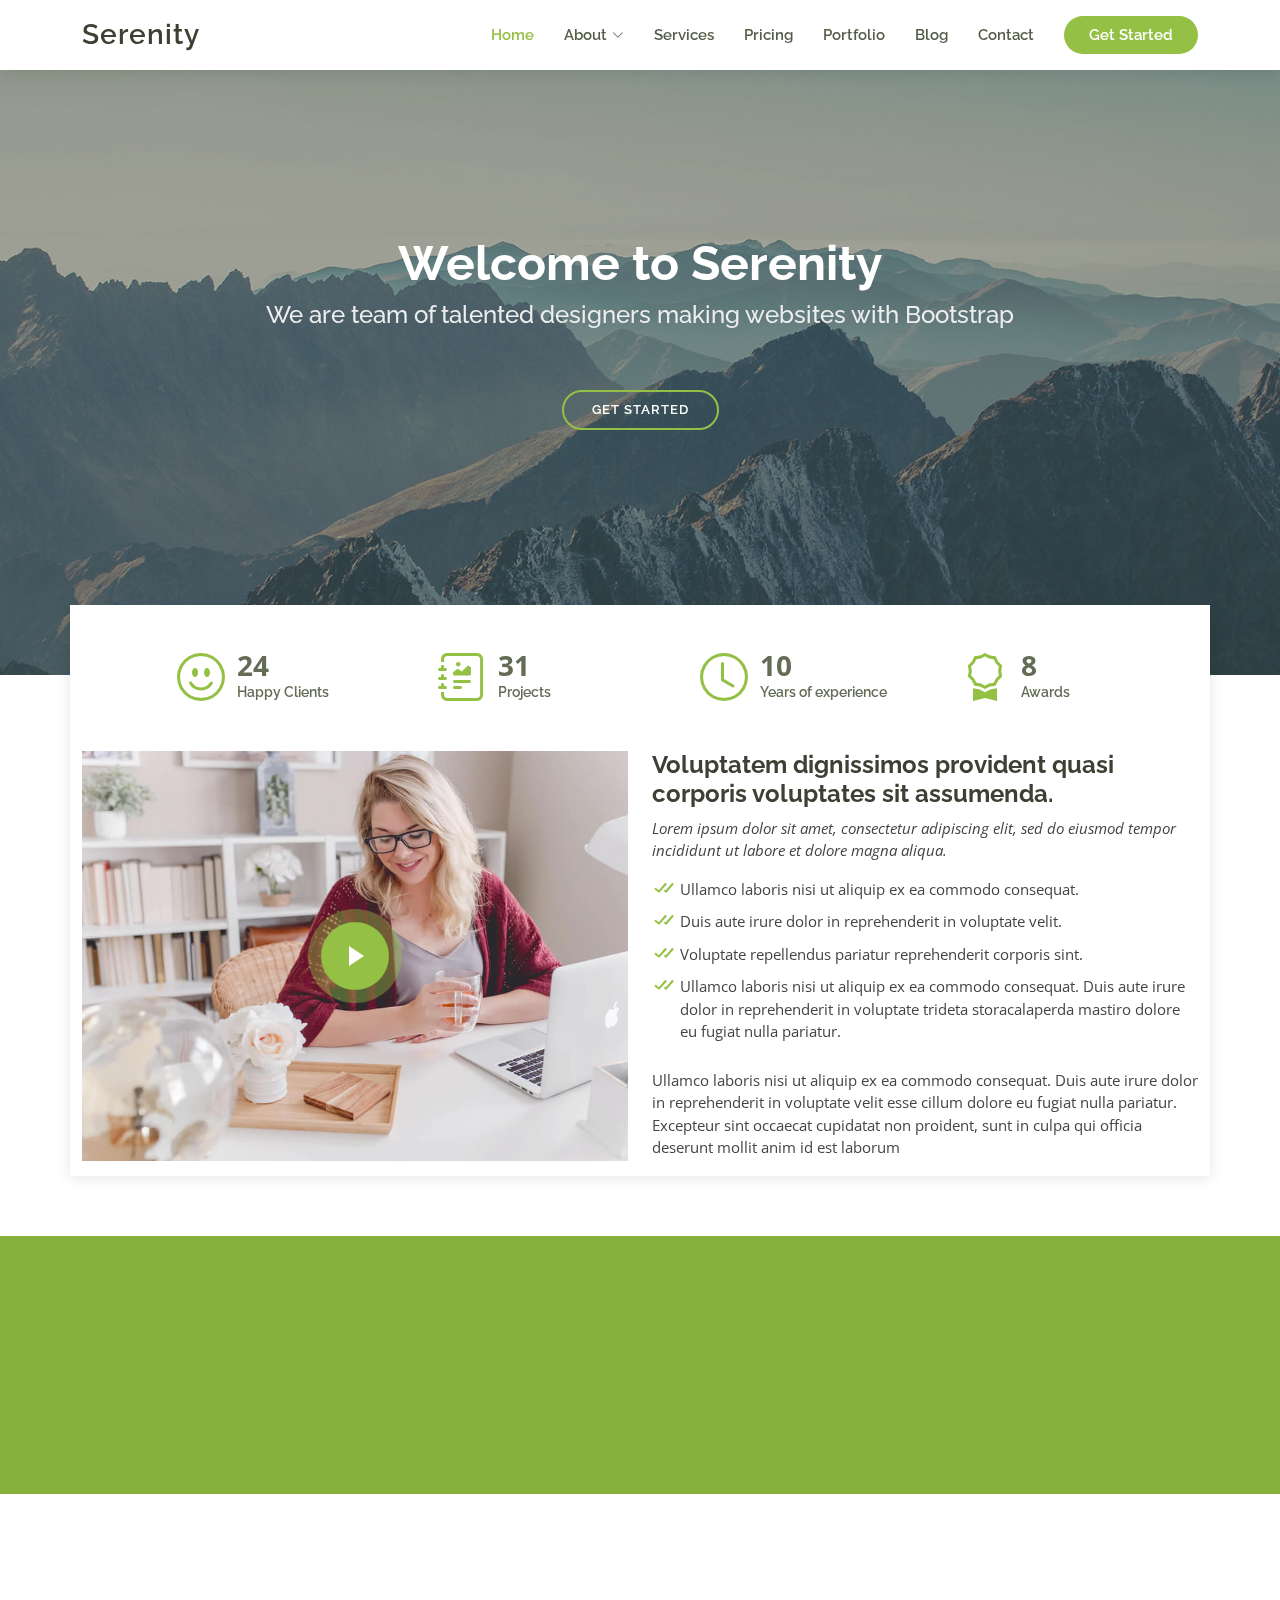
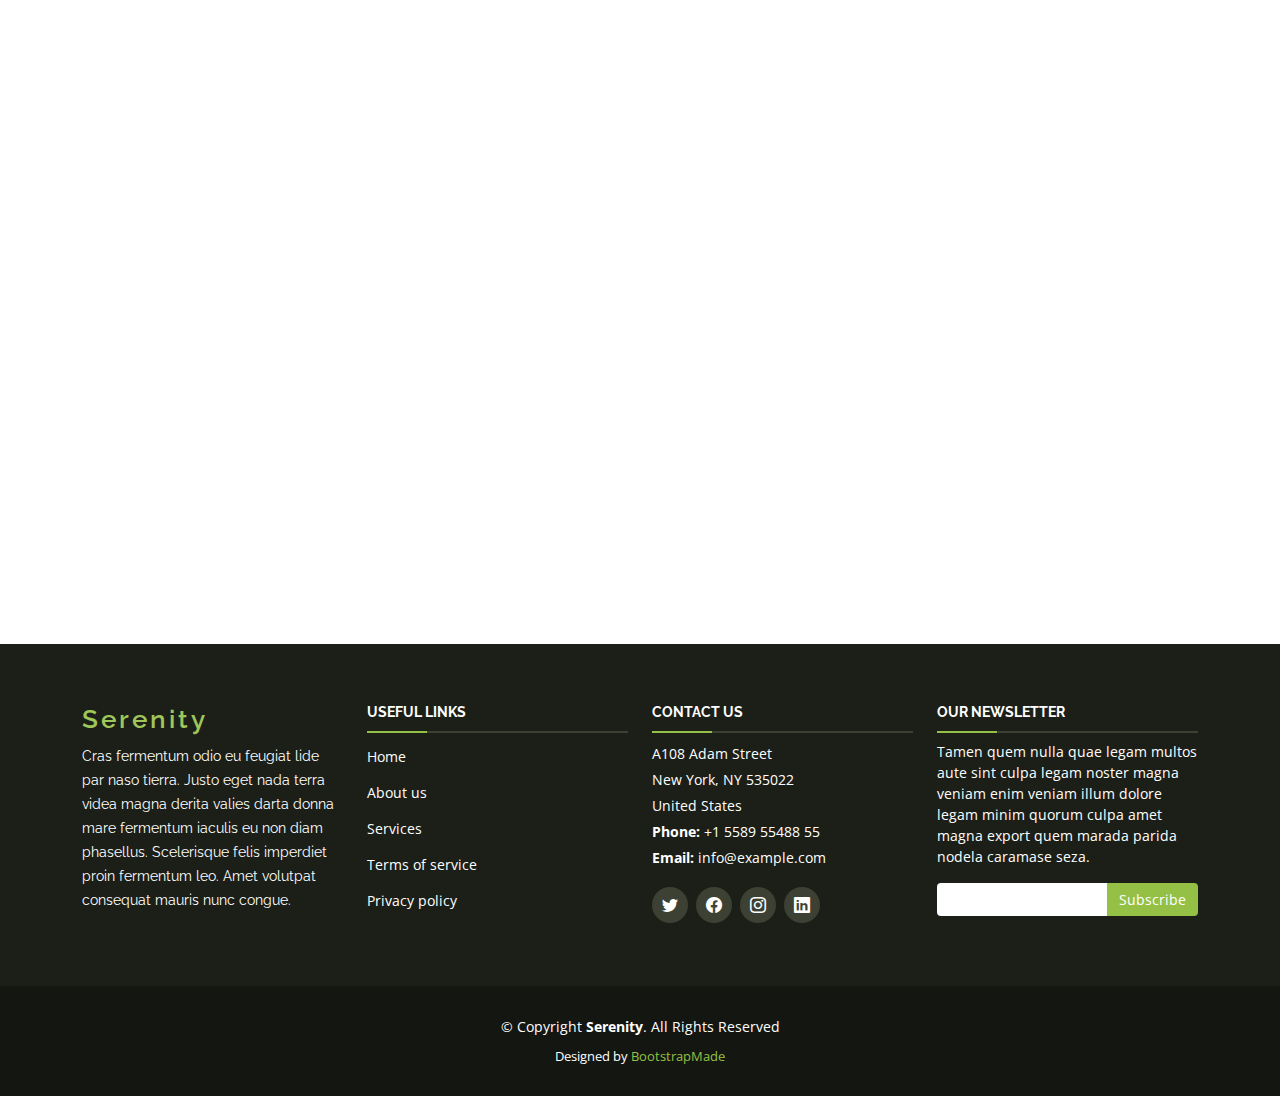
<file: index.html>
<!DOCTYPE html>
<html lang="en">

<head>
  <meta charset="utf-8">
  <meta content="width=device-width, initial-scale=1.0" name="viewport">

  <title>Pushkar Sathe</title>
<!--
    <style>
        body{
            background: #3a145c;
            color: gold;
        }
    </style>
-->
  <meta content="" name="description">
  <meta content="" name="keywords">

  <!-- Favicons -->
  <link href="assets/img/favicon.png" rel="icon">
  <link href="assets/img/apple-touch-icon.png" rel="apple-touch-icon">

  <!-- Google Fonts -->
  <link href="https://fonts.googleapis.com/css?family=Open+Sans:300,300i,400,400i,600,600i,700,700i|Raleway:300,300i,400,400i,500,500i,600,600i,700,700i|Poppins:300,300i,400,400i,500,500i,600,600i,700,700i" rel="stylesheet">

  <!-- Vendor CSS Files -->
  <link href="assets/vendor/aos/aos.css" rel="stylesheet">
  <link href="assets/vendor/bootstrap/css/bootstrap.min.css" rel="stylesheet">
  <link href="assets/vendor/bootstrap-icons/bootstrap-icons.css" rel="stylesheet">
  <link href="assets/vendor/boxicons/css/boxicons.min.css" rel="stylesheet">
  <link href="assets/vendor/glightbox/css/glightbox.min.css" rel="stylesheet">
  <link href="assets/vendor/swiper/swiper-bundle.min.css" rel="stylesheet">

  <!-- Template Main CSS File -->
  <link href="assets/css/style.css" rel="stylesheet">

  <!-- =======================================================
  * Template Name: Serenity - v4.11.0
  * Template URL: https://bootstrapmade.com/serenity-bootstrap-corporate-template/
  * Author: BootstrapMade.com
  * License: https://bootstrapmade.com/license/
  ======================================================== -->
</head>

<body>

  <!-- ======= Header ======= -->
  <header id="header" class="fixed-top d-flex align-items-center">
    <div class="container d-flex align-items-center justify-content-between">

      <div class="logo">
        <h1 class="text-light"><a href="index.html">Serenity</a></h1>
        <!-- Uncomment below if you prefer to use an image logo -->
        <!-- <a href="index.html"><img src="assets/img/logo.png" alt="" class="img-fluid"></a>-->
      </div>

      <nav id="navbar" class="navbar">
        <ul>
          <li><a class="active" href="index.html">Home</a></li>
          <li class="dropdown"><a href="#"><span>About</span> <i class="bi bi-chevron-down"></i></a>
            <ul>
              <li><a href="about.html">About</a></li>
              <!-- <li><a href="team.html">Team</a></li> -->
              <li class="dropdown"><a href="#"><span>Deep Drop Down</span> <i class="bi bi-chevron-right"></i></a>
                <ul>
                  <li><a href="#">Deep Drop Down 1</a></li>
                  <li><a href="#">Deep Drop Down 2</a></li>
                  <li><a href="#">Deep Drop Down 3</a></li>
                  <li><a href="#">Deep Drop Down 4</a></li>
                  <li><a href="#">Deep Drop Down 5</a></li>
                </ul>
              </li>
            </ul>
          </li>
          <li><a href="services.html">Services</a></li>
          <li><a href="pricing.html">Pricing</a></li>
          <li><a href="portfolio.html">Portfolio</a></li>
          <li><a href="blog.html">Blog</a></li>
          <li><a href="contact.html">Contact</a></li>

          <li><a class="getstarted" href="about.html">Get Started</a></li>
        </ul>
        <i class="bi bi-list mobile-nav-toggle"></i>
      </nav><!-- .navbar -->

    </div>
  </header><!-- End Header -->

  <!-- ======= Hero Section ======= -->
  <section id="hero">
    <div class="hero-container" data-aos="fade-up">
      <h1>Welcome to Serenity</h1>
      <h2>We are team of talented designers making websites with Bootstrap</h2>
      <a href="#about" class="btn-get-started scrollto">Get Started</a>
    </div>
  </section><!-- End Hero -->

  <main id="main">

    <!-- ======= About Section ======= -->
    <section id="about" class="about">
      <div class="container">

        <div class="row justify-content-end">
          <div class="col-lg-11">
            <div class="row justify-content-end">

              <div class="col-lg-3 col-md-5 col-6 d-md-flex align-items-md-stretch">
                <div class="count-box py-5">
                  <i class="bi bi-emoji-smile"></i>
                  <span data-purecounter-start="0" data-purecounter-end="65" class="purecounter">0</span>
                  <p>Happy Clients</p>
                </div>
              </div>

              <div class="col-lg-3 col-md-5 col-6 d-md-flex align-items-md-stretch">
                <div class="count-box py-5">
                  <i class="bi bi-journal-richtext"></i>
                  <span data-purecounter-start="0" data-purecounter-end="85" class="purecounter">0</span>
                  <p>Projects</p>
                </div>
              </div>

              <div class="col-lg-3 col-md-5 col-6 d-md-flex align-items-md-stretch">
                <div class="count-box pb-5 pt-0 pt-lg-5">
                  <i class="bi bi-clock"></i>
                  <span data-purecounter-start="0" data-purecounter-end="27" class="purecounter">0</span>
                  <p>Years of experience</p>
                </div>
              </div>

              <div class="col-lg-3 col-md-5 col-6 d-md-flex align-items-md-stretch">
                <div class="count-box pb-5 pt-0 pt-lg-5">
                  <i class="bi bi-award"></i>
                  <span data-purecounter-start="0" data-purecounter-end="22" class="purecounter">0</span>
                  <p>Awards</p>
                </div>
              </div>

            </div>
          </div>
        </div>

        <div class="row">

          <div class="col-lg-6 video-box align-self-baseline position-relative">
            <img src="assets/img/about.jpg" class="img-fluid" alt="">
            <a href="https://www.youtube.com/watch?v=jDDaplaOz7Q" class="glightbox play-btn mb-4"></a>
          </div>

          <div class="col-lg-6 pt-3 pt-lg-0 content">
            <h3>Voluptatem dignissimos provident quasi corporis voluptates sit assumenda.</h3>
            <p class="fst-italic">
              Lorem ipsum dolor sit amet, consectetur adipiscing elit, sed do eiusmod tempor incididunt ut labore et dolore
              magna aliqua.
            </p>
            <ul>
              <li><i class="bx bx-check-double"></i> Ullamco laboris nisi ut aliquip ex ea commodo consequat.</li>
              <li><i class="bx bx-check-double"></i> Duis aute irure dolor in reprehenderit in voluptate velit.</li>
              <li><i class="bx bx-check-double"></i> Voluptate repellendus pariatur reprehenderit corporis sint.</li>
              <li><i class="bx bx-check-double"></i> Ullamco laboris nisi ut aliquip ex ea commodo consequat. Duis aute irure dolor in reprehenderit in voluptate trideta storacalaperda mastiro dolore eu fugiat nulla pariatur.</li>
            </ul>
            <p>
              Ullamco laboris nisi ut aliquip ex ea commodo consequat. Duis aute irure dolor in reprehenderit in voluptate
              velit esse cillum dolore eu fugiat nulla pariatur. Excepteur sint occaecat cupidatat non proident, sunt in
              culpa qui officia deserunt mollit anim id est laborum
            </p>
          </div>

        </div>

      </div>
    </section><!-- End About Section -->

    <!-- ======= Cta Section ======= -->
    <section id="cta" class="cta">
      <div class="container" data-aos="fade-in">

        <div class="text-center">
          <h3>Call To Action</h3>
          <p> Duis aute irure dolor in reprehenderit in voluptate velit esse cillum dolore eu fugiat nulla pariatur. Excepteur sint occaecat cupidatat non proident, sunt in culpa qui officia deserunt mollit anim id est laborum.</p>
          <a class="cta-btn" href="#">Call To Action</a>
        </div>

      </div>
    </section><!-- End Cta Section -->

    <!-- ======= Services Section ======= -->
    <section id="services" class="services ">
      <div class="container">

        <div class="section-title pt-5" data-aos="fade-up">
          <h2>Our Services</h2>
        </div>

        <div class="row">
          <div class="col-md-6">
            <div class="icon-box" data-aos="fade-up">
              <div class="icon"><i class="bi bi-briefcase" style="color: #ff689b;"></i></div>
              <h4 class="title"><a href="">Lorem Ipsum</a></h4>
              <p class="description">Voluptatum deleniti atque corrupti quos dolores et quas molestias excepturi sint occaecati cupiditate non provident</p>
            </div>
          </div>
          <div class="col-md-6">
            <div class="icon-box" data-aos="fade-up">
              <div class="icon"><i class="bi bi-book" style="color: #e9bf06;"></i></div>
              <h4 class="title"><a href="">Dolor Sitema</a></h4>
              <p class="description">Minim veniam, quis nostrud exercitation ullamco laboris nisi ut aliquip ex ea commodo consequat tarad limino ata</p>
            </div>
          </div>

          <div class="col-md-6" data-aos="fade-up" data-aos-delay="100">
            <div class="icon-box">
              <div class="icon"><i class="bi bi-card-checklist" style="color: #3fcdc7;"></i></div>
              <h4 class="title"><a href="">Sed ut perspiciatis</a></h4>
              <p class="description">Duis aute irure dolor in reprehenderit in voluptate velit esse cillum dolore eu fugiat nulla pariatur</p>
            </div>
          </div>
          <div class="col-md-6" data-aos="fade-up" data-aos-delay="100">
            <div class="icon-box">
              <div class="icon"><i class="bi bi-binoculars" style="color:#41cf2e;"></i></div>
              <h4 class="title"><a href="">Magni Dolores</a></h4>
              <p class="description">Excepteur sint occaecat cupidatat non proident, sunt in culpa qui officia deserunt mollit anim id est laborum</p>
            </div>
          </div>

          <div class="col-md-6" data-aos="fade-up" data-aos-delay="200">
            <div class="icon-box">
              <div class="icon"><i class="bi bi-globe" style="color: #d6ff22;"></i></div>
              <h4 class="title"><a href="">Nemo Enim</a></h4>
              <p class="description">At vero eos et accusamus et iusto odio dignissimos ducimus qui blanditiis praesentium voluptatum deleniti atque</p>
            </div>
          </div>
          <div class="col-md-6" data-aos="fade-up" data-aos-delay="200">
            <div class="icon-box">
              <div class="icon"><i class="bi bi-clock" style="color: #4680ff;"></i></div>
              <h4 class="title"><a href="">Eiusmod Tempor</a></h4>
              <p class="description">Et harum quidem rerum facilis est et expedita distinctio. Nam libero tempore, cum soluta nobis est eligendi</p>
            </div>
          </div>
        </div>

      </div>
    </section><!-- End Services Section -->

  </main><!-- End #main -->

  <!-- ======= Footer ======= -->
  <footer id="footer">
    <div class="footer-top">
      <div class="container">
        <div class="row">

          <div class="col-lg-3 col-md-6 footer-info">
            <h3>Serenity</h3>
            <p>Cras fermentum odio eu feugiat lide par naso tierra. Justo eget nada terra videa magna derita valies darta donna mare fermentum iaculis eu non diam phasellus. Scelerisque felis imperdiet proin fermentum leo. Amet volutpat consequat mauris nunc congue.</p>
          </div>

          <div class="col-lg-3 col-md-6 footer-links">
            <h4>Useful Links</h4>
            <ul>
              <li><a href="#">Home</a></li>
              <li><a href="#">About us</a></li>
              <li><a href="#">Services</a></li>
              <li><a href="#">Terms of service</a></li>
              <li><a href="#">Privacy policy</a></li>
            </ul>
          </div>

          <div class="col-lg-3 col-md-6 footer-contact">
            <h4>Contact Us</h4>
            <p>
              A108 Adam Street <br>
              New York, NY 535022<br>
              United States <br>
              <strong>Phone:</strong> +1 5589 55488 55<br>
              <strong>Email:</strong> info@example.com<br>
            </p>

            <div class="social-links">
              <a href="#" class="twitter"><i class="bi bi-twitter"></i></a>
              <a href="#" class="facebook"><i class="bi bi-facebook"></i></a>
              <a href="#" class="instagram"><i class="bi bi-instagram"></i></a>
              <a href="#" class="linkedin"><i class="bi bi-linkedin"></i></a>
            </div>

          </div>

          <div class="col-lg-3 col-md-6 footer-newsletter">
            <h4>Our Newsletter</h4>
            <p>Tamen quem nulla quae legam multos aute sint culpa legam noster magna veniam enim veniam illum dolore legam minim quorum culpa amet magna export quem marada parida nodela caramase seza.</p>
            <form action="" method="post">
              <input type="email" name="email"><input type="submit" value="Subscribe">
            </form>
          </div>

        </div>
      </div>
    </div>

    <div class="container">
      <div class="copyright">
        &copy; Copyright <strong><span>Serenity</span></strong>. All Rights Reserved
      </div>
      <div class="credits">
        <!-- All the links in the footer should remain intact. -->
        <!-- You can delete the links only if you purchased the pro version. -->
        <!-- Licensing information: https://bootstrapmade.com/license/ -->
        <!-- Purchase the pro version with working PHP/AJAX contact form: https://bootstrapmade.com/serenity-bootstrap-corporate-template/ -->
        Designed by <a href="https://bootstrapmade.com/">BootstrapMade</a>
      </div>
    </div>
  </footer><!-- End Footer -->

  <a href="#" class="back-to-top d-flex align-items-center justify-content-center"><i class="bi bi-arrow-up-short"></i></a>

  <!-- Vendor JS Files -->
  <script src="assets/vendor/purecounter/purecounter_vanilla.js"></script>
  <script src="assets/vendor/aos/aos.js"></script>
  <script src="assets/vendor/bootstrap/js/bootstrap.bundle.min.js"></script>
  <script src="assets/vendor/glightbox/js/glightbox.min.js"></script>
  <script src="assets/vendor/isotope-layout/isotope.pkgd.min.js"></script>
  <script src="assets/vendor/swiper/swiper-bundle.min.js"></script>
  <script src="assets/vendor/waypoints/noframework.waypoints.js"></script>
  <script src="assets/vendor/php-email-form/validate.js"></script>

  <!-- Template Main JS File -->
  <script src="assets/js/main.js"></script>

</body>

</html>
</file>
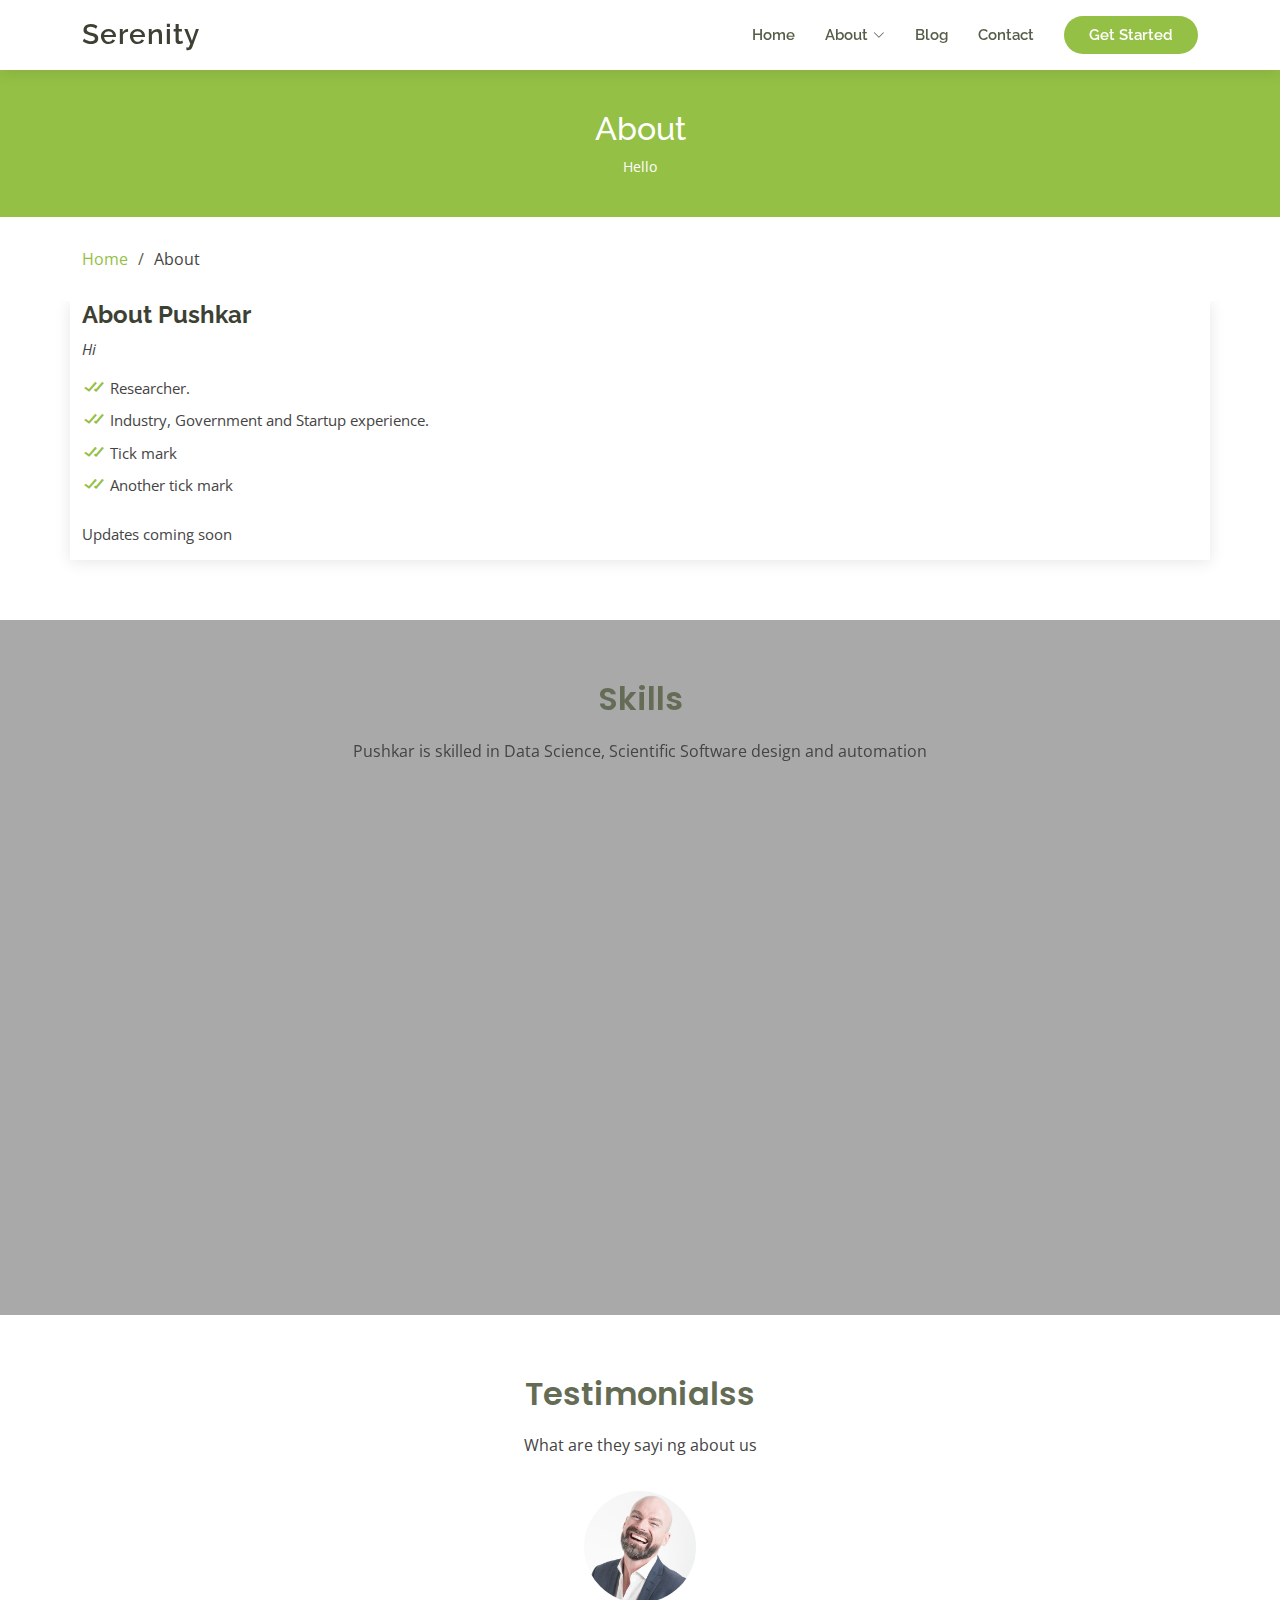
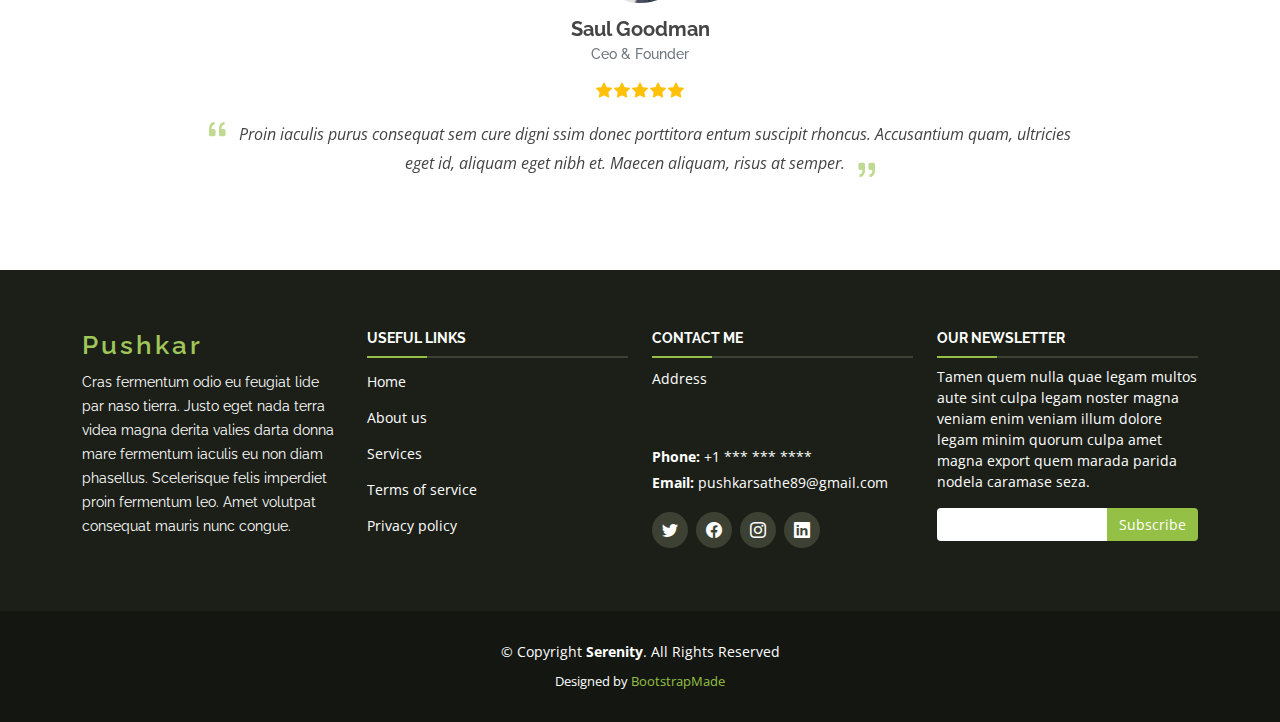
<file: about.html>
<!DOCTYPE html>
<html lang="en">

<head>
  <meta charset="utf-8">
  <meta content="width=device-width, initial-scale=1.0" name="viewport">

  <title>About - Serenity Bootstrap Template</title>
  <meta content="" name="description">
  <meta content="" name="keywords">

  <!-- Favicons -->
  <link href="assets/img/favicon.png" rel="icon">
  <link href="assets/img/apple-touch-icon.png" rel="apple-touch-icon">

  <!-- Google Fonts -->
  <link href="https://fonts.googleapis.com/css?family=Open+Sans:300,300i,400,400i,600,600i,700,700i|Raleway:300,300i,400,400i,500,500i,600,600i,700,700i|Poppins:300,300i,400,400i,500,500i,600,600i,700,700i" rel="stylesheet">

  <!-- Vendor CSS Files -->
  <link href="assets/vendor/aos/aos.css" rel="stylesheet">
  <link href="assets/vendor/bootstrap/css/bootstrap.min.css" rel="stylesheet">
  <link href="assets/vendor/bootstrap-icons/bootstrap-icons.css" rel="stylesheet">
  <link href="assets/vendor/boxicons/css/boxicons.min.css" rel="stylesheet">
  <link href="assets/vendor/glightbox/css/glightbox.min.css" rel="stylesheet">
  <link href="assets/vendor/swiper/swiper-bundle.min.css" rel="stylesheet">

  <!-- Template Main CSS File -->
  <link href="assets/css/style.css" rel="stylesheet">

  <!-- =======================================================
  * Template Name: Serenity - v4.11.0
  * Template URL: https://bootstrapmade.com/serenity-bootstrap-corporate-template/
  * Author: BootstrapMade.com
  * License: https://bootstrapmade.com/license/
  ======================================================== -->
</head>

<body>

  <!-- ======= Header ======= -->
  <header id="header" class="fixed-top d-flex align-items-center">
    <div class="container d-flex align-items-center justify-content-between">

      <div class="logo">
        <h1 class="text-light"><a href="index.html">Serenity</a></h1>
        <!-- Uncomment below if you prefer to use an image logo -->
        <!-- <a href="index.html"><img src="assets/img/logo.png" alt="" class="img-fluid"></a>-->
      </div>

      <nav id="navbar" class="navbar">
        <ul>
          <li><a href="index.html">Home</a></li>
          <li class="dropdown"><a href="#"><span>About</span> <i class="bi bi-chevron-down"></i></a>
            <ul>
              <li><a class="active" href="about.html">About</a></li>
              <!-- <li><a href="team.html">Team</a></li> -->
              <li class="dropdown"><a href="#"><span>Deep Drop Down</span> <i class="bi bi-chevron-right"></i></a>
                <ul>
                  <li><a href="#">Deep Drop Down 1</a></li>
                  <li><a href="#">Deep Drop Down 2</a></li>
                  <li><a href="#">Deep Drop Down 3</a></li>
                  <li><a href="#">Deep Drop Down 4</a></li>
                  <li><a href="#">Deep Drop Down 5</a></li>
                </ul>
              </li>
            </ul>
          </li>
<!--
          <li><a href="services.html">Services</a></li>
          <li><a href="pricing.html">Pricing</a></li>
          <li><a href="portfolio.html">Portfolio</a></li>
-->
          <li><a href="blog.html">Blog</a></li>
          <li><a href="contact.html">Contact</a></li>

          <li><a class="getstarted" href="about.html">Get Started</a></li>
        </ul>
        <i class="bi bi-list mobile-nav-toggle"></i>
      </nav><!-- .navbar -->

    </div>
  </header><!-- End Header -->

  <main id="main">

    <!-- ======= Breadcrumbs ======= -->
    <section id="breadcrumbs" class="breadcrumbs">
      <div class="breadcrumb-hero">
        <div class="container">
          <div class="breadcrumb-hero">
            <h2>About</h2>
            <p>Hello </p>
          </div>
        </div>
      </div>
      <div class="container">
        <ol>
          <li><a href="index.html">Home</a></li>
          <li>About</li>
        </ol>
      </div>
    </section><!-- End Breadcrumbs -->

    <!-- ======= About Section ======= -->
    <section id="about" class="about">
      <div class="container">

        <div class="row justify-content-end">
          <div class="col-lg-11">
            <div class="row justify-content-end">

<!--
              <div class="col-lg-3 col-md-5 col-6 d-md-flex align-items-md-stretch">
                <div class="count-box py-5">
                  <i class="bi bi-emoji-smile"></i>
                  <span data-purecounter-start="0" data-purecounter-end="100" class="purecounter">0</span>
                  <p>Happy Clients</p>
                </div>
              </div>

              <div class="col-lg-3 col-md-5 col-6 d-md-flex align-items-md-stretch">
                <div class="count-box py-5">
                  <i class="bi bi-journal-richtext"></i>
                  <span data-purecounter-start="0" data-purecounter-end="85" class="purecounter">0</span>
                  <p>Projects</p>
                </div>
              </div>

              <div class="col-lg-3 col-md-5 col-6 d-md-flex align-items-md-stretch">
                <div class="count-box pb-5 pt-0 pt-lg-5">
                  <i class="bi bi-clock"></i>
                  <span data-purecounter-start="0" data-purecounter-end="27" class="purecounter">0</span>
                  <p>Years of experience</p>
                </div>
              </div>

              <div class="col-lg-3 col-md-5 col-6 d-md-flex align-items-md-stretch">
                <div class="count-box pb-5 pt-0 pt-lg-5">
                  <i class="bi bi-award"></i>
                  <span data-purecounter-start="0" data-purecounter-end="22" class="purecounter">0</span>
                  <p>Awards</p>
                </div>
              </div>
-->

            </div>
          </div>
        </div>

        <div class="row">

<!--
          <div class="col-lg-6 video-box align-self-baseline position-relative">
            <img src="assets/img/about.jpg" class="img-fluid" alt="">
            <a href="https://www.youtube.com/watch?v=jDDaplaOz7Q" class="glightbox play-btn mb-4"></a>
          </div>
-->

          <div class="col-lg-6 pt-3 pt-lg-0 content">
            <h3>About Pushkar</h3>
            <p class="fst-italic">
              Hi
            </p>
            <ul>
              <li><i class="bx bx-check-double"></i> Researcher.</li>
              <li><i class="bx bx-check-double"></i>Industry, Government and Startup experience.</li>
              <li><i class="bx bx-check-double"></i> Tick mark</li>
              <li><i class="bx bx-check-double"></i>Another tick mark</li>
            </ul>
            <p>
              Updates coming soon
            </p>
          </div>

        </div>

      </div>
    </section><!-- End About Section -->

    <!-- ======= Work Process Section ======= -->
<!--
    <section id="work-process" class="work-process">
      <div class="container">

        <div class="section-title" data-aos="fade-up">
          <h2>Work Process</h2>
          <p>Magnam dolores commodi suscipit. Necessitatibus eius consequatur ex aliquid fuga eum quidem. Sit sint consectetur velit. Quisquam quos quisquam cupiditate. Et nemo qui impedit suscipit alias ea. Quia fugiat sit in iste officiis commodi quidem hic quas.</p>
        </div>

        <div class="row content">
          <div class="col-md-5" data-aos="fade-right">
            <img src="assets/img/work-process-1.png" class="img-fluid" alt="">
          </div>
          <div class="col-md-7 pt-4" data-aos="fade-left">
            <h3>Voluptatem dignissimos provident quasi corporis voluptates sit assumenda.</h3>
            <p class="fst-italic">
              Lorem ipsum dolor sit amet, consectetur adipiscing elit, sed do eiusmod tempor incididunt ut labore et dolore
              magna aliqua.
            </p>
            <ul>
              <li><i class="bi bi-check"></i> Ullamco laboris nisi ut aliquip ex ea commodo consequat.</li>
              <li><i class="bi bi-check"></i> Duis aute irure dolor in reprehenderit in voluptate velit.</li>
            </ul>
          </div>
        </div>

        <div class="row content">
          <div class="col-md-5 order-1 order-md-2" data-aos="fade-left">
            <img src="assets/img/work-process-2.png" class="img-fluid" alt="">
          </div>
          <div class="col-md-7 pt-5 order-2 order-md-1" data-aos="fade-right">
            <h3>Corporis temporibus maiores provident</h3>
            <p class="fst-italic">
              Lorem ipsum dolor sit amet, consectetur adipiscing elit, sed do eiusmod tempor incididunt ut labore et dolore
              magna aliqua.
            </p>
            <p>
              Ullamco laboris nisi ut aliquip ex ea commodo consequat. Duis aute irure dolor in reprehenderit in voluptate
              velit esse cillum dolore eu fugiat nulla pariatur. Excepteur sint occaecat cupidatat non proident, sunt in
              culpa qui officia deserunt mollit anim id est laborum
            </p>
          </div>
        </div>

        <div class="row content">
          <div class="col-md-5" data-aos="fade-right">
            <img src="assets/img/work-process-3.png" class="img-fluid" alt="">
          </div>
          <div class="col-md-7 pt-5" data-aos="fade-left">
            <h3>Sunt consequatur ad ut est nulla consectetur reiciendis animi voluptas</h3>
            <p>Cupiditate placeat cupiditate placeat est ipsam culpa. Delectus quia minima quod. Sunt saepe odit aut quia voluptatem hic voluptas dolor doloremque.</p>
            <ul>
              <li><i class="bi bi-check"></i> Ullamco laboris nisi ut aliquip ex ea commodo consequat.</li>
              <li><i class="bi bi-check"></i> Duis aute irure dolor in reprehenderit in voluptate velit.</li>
              <li><i class="bi bi-check"></i> Facilis ut et voluptatem aperiam. Autem soluta ad fugiat.</li>
            </ul>
          </div>
        </div>

        <div class="row content">
          <div class="col-md-5 order-1 order-md-2" data-aos="fade-left">
            <img src="assets/img/work-process-4.png" class="img-fluid" alt="">
          </div>
          <div class="col-md-7 pt-5 order-2 order-md-1" data-aos="fade-right">
            <h3>Quas et necessitatibus eaque impedit ipsum animi consequatur incidunt in</h3>
            <p class="fst-italic">
              Lorem ipsum dolor sit amet, consectetur adipiscing elit, sed do eiusmod tempor incididunt ut labore et dolore
              magna aliqua.
            </p>
            <p>
              Ullamco laboris nisi ut aliquip ex ea commodo consequat. Duis aute irure dolor in reprehenderit in voluptate
              velit esse cillum dolore eu fugiat nulla pariatur. Excepteur sint occaecat cupidatat non proident, sunt in
              culpa qui officia deserunt mollit anim id est laborum
            </p>
          </div>
        </div>

      </div>
    </section> End Work Process Section 
-->

    <!-- ======= Our Skills Section ======= -->
    <section id="skills" class="skills section-bg">
      <div class="container">

        <div class="section-title" data-aos="fade-up">
          <h2>Skills</h2>
          <p>Pushkar is skilled in Data Science, Scientific Software design and automation</p>
        </div>

        <div class="row">
          <div class="col-lg-6" data-aos="fade-right">
            <img src="assets/img/skills-img.jpg" class="img-fluid" alt="">
          </div>
          <div class="col-lg-6 pt-4 pt-lg-0 content" data-aos="fade-left">
            <h3>Voluptatem dignissimos provident quasi corporis voluptates</h3>
            <p class="fst-italic">
              Lorem ipsum dolor sit amet, consectetur adipiscing elit, sed do eiusmod tempor incididunt ut labore et dolore
              magna aliqua.
            </p>
            <p>
              Ullamco laboris nisi ut aliquip ex ea commodo consequat. Duis aute irure dolor in reprehenderit in voluptate
              velit esse cillum dolore eu fugiat nulla pariatur. Excepteur sint occaecat cupidatat non proident.
            </p>

            <div class="skills-content">

              <div class="progress">
                <span class="skill">HTML <i class="val">50%</i></span>
                <div class="progress-bar-wrap">
                  <div class="progress-bar" role="progressbar" aria-valuenow="100" aria-valuemin="0" aria-valuemax="100"></div>
                </div>
              </div>

              <div class="progress">
                <span class="skill">CSS <i class="val">30%</i></span>
                <div class="progress-bar-wrap">
                  <div class="progress-bar" role="progressbar" aria-valuenow="90" aria-valuemin="0" aria-valuemax="100"></div>
                </div>
              </div>

              <div class="progress">
                <span class="skill">JavaScript <i class="val">20%</i></span>
                <div class="progress-bar-wrap">
                  <div class="progress-bar" role="progressbar" aria-valuenow="75" aria-valuemin="0" aria-valuemax="100"></div>
                </div>
              </div>

              <div class="progress">
                <span class="skill">Python <i class="val">100%</i></span>
                <div class="progress-bar-wrap">
                  <div class="progress-bar" role="progressbar" aria-valuenow="55" aria-valuemin="0" aria-valuemax="100"></div>
                </div>
              </div>

            </div>

          </div>
        </div>

      </div>
    </section><!-- End Our Skills Section -->

    <section id="testimonials" class="testimonials">
      <div class="container">

        <div class="section-title">
          <h2>Testimonialss</h2>
          <p>What are they sayi ng about us</p>
        </div>

<!--        <div class="slides-1 swiper" data-aos="fade-up">-->
          <div class="swiper-wrapper">

            <div class="swiper-slide">
              <div class="testimonial-item">
                <img src="assets/img/testimonials/testimonials-1.jpg" class="testimonial-img" alt="">
                <h3>Saul Goodman</h3>
                <h4>Ceo &amp; Founder</h4>
                <div class="stars">
                  <i class="bi bi-star-fill"></i><i class="bi bi-star-fill"></i><i class="bi bi-star-fill"></i><i class="bi bi-star-fill"></i><i class="bi bi-star-fill"></i>
                </div>
                <p>
                  <i class="bi bi-quote quote-icon-left"></i>
                  Proin iaculis purus consequat sem cure digni ssim donec porttitora entum suscipit rhoncus. Accusantium quam, ultricies eget id, aliquam eget nibh et. Maecen aliquam, risus at semper.
                  <i class="bi bi-quote quote-icon-right"></i>
                </p>
              </div>
            </div><!-- End testimonial item -->

            <div class="swiper-slide">
              <div class="testimonial-item">
                <img src="assets/img/testimonials/testimonials-2.jpg" class="testimonial-img" alt="">
                <h3>Sara Wilsson</h3>
                <h4>Designer</h4>
                <div class="stars">
                  <i class="bi bi-star-fill"></i><i class="bi bi-star-fill"></i><i class="bi bi-star-fill"></i><i class="bi bi-star-fill"></i><i class="bi bi-star-fill"></i>
                </div>
                <p>
                  <i class="bi bi-quote quote-icon-left"></i>
                  Export tempor illum tamen malis malis eram quae irure esse labore quem cillum quid cillum eram malis quorum velit fore eram velit sunt aliqua noster fugiat irure amet legam anim culpa.
                  <i class="bi bi-quote quote-icon-right"></i>
                </p>
              </div>
            </div><!-- End testimonial item -->

            <div class="swiper-slide">
              <div class="testimonial-item">
                <img src="assets/img/testimonials/testimonials-3.jpg" class="testimonial-img" alt="">
                <h3>Jena Karlis</h3>
                <h4>Store Owner</h4>
                <div class="stars">
                  <i class="bi bi-star-fill"></i><i class="bi bi-star-fill"></i><i class="bi bi-star-fill"></i><i class="bi bi-star-fill"></i><i class="bi bi-star-fill"></i>
                </div>
                <p>
                  <i class="bi bi-quote quote-icon-left"></i>
                  Enim nisi quem export duis labore cillum quae magna enim sint quorum nulla quem veniam duis minim tempor labore quem eram duis noster aute amet eram fore quis sint minim.
                  <i class="bi bi-quote quote-icon-right"></i>
                </p>
              </div>
            </div><!-- End testimonial item -->

            <div class="swiper-slide">
              <div class="testimonial-item">
                <img src="assets/img/testimonials/testimonials-4.jpg" class="testimonial-img" alt="">
                <h3>Matt Brandon</h3>
                <h4>Freelancer</h4>
                <div class="stars">
                  <i class="bi bi-star-fill"></i><i class="bi bi-star-fill"></i><i class="bi bi-star-fill"></i><i class="bi bi-star-fill"></i><i class="bi bi-star-fill"></i>
                </div>
                <p>
                  <i class="bi bi-quote quote-icon-left"></i>
                  Fugiat enim eram quae cillum dolore dolor amet nulla culpa multos export minim fugiat minim velit minim dolor enim duis veniam ipsum anim magna sunt elit fore quem dolore labore illum veniam.
                  <i class="bi bi-quote quote-icon-right"></i>
                </p>
              </div>
            </div><!-- End testimonial item -->

            <div class="swiper-slide">
              <div class="testimonial-item">
                <img src="assets/img/testimonials/testimonials-5.jpg" class="testimonial-img" alt="">
                <h3>John Larson</h3>
                <h4>Entrepreneur</h4>
                <div class="stars">
                  <i class="bi bi-star-fill"></i><i class="bi bi-star-fill"></i><i class="bi bi-star-fill"></i><i class="bi bi-star-fill"></i><i class="bi bi-star-fill"></i>
                </div>
                <p>
                  <i class="bi bi-quote quote-icon-left"></i>
                  Quis quorum aliqua sint quem legam fore sunt eram irure aliqua veniam tempor noster veniam enim culpa labore duis sunt culpa nulla illum cillum fugiat legam esse veniam culpa fore nisi cillum quid.
                  <i class="bi bi-quote quote-icon-right"></i>
                </p>
              </div>
            </div><!-- End testimonial item -->

          </div>
          <div class="swiper-pagination"></div>
        </div>

      </div>
    </section>

    <!-- ======= Our Clients Section ======= -->
<!--
    <section id="clients" class="clients">
      <div class="container" data-aos="fade-up">

        <div class="section-title">
          <h2>Our Clients</h2>
          <p>Magnam dolores commodi suscipit. Necessitatibus eius consequatur ex aliquid fuga eum quidem. Sit sint consectetur velit. Quisquam quos quisquam cupiditate. Et nemo qui impedit suscipit alias ea. Quia fugiat sit in iste officiis commodi quidem hic quas.</p>
        </div>

        <div class="clients-slider swiper">
          <div class="swiper-wrapper align-items-center">
            <div class="swiper-slide"><img src="assets/img/clients/client-1.png" class="img-fluid" alt=""></div>
            <div class="swiper-slide"><img src="assets/img/clients/client-2.png" class="img-fluid" alt=""></div>
            <div class="swiper-slide"><img src="assets/img/clients/client-3.png" class="img-fluid" alt=""></div>
            <div class="swiper-slide"><img src="assets/img/clients/client-4.png" class="img-fluid" alt=""></div>
            <div class="swiper-slide"><img src="assets/img/clients/client-5.png" class="img-fluid" alt=""></div>
            <div class="swiper-slide"><img src="assets/img/clients/client-6.png" class="img-fluid" alt=""></div>
            <div class="swiper-slide"><img src="assets/img/clients/client-7.png" class="img-fluid" alt=""></div>
            <div class="swiper-slide"><img src="assets/img/clients/client-8.png" class="img-fluid" alt=""></div>
          </div>
          <div class="swiper-pagination"></div>
        </div>

      </div>
    </section> End Our Clients Section 
-->

  </main><!-- End #main -->

  <!-- ======= Footer ======= -->
  <footer id="footer">
    <div class="footer-top">
      <div class="container">
        <div class="row">

          <div class="col-lg-3 col-md-6 footer-info">
            <h3>Pushkar</h3>
            <p>Cras fermentum odio eu feugiat lide par naso tierra. Justo eget nada terra videa magna derita valies darta donna mare fermentum iaculis eu non diam phasellus. Scelerisque felis imperdiet proin fermentum leo. Amet volutpat consequat mauris nunc congue.</p>
          </div>

          <div class="col-lg-3 col-md-6 footer-links">
            <h4>Useful Links</h4>
            <ul>
              <li><a href="#">Home</a></li>
              <li><a href="#">About us</a></li>
              <li><a href="#">Services</a></li>
              <li><a href="#">Terms of service</a></li>
              <li><a href="#">Privacy policy</a></li>
            </ul>
          </div>

          <div class="col-lg-3 col-md-6 footer-contact">
            <h4>Contact Me</h4>
            <p>
              Address<br>
              <br>
              <br>
              <strong>Phone:</strong> +1 *** *** ****<br>
              <strong>Email:</strong> pushkarsathe89@gmail.com<br>
            </p>

            <div class="social-links">
              <a href="#" class="twitter"><i class="bi bi-twitter"></i></a>
              <a href="#" class="facebook"><i class="bi bi-facebook"></i></a>
              <a href="#" class="instagram"><i class="bi bi-instagram"></i></a>
              <a href="#" class="linkedin"><i class="bi bi-linkedin"></i></a>
            </div>

          </div>

          <div class="col-lg-3 col-md-6 footer-newsletter">
            <h4>Our Newsletter</h4>
            <p>Tamen quem nulla quae legam multos aute sint culpa legam noster magna veniam enim veniam illum dolore legam minim quorum culpa amet magna export quem marada parida nodela caramase seza.</p>
            <form action="" method="post">
              <input type="email" name="email"><input type="submit" value="Subscribe">
            </form>
          </div>

        </div>
      </div>
    </div>

    <div class="container">
      <div class="copyright">
        &copy; Copyright <strong><span>Serenity</span></strong>. All Rights Reserved
      </div>
      <div class="credits">
        <!-- All the links in the footer should remain intact. -->
        <!-- You can delete the links only if you purchased the pro version. -->
        <!-- Licensing information: https://bootstrapmade.com/license/ -->
        <!-- Purchase the pro version with working PHP/AJAX contact form: https://bootstrapmade.com/serenity-bootstrap-corporate-template/ -->
        Designed by <a href="https://bootstrapmade.com/">BootstrapMade</a>
      </div>
    </div>
  </footer><!-- End Footer -->

  <a href="#" class="back-to-top d-flex align-items-center justify-content-center"><i class="bi bi-arrow-up-short"></i></a>

  <!-- Vendor JS Files -->
  <script src="assets/vendor/purecounter/purecounter_vanilla.js"></script>
  <script src="assets/vendor/aos/aos.js"></script>
  <script src="assets/vendor/bootstrap/js/bootstrap.bundle.min.js"></script>
  <script src="assets/vendor/glightbox/js/glightbox.min.js"></script>
  <script src="assets/vendor/isotope-layout/isotope.pkgd.min.js"></script>
  <script src="assets/vendor/swiper/swiper-bundle.min.js"></script>
  <script src="assets/vendor/waypoints/noframework.waypoints.js"></script>
  <script src="assets/vendor/php-email-form/validate.js"></script>

  <!-- Template Main JS File -->
  <script src="assets/js/main.js"></script>

</body>

</html>
</file>
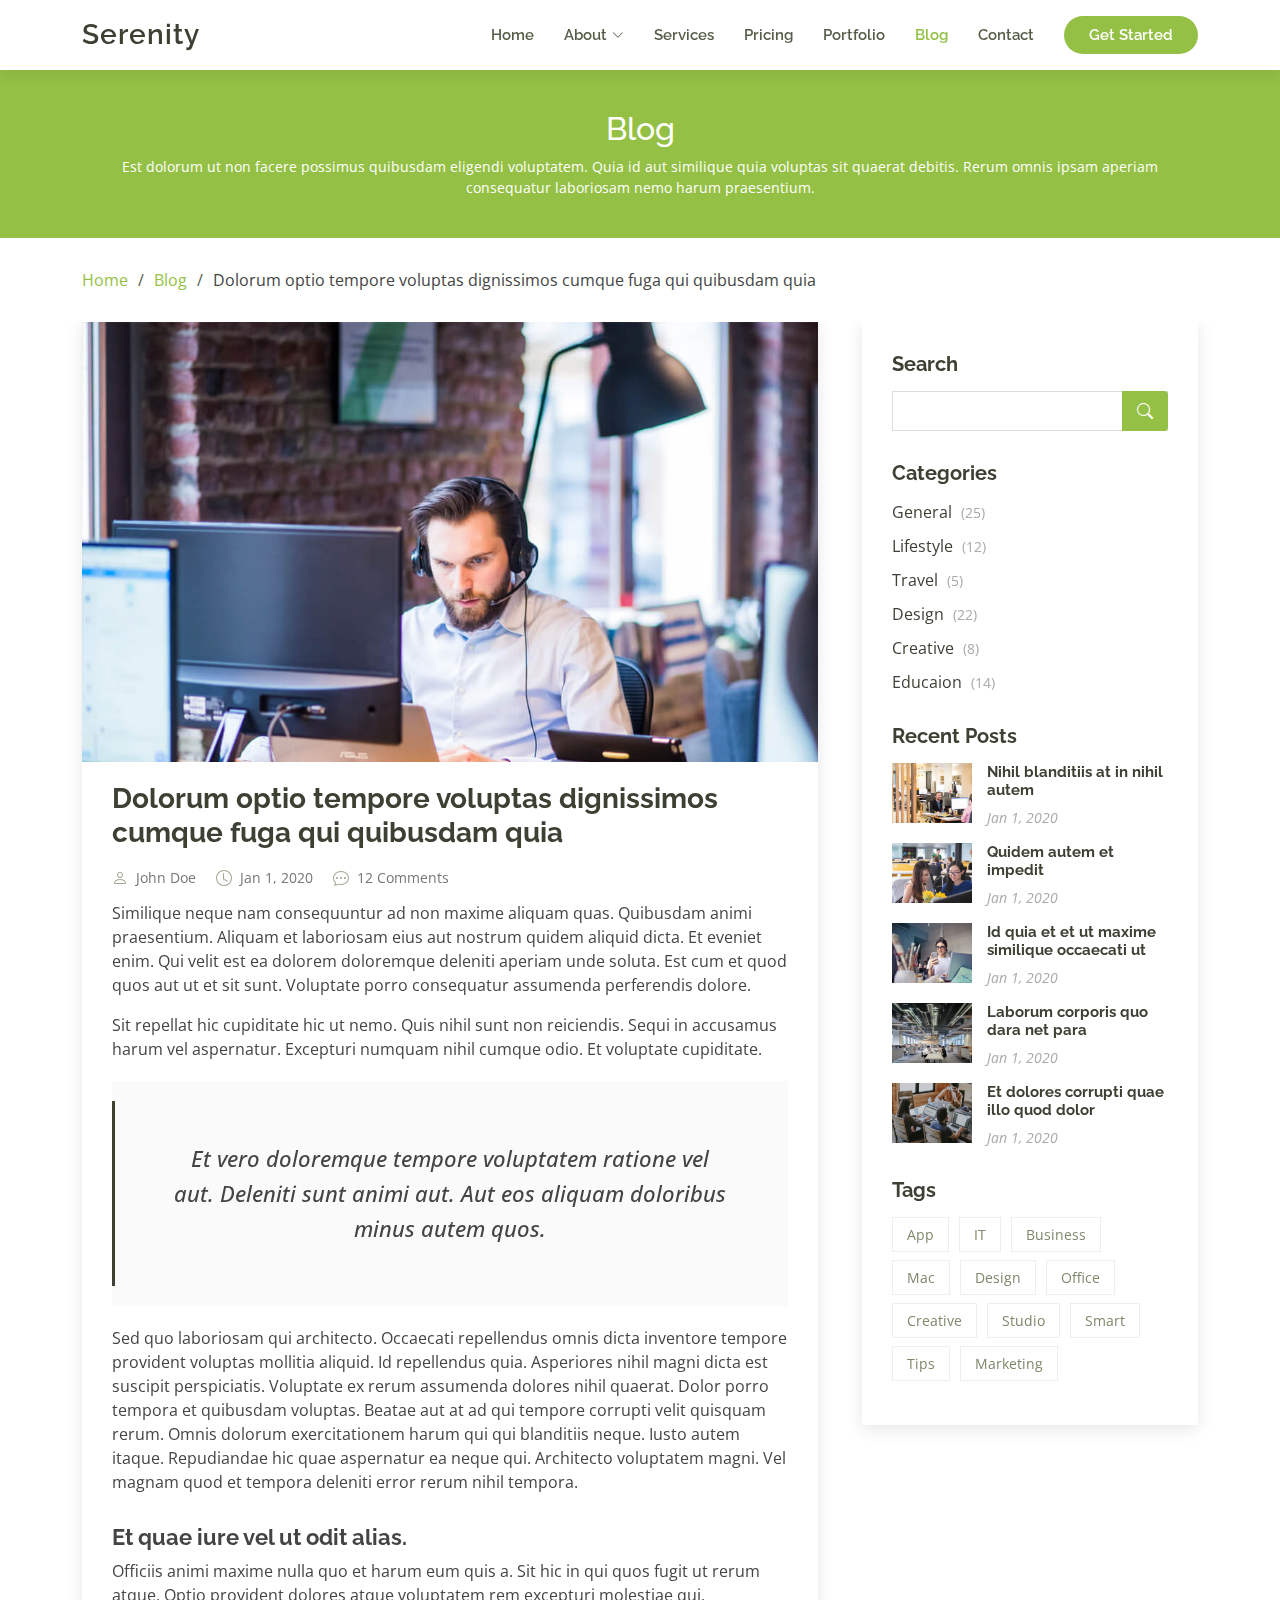
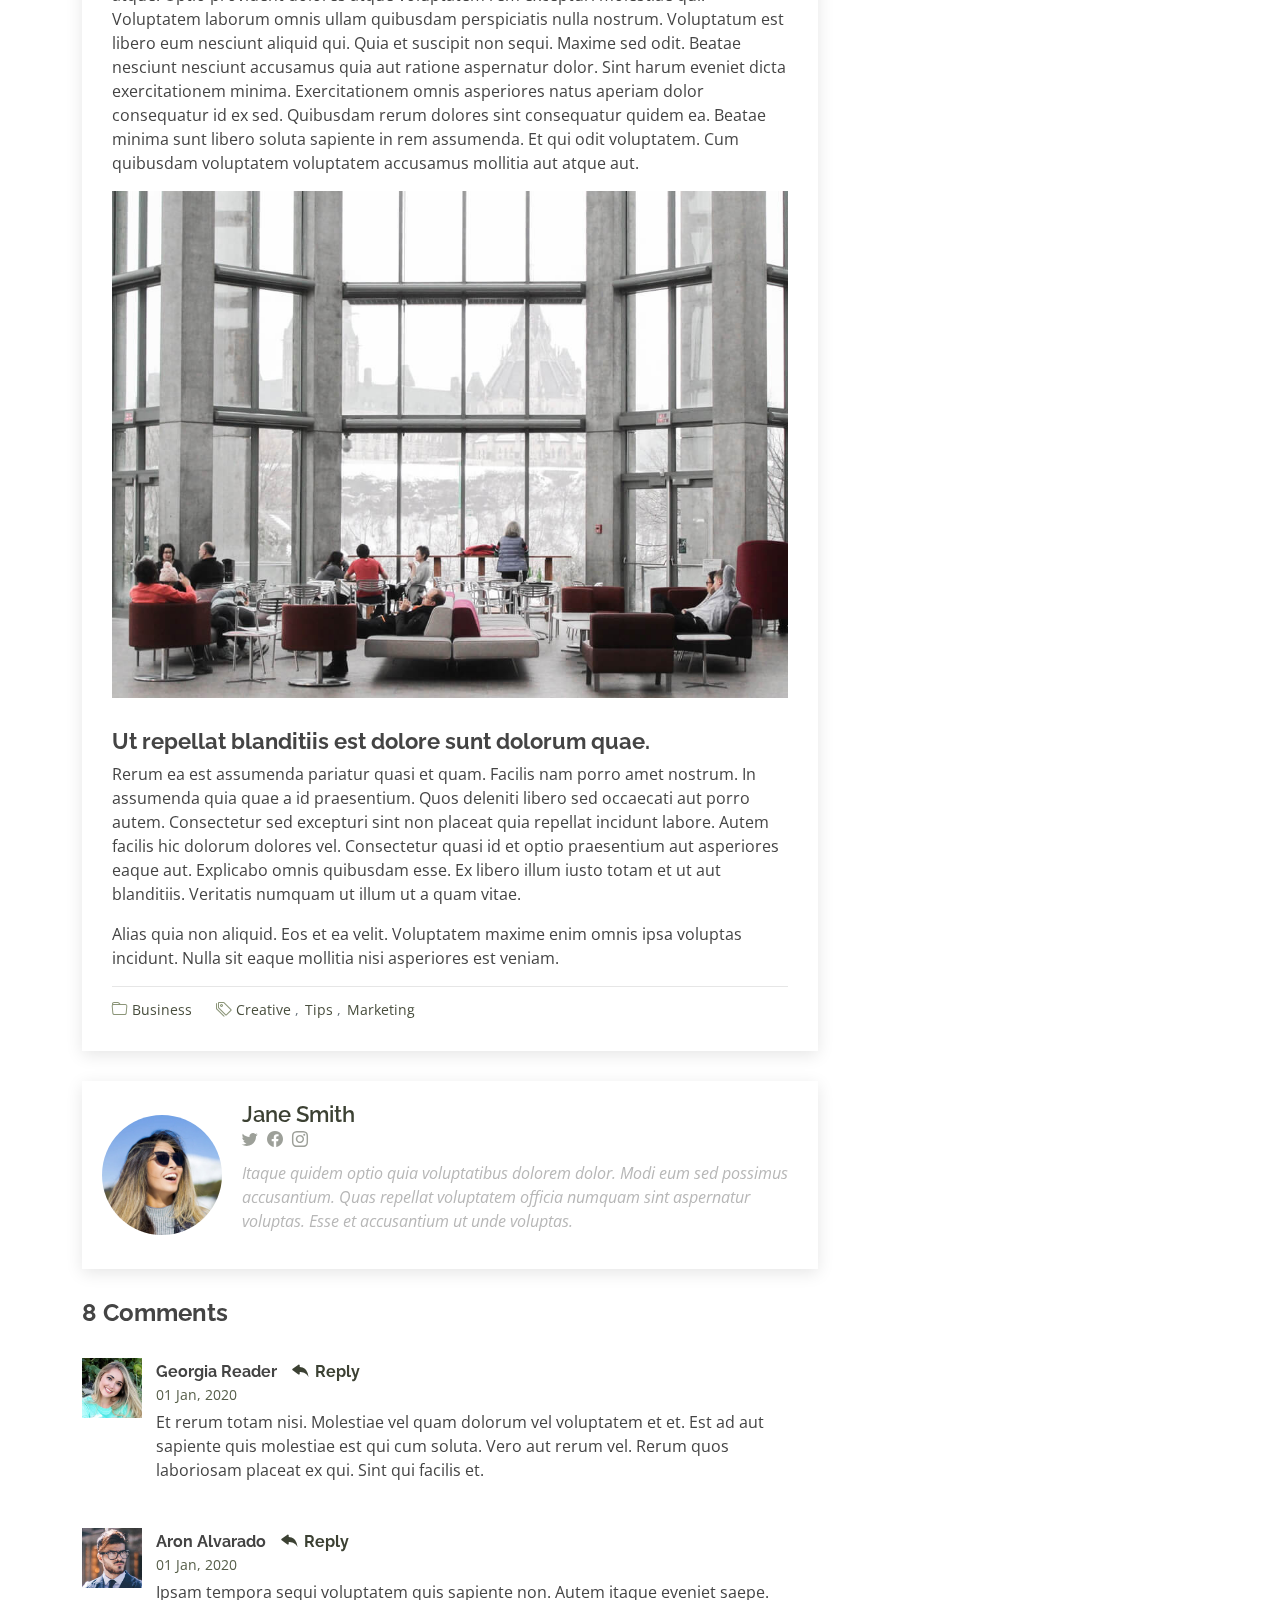
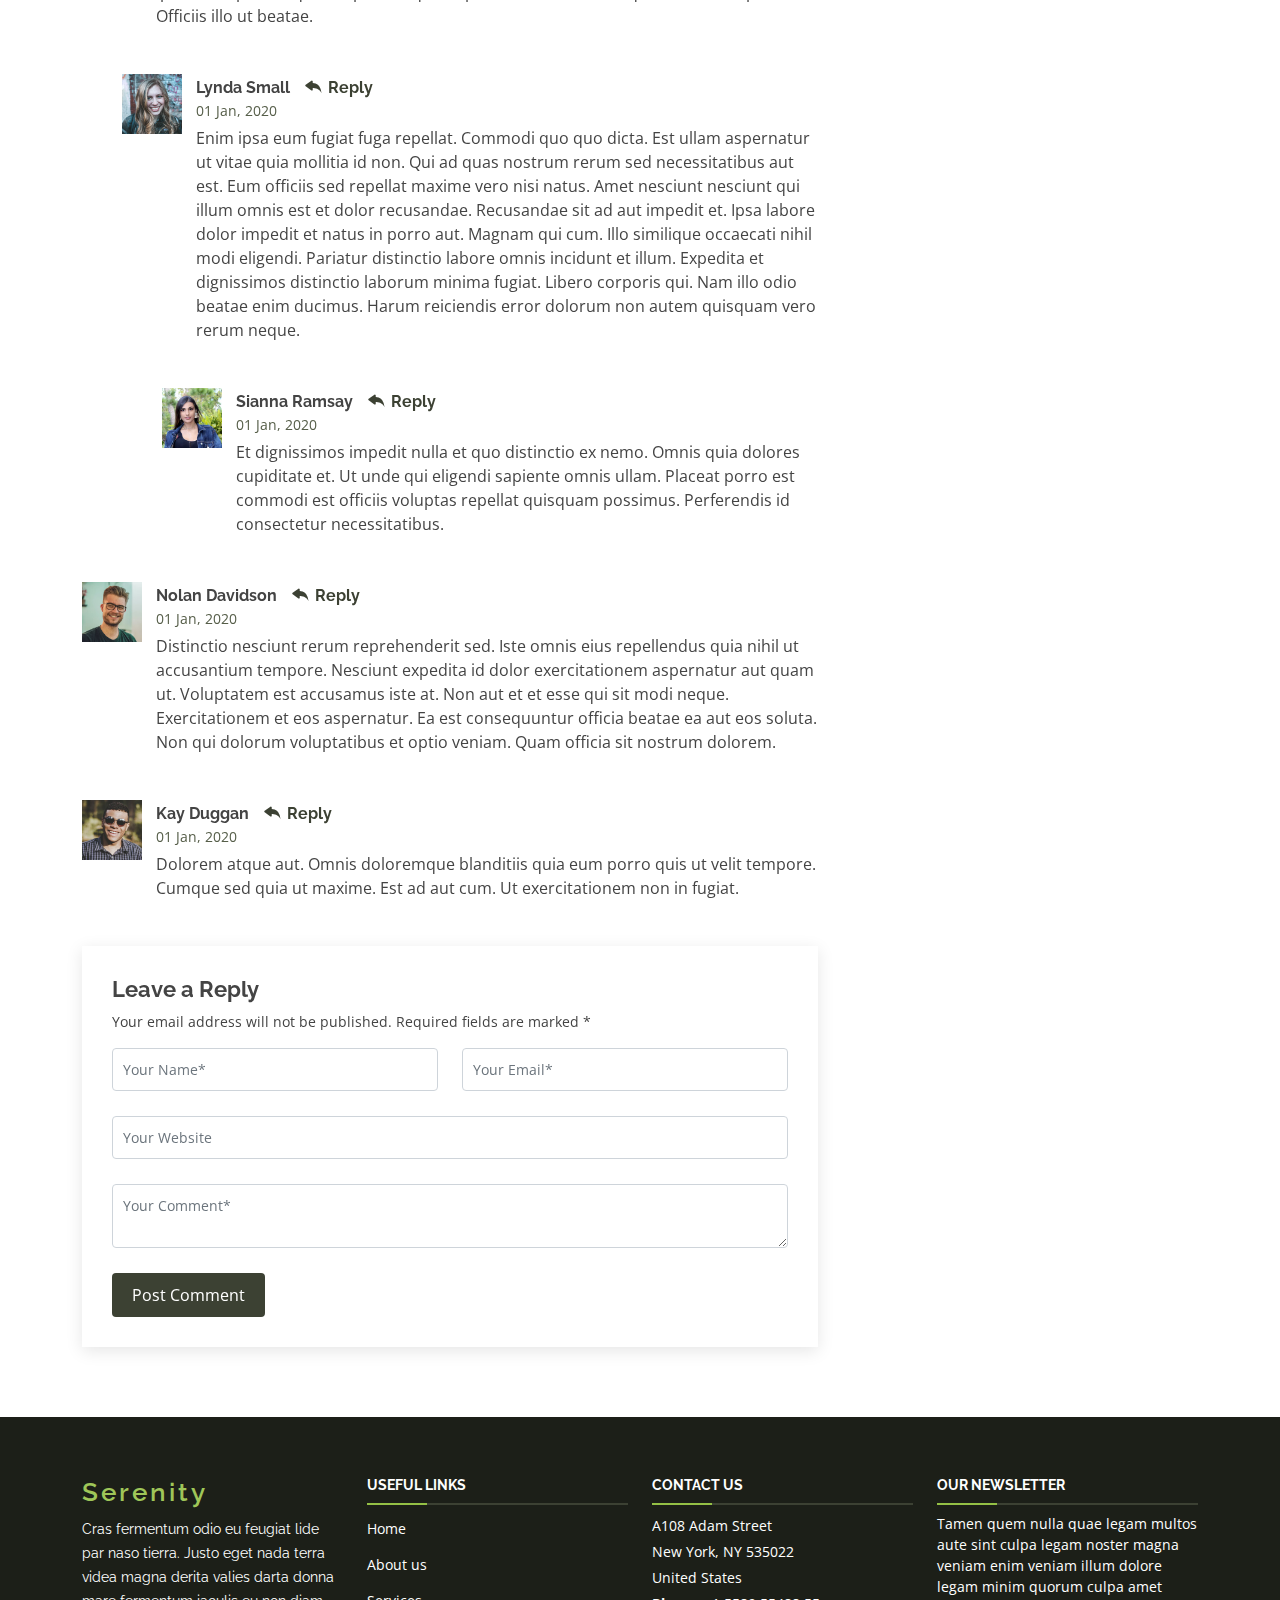
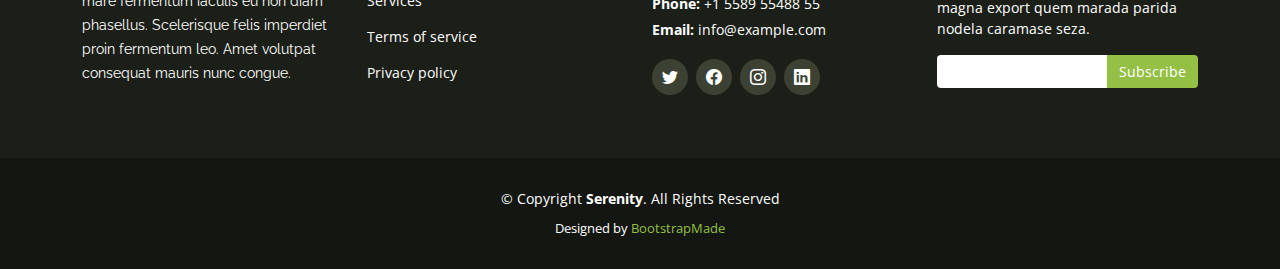
<file: blog-single.html>
<!DOCTYPE html>
<html lang="en">

<head>
  <meta charset="utf-8">
  <meta content="width=device-width, initial-scale=1.0" name="viewport">

  <title>Blog Single - Serenity Bootstrap Template</title>
  <meta content="" name="description">
  <meta content="" name="keywords">

  <!-- Favicons -->
  <link href="assets/img/favicon.png" rel="icon">
  <link href="assets/img/apple-touch-icon.png" rel="apple-touch-icon">

  <!-- Google Fonts -->
  <link href="https://fonts.googleapis.com/css?family=Open+Sans:300,300i,400,400i,600,600i,700,700i|Raleway:300,300i,400,400i,500,500i,600,600i,700,700i|Poppins:300,300i,400,400i,500,500i,600,600i,700,700i" rel="stylesheet">

  <!-- Vendor CSS Files -->
  <link href="assets/vendor/aos/aos.css" rel="stylesheet">
  <link href="assets/vendor/bootstrap/css/bootstrap.min.css" rel="stylesheet">
  <link href="assets/vendor/bootstrap-icons/bootstrap-icons.css" rel="stylesheet">
  <link href="assets/vendor/boxicons/css/boxicons.min.css" rel="stylesheet">
  <link href="assets/vendor/glightbox/css/glightbox.min.css" rel="stylesheet">
  <link href="assets/vendor/swiper/swiper-bundle.min.css" rel="stylesheet">

  <!-- Template Main CSS File -->
  <link href="assets/css/style.css" rel="stylesheet">

  <!-- =======================================================
  * Template Name: Serenity - v4.11.0
  * Template URL: https://bootstrapmade.com/serenity-bootstrap-corporate-template/
  * Author: BootstrapMade.com
  * License: https://bootstrapmade.com/license/
  ======================================================== -->
</head>

<body>

  <!-- ======= Header ======= -->
  <header id="header" class="fixed-top d-flex align-items-center">
    <div class="container d-flex align-items-center justify-content-between">

      <div class="logo">
        <h1 class="text-light"><a href="index.html">Serenity</a></h1>
        <!-- Uncomment below if you prefer to use an image logo -->
        <!-- <a href="index.html"><img src="assets/img/logo.png" alt="" class="img-fluid"></a>-->
      </div>

      <nav id="navbar" class="navbar">
        <ul>
          <li><a href="index.html">Home</a></li>
          <li class="dropdown"><a href="#"><span>About</span> <i class="bi bi-chevron-down"></i></a>
            <ul>
              <li><a href="about.html">About</a></li>
              <li><a href="team.html">Team</a></li>
              <li class="dropdown"><a href="#"><span>Deep Drop Down</span> <i class="bi bi-chevron-right"></i></a>
                <ul>
                  <li><a href="#">Deep Drop Down 1</a></li>
                  <li><a href="#">Deep Drop Down 2</a></li>
                  <li><a href="#">Deep Drop Down 3</a></li>
                  <li><a href="#">Deep Drop Down 4</a></li>
                  <li><a href="#">Deep Drop Down 5</a></li>
                </ul>
              </li>
            </ul>
          </li>
          <li><a href="services.html">Services</a></li>
          <li><a href="pricing.html">Pricing</a></li>
          <li><a href="portfolio.html">Portfolio</a></li>
          <li><a class="active" href="blog.html">Blog</a></li>
          <li><a href="contact.html">Contact</a></li>

          <li><a class="getstarted" href="about.html">Get Started</a></li>
        </ul>
        <i class="bi bi-list mobile-nav-toggle"></i>
      </nav><!-- .navbar -->

    </div>
  </header><!-- End Header -->

  <main id="main">

    <!-- ======= Breadcrumbs ======= -->
    <section id="breadcrumbs" class="breadcrumbs">
      <div class="breadcrumb-hero">
        <div class="container">
          <div class="breadcrumb-hero">
            <h2>Blog</h2>
            <p>Est dolorum ut non facere possimus quibusdam eligendi voluptatem. Quia id aut similique quia voluptas sit quaerat debitis. Rerum omnis ipsam aperiam consequatur laboriosam nemo harum praesentium. </p>
          </div>
        </div>
      </div>
      <div class="container">
        <ol>
          <li><a href="index.html">Home</a></li>
          <li><a href="blog.html">Blog</a></li>
          <li>Dolorum optio tempore voluptas dignissimos cumque fuga qui quibusdam quia</li>
        </ol>
      </div>
    </section><!-- End Breadcrumbs -->

    <!-- ======= Blog Single Section ======= -->
    <section id="blog" class="blog">
      <div class="container" data-aos="fade-up">

        <div class="row">

          <div class="col-lg-8 entries">

            <article class="entry entry-single">

              <div class="entry-img">
                <img src="assets/img/blog/blog-1.jpg" alt="" class="img-fluid">
              </div>

              <h2 class="entry-title">
                <a href="blog-single.html">Dolorum optio tempore voluptas dignissimos cumque fuga qui quibusdam quia</a>
              </h2>

              <div class="entry-meta">
                <ul>
                  <li class="d-flex align-items-center"><i class="bi bi-person"></i> <a href="blog-single.html">John Doe</a></li>
                  <li class="d-flex align-items-center"><i class="bi bi-clock"></i> <a href="blog-single.html"><time datetime="2020-01-01">Jan 1, 2020</time></a></li>
                  <li class="d-flex align-items-center"><i class="bi bi-chat-dots"></i> <a href="blog-single.html">12 Comments</a></li>
                </ul>
              </div>

              <div class="entry-content">
                <p>
                  Similique neque nam consequuntur ad non maxime aliquam quas. Quibusdam animi praesentium. Aliquam et laboriosam eius aut nostrum quidem aliquid dicta.
                  Et eveniet enim. Qui velit est ea dolorem doloremque deleniti aperiam unde soluta. Est cum et quod quos aut ut et sit sunt. Voluptate porro consequatur assumenda perferendis dolore.
                </p>

                <p>
                  Sit repellat hic cupiditate hic ut nemo. Quis nihil sunt non reiciendis. Sequi in accusamus harum vel aspernatur. Excepturi numquam nihil cumque odio. Et voluptate cupiditate.
                </p>

                <blockquote>
                  <p>
                    Et vero doloremque tempore voluptatem ratione vel aut. Deleniti sunt animi aut. Aut eos aliquam doloribus minus autem quos.
                  </p>
                </blockquote>

                <p>
                  Sed quo laboriosam qui architecto. Occaecati repellendus omnis dicta inventore tempore provident voluptas mollitia aliquid. Id repellendus quia. Asperiores nihil magni dicta est suscipit perspiciatis. Voluptate ex rerum assumenda dolores nihil quaerat.
                  Dolor porro tempora et quibusdam voluptas. Beatae aut at ad qui tempore corrupti velit quisquam rerum. Omnis dolorum exercitationem harum qui qui blanditiis neque.
                  Iusto autem itaque. Repudiandae hic quae aspernatur ea neque qui. Architecto voluptatem magni. Vel magnam quod et tempora deleniti error rerum nihil tempora.
                </p>

                <h3>Et quae iure vel ut odit alias.</h3>
                <p>
                  Officiis animi maxime nulla quo et harum eum quis a. Sit hic in qui quos fugit ut rerum atque. Optio provident dolores atque voluptatem rem excepturi molestiae qui. Voluptatem laborum omnis ullam quibusdam perspiciatis nulla nostrum. Voluptatum est libero eum nesciunt aliquid qui.
                  Quia et suscipit non sequi. Maxime sed odit. Beatae nesciunt nesciunt accusamus quia aut ratione aspernatur dolor. Sint harum eveniet dicta exercitationem minima. Exercitationem omnis asperiores natus aperiam dolor consequatur id ex sed. Quibusdam rerum dolores sint consequatur quidem ea.
                  Beatae minima sunt libero soluta sapiente in rem assumenda. Et qui odit voluptatem. Cum quibusdam voluptatem voluptatem accusamus mollitia aut atque aut.
                </p>
                <img src="assets/img/blog/blog-inside-post.jpg" class="img-fluid" alt="">

                <h3>Ut repellat blanditiis est dolore sunt dolorum quae.</h3>
                <p>
                  Rerum ea est assumenda pariatur quasi et quam. Facilis nam porro amet nostrum. In assumenda quia quae a id praesentium. Quos deleniti libero sed occaecati aut porro autem. Consectetur sed excepturi sint non placeat quia repellat incidunt labore. Autem facilis hic dolorum dolores vel.
                  Consectetur quasi id et optio praesentium aut asperiores eaque aut. Explicabo omnis quibusdam esse. Ex libero illum iusto totam et ut aut blanditiis. Veritatis numquam ut illum ut a quam vitae.
                </p>
                <p>
                  Alias quia non aliquid. Eos et ea velit. Voluptatem maxime enim omnis ipsa voluptas incidunt. Nulla sit eaque mollitia nisi asperiores est veniam.
                </p>

              </div>

              <div class="entry-footer">
                <i class="bi bi-folder"></i>
                <ul class="cats">
                  <li><a href="#">Business</a></li>
                </ul>

                <i class="bi bi-tags"></i>
                <ul class="tags">
                  <li><a href="#">Creative</a></li>
                  <li><a href="#">Tips</a></li>
                  <li><a href="#">Marketing</a></li>
                </ul>
              </div>

            </article><!-- End blog entry -->

            <div class="blog-author d-flex align-items-center">
              <img src="assets/img/blog/blog-author.jpg" class="rounded-circle float-left" alt="">
              <div>
                <h4>Jane Smith</h4>
                <div class="social-links">
                  <a href="https://twitters.com/#"><i class="bi bi-twitter"></i></a>
                  <a href="https://facebook.com/#"><i class="bi bi-facebook"></i></a>
                  <a href="https://instagram.com/#"><i class="biu bi-instagram"></i></a>
                </div>
                <p>
                  Itaque quidem optio quia voluptatibus dolorem dolor. Modi eum sed possimus accusantium. Quas repellat voluptatem officia numquam sint aspernatur voluptas. Esse et accusantium ut unde voluptas.
                </p>
              </div>
            </div><!-- End blog author bio -->

            <div class="blog-comments">

              <h4 class="comments-count">8 Comments</h4>

              <div id="comment-1" class="comment">
                <div class="d-flex">
                  <div class="comment-img"><img src="assets/img/blog/comments-1.jpg" alt=""></div>
                  <div>
                    <h5><a href="">Georgia Reader</a> <a href="#" class="reply"><i class="bi bi-reply-fill"></i> Reply</a></h5>
                    <time datetime="2020-01-01">01 Jan, 2020</time>
                    <p>
                      Et rerum totam nisi. Molestiae vel quam dolorum vel voluptatem et et. Est ad aut sapiente quis molestiae est qui cum soluta.
                      Vero aut rerum vel. Rerum quos laboriosam placeat ex qui. Sint qui facilis et.
                    </p>
                  </div>
                </div>
              </div><!-- End comment #1 -->

              <div id="comment-2" class="comment">
                <div class="d-flex">
                  <div class="comment-img"><img src="assets/img/blog/comments-2.jpg" alt=""></div>
                  <div>
                    <h5><a href="">Aron Alvarado</a> <a href="#" class="reply"><i class="bi bi-reply-fill"></i> Reply</a></h5>
                    <time datetime="2020-01-01">01 Jan, 2020</time>
                    <p>
                      Ipsam tempora sequi voluptatem quis sapiente non. Autem itaque eveniet saepe. Officiis illo ut beatae.
                    </p>
                  </div>
                </div>

                <div id="comment-reply-1" class="comment comment-reply">
                  <div class="d-flex">
                    <div class="comment-img"><img src="assets/img/blog/comments-3.jpg" alt=""></div>
                    <div>
                      <h5><a href="">Lynda Small</a> <a href="#" class="reply"><i class="bi bi-reply-fill"></i> Reply</a></h5>
                      <time datetime="2020-01-01">01 Jan, 2020</time>
                      <p>
                        Enim ipsa eum fugiat fuga repellat. Commodi quo quo dicta. Est ullam aspernatur ut vitae quia mollitia id non. Qui ad quas nostrum rerum sed necessitatibus aut est. Eum officiis sed repellat maxime vero nisi natus. Amet nesciunt nesciunt qui illum omnis est et dolor recusandae.

                        Recusandae sit ad aut impedit et. Ipsa labore dolor impedit et natus in porro aut. Magnam qui cum. Illo similique occaecati nihil modi eligendi. Pariatur distinctio labore omnis incidunt et illum. Expedita et dignissimos distinctio laborum minima fugiat.

                        Libero corporis qui. Nam illo odio beatae enim ducimus. Harum reiciendis error dolorum non autem quisquam vero rerum neque.
                      </p>
                    </div>
                  </div>

                  <div id="comment-reply-2" class="comment comment-reply">
                    <div class="d-flex">
                      <div class="comment-img"><img src="assets/img/blog/comments-4.jpg" alt=""></div>
                      <div>
                        <h5><a href="">Sianna Ramsay</a> <a href="#" class="reply"><i class="bi bi-reply-fill"></i> Reply</a></h5>
                        <time datetime="2020-01-01">01 Jan, 2020</time>
                        <p>
                          Et dignissimos impedit nulla et quo distinctio ex nemo. Omnis quia dolores cupiditate et. Ut unde qui eligendi sapiente omnis ullam. Placeat porro est commodi est officiis voluptas repellat quisquam possimus. Perferendis id consectetur necessitatibus.
                        </p>
                      </div>
                    </div>

                  </div><!-- End comment reply #2-->

                </div><!-- End comment reply #1-->

              </div><!-- End comment #2-->

              <div id="comment-3" class="comment">
                <div class="d-flex">
                  <div class="comment-img"><img src="assets/img/blog/comments-5.jpg" alt=""></div>
                  <div>
                    <h5><a href="">Nolan Davidson</a> <a href="#" class="reply"><i class="bi bi-reply-fill"></i> Reply</a></h5>
                    <time datetime="2020-01-01">01 Jan, 2020</time>
                    <p>
                      Distinctio nesciunt rerum reprehenderit sed. Iste omnis eius repellendus quia nihil ut accusantium tempore. Nesciunt expedita id dolor exercitationem aspernatur aut quam ut. Voluptatem est accusamus iste at.
                      Non aut et et esse qui sit modi neque. Exercitationem et eos aspernatur. Ea est consequuntur officia beatae ea aut eos soluta. Non qui dolorum voluptatibus et optio veniam. Quam officia sit nostrum dolorem.
                    </p>
                  </div>
                </div>

              </div><!-- End comment #3 -->

              <div id="comment-4" class="comment">
                <div class="d-flex">
                  <div class="comment-img"><img src="assets/img/blog/comments-6.jpg" alt=""></div>
                  <div>
                    <h5><a href="">Kay Duggan</a> <a href="#" class="reply"><i class="bi bi-reply-fill"></i> Reply</a></h5>
                    <time datetime="2020-01-01">01 Jan, 2020</time>
                    <p>
                      Dolorem atque aut. Omnis doloremque blanditiis quia eum porro quis ut velit tempore. Cumque sed quia ut maxime. Est ad aut cum. Ut exercitationem non in fugiat.
                    </p>
                  </div>
                </div>

              </div><!-- End comment #4 -->

              <div class="reply-form">
                <h4>Leave a Reply</h4>
                <p>Your email address will not be published. Required fields are marked * </p>
                <form action="">
                  <div class="row">
                    <div class="col-md-6 form-group">
                      <input name="name" type="text" class="form-control" placeholder="Your Name*">
                    </div>
                    <div class="col-md-6 form-group">
                      <input name="email" type="text" class="form-control" placeholder="Your Email*">
                    </div>
                  </div>
                  <div class="row">
                    <div class="col form-group">
                      <input name="website" type="text" class="form-control" placeholder="Your Website">
                    </div>
                  </div>
                  <div class="row">
                    <div class="col form-group">
                      <textarea name="comment" class="form-control" placeholder="Your Comment*"></textarea>
                    </div>
                  </div>
                  <button type="submit" class="btn btn-primary">Post Comment</button>

                </form>

              </div>

            </div><!-- End blog comments -->

          </div><!-- End blog entries list -->

          <div class="col-lg-4">

            <div class="sidebar">

              <h3 class="sidebar-title">Search</h3>
              <div class="sidebar-item search-form">
                <form action="">
                  <input type="text">
                  <button type="submit"><i class="bi bi-search"></i></button>
                </form>
              </div><!-- End sidebar search formn-->

              <h3 class="sidebar-title">Categories</h3>
              <div class="sidebar-item categories">
                <ul>
                  <li><a href="#">General <span>(25)</span></a></li>
                  <li><a href="#">Lifestyle <span>(12)</span></a></li>
                  <li><a href="#">Travel <span>(5)</span></a></li>
                  <li><a href="#">Design <span>(22)</span></a></li>
                  <li><a href="#">Creative <span>(8)</span></a></li>
                  <li><a href="#">Educaion <span>(14)</span></a></li>
                </ul>
              </div><!-- End sidebar categories-->

              <h3 class="sidebar-title">Recent Posts</h3>
              <div class="sidebar-item recent-posts">
                <div class="post-item clearfix">
                  <img src="assets/img/blog/blog-recent-1.jpg" alt="">
                  <h4><a href="blog-single.html">Nihil blanditiis at in nihil autem</a></h4>
                  <time datetime="2020-01-01">Jan 1, 2020</time>
                </div>

                <div class="post-item clearfix">
                  <img src="assets/img/blog/blog-recent-2.jpg" alt="">
                  <h4><a href="blog-single.html">Quidem autem et impedit</a></h4>
                  <time datetime="2020-01-01">Jan 1, 2020</time>
                </div>

                <div class="post-item clearfix">
                  <img src="assets/img/blog/blog-recent-3.jpg" alt="">
                  <h4><a href="blog-single.html">Id quia et et ut maxime similique occaecati ut</a></h4>
                  <time datetime="2020-01-01">Jan 1, 2020</time>
                </div>

                <div class="post-item clearfix">
                  <img src="assets/img/blog/blog-recent-4.jpg" alt="">
                  <h4><a href="blog-single.html">Laborum corporis quo dara net para</a></h4>
                  <time datetime="2020-01-01">Jan 1, 2020</time>
                </div>

                <div class="post-item clearfix">
                  <img src="assets/img/blog/blog-recent-5.jpg" alt="">
                  <h4><a href="blog-single.html">Et dolores corrupti quae illo quod dolor</a></h4>
                  <time datetime="2020-01-01">Jan 1, 2020</time>
                </div>

              </div><!-- End sidebar recent posts-->

              <h3 class="sidebar-title">Tags</h3>
              <div class="sidebar-item tags">
                <ul>
                  <li><a href="#">App</a></li>
                  <li><a href="#">IT</a></li>
                  <li><a href="#">Business</a></li>
                  <li><a href="#">Mac</a></li>
                  <li><a href="#">Design</a></li>
                  <li><a href="#">Office</a></li>
                  <li><a href="#">Creative</a></li>
                  <li><a href="#">Studio</a></li>
                  <li><a href="#">Smart</a></li>
                  <li><a href="#">Tips</a></li>
                  <li><a href="#">Marketing</a></li>
                </ul>
              </div><!-- End sidebar tags-->

            </div><!-- End sidebar -->

          </div><!-- End blog sidebar -->

        </div>

      </div>
    </section><!-- End Blog Single Section -->

  </main><!-- End #main -->

  <!-- ======= Footer ======= -->
  <footer id="footer">
    <div class="footer-top">
      <div class="container">
        <div class="row">

          <div class="col-lg-3 col-md-6 footer-info">
            <h3>Serenity</h3>
            <p>Cras fermentum odio eu feugiat lide par naso tierra. Justo eget nada terra videa magna derita valies darta donna mare fermentum iaculis eu non diam phasellus. Scelerisque felis imperdiet proin fermentum leo. Amet volutpat consequat mauris nunc congue.</p>
          </div>

          <div class="col-lg-3 col-md-6 footer-links">
            <h4>Useful Links</h4>
            <ul>
              <li><a href="#">Home</a></li>
              <li><a href="#">About us</a></li>
              <li><a href="#">Services</a></li>
              <li><a href="#">Terms of service</a></li>
              <li><a href="#">Privacy policy</a></li>
            </ul>
          </div>

          <div class="col-lg-3 col-md-6 footer-contact">
            <h4>Contact Us</h4>
            <p>
              A108 Adam Street <br>
              New York, NY 535022<br>
              United States <br>
              <strong>Phone:</strong> +1 5589 55488 55<br>
              <strong>Email:</strong> info@example.com<br>
            </p>

            <div class="social-links">
              <a href="#" class="twitter"><i class="bi bi-twitter"></i></a>
              <a href="#" class="facebook"><i class="bi bi-facebook"></i></a>
              <a href="#" class="instagram"><i class="bi bi-instagram"></i></a>
              <a href="#" class="linkedin"><i class="bi bi-linkedin"></i></a>
            </div>

          </div>

          <div class="col-lg-3 col-md-6 footer-newsletter">
            <h4>Our Newsletter</h4>
            <p>Tamen quem nulla quae legam multos aute sint culpa legam noster magna veniam enim veniam illum dolore legam minim quorum culpa amet magna export quem marada parida nodela caramase seza.</p>
            <form action="" method="post">
              <input type="email" name="email"><input type="submit" value="Subscribe">
            </form>
          </div>

        </div>
      </div>
    </div>

    <div class="container">
      <div class="copyright">
        &copy; Copyright <strong><span>Serenity</span></strong>. All Rights Reserved
      </div>
      <div class="credits">
        <!-- All the links in the footer should remain intact. -->
        <!-- You can delete the links only if you purchased the pro version. -->
        <!-- Licensing information: https://bootstrapmade.com/license/ -->
        <!-- Purchase the pro version with working PHP/AJAX contact form: https://bootstrapmade.com/serenity-bootstrap-corporate-template/ -->
        Designed by <a href="https://bootstrapmade.com/">BootstrapMade</a>
      </div>
    </div>
  </footer><!-- End Footer -->

  <a href="#" class="back-to-top d-flex align-items-center justify-content-center"><i class="bi bi-arrow-up-short"></i></a>

  <!-- Vendor JS Files -->
  <script src="assets/vendor/purecounter/purecounter_vanilla.js"></script>
  <script src="assets/vendor/aos/aos.js"></script>
  <script src="assets/vendor/bootstrap/js/bootstrap.bundle.min.js"></script>
  <script src="assets/vendor/glightbox/js/glightbox.min.js"></script>
  <script src="assets/vendor/isotope-layout/isotope.pkgd.min.js"></script>
  <script src="assets/vendor/swiper/swiper-bundle.min.js"></script>
  <script src="assets/vendor/waypoints/noframework.waypoints.js"></script>
  <script src="assets/vendor/php-email-form/validate.js"></script>

  <!-- Template Main JS File -->
  <script src="assets/js/main.js"></script>

</body>

</html>
</file>
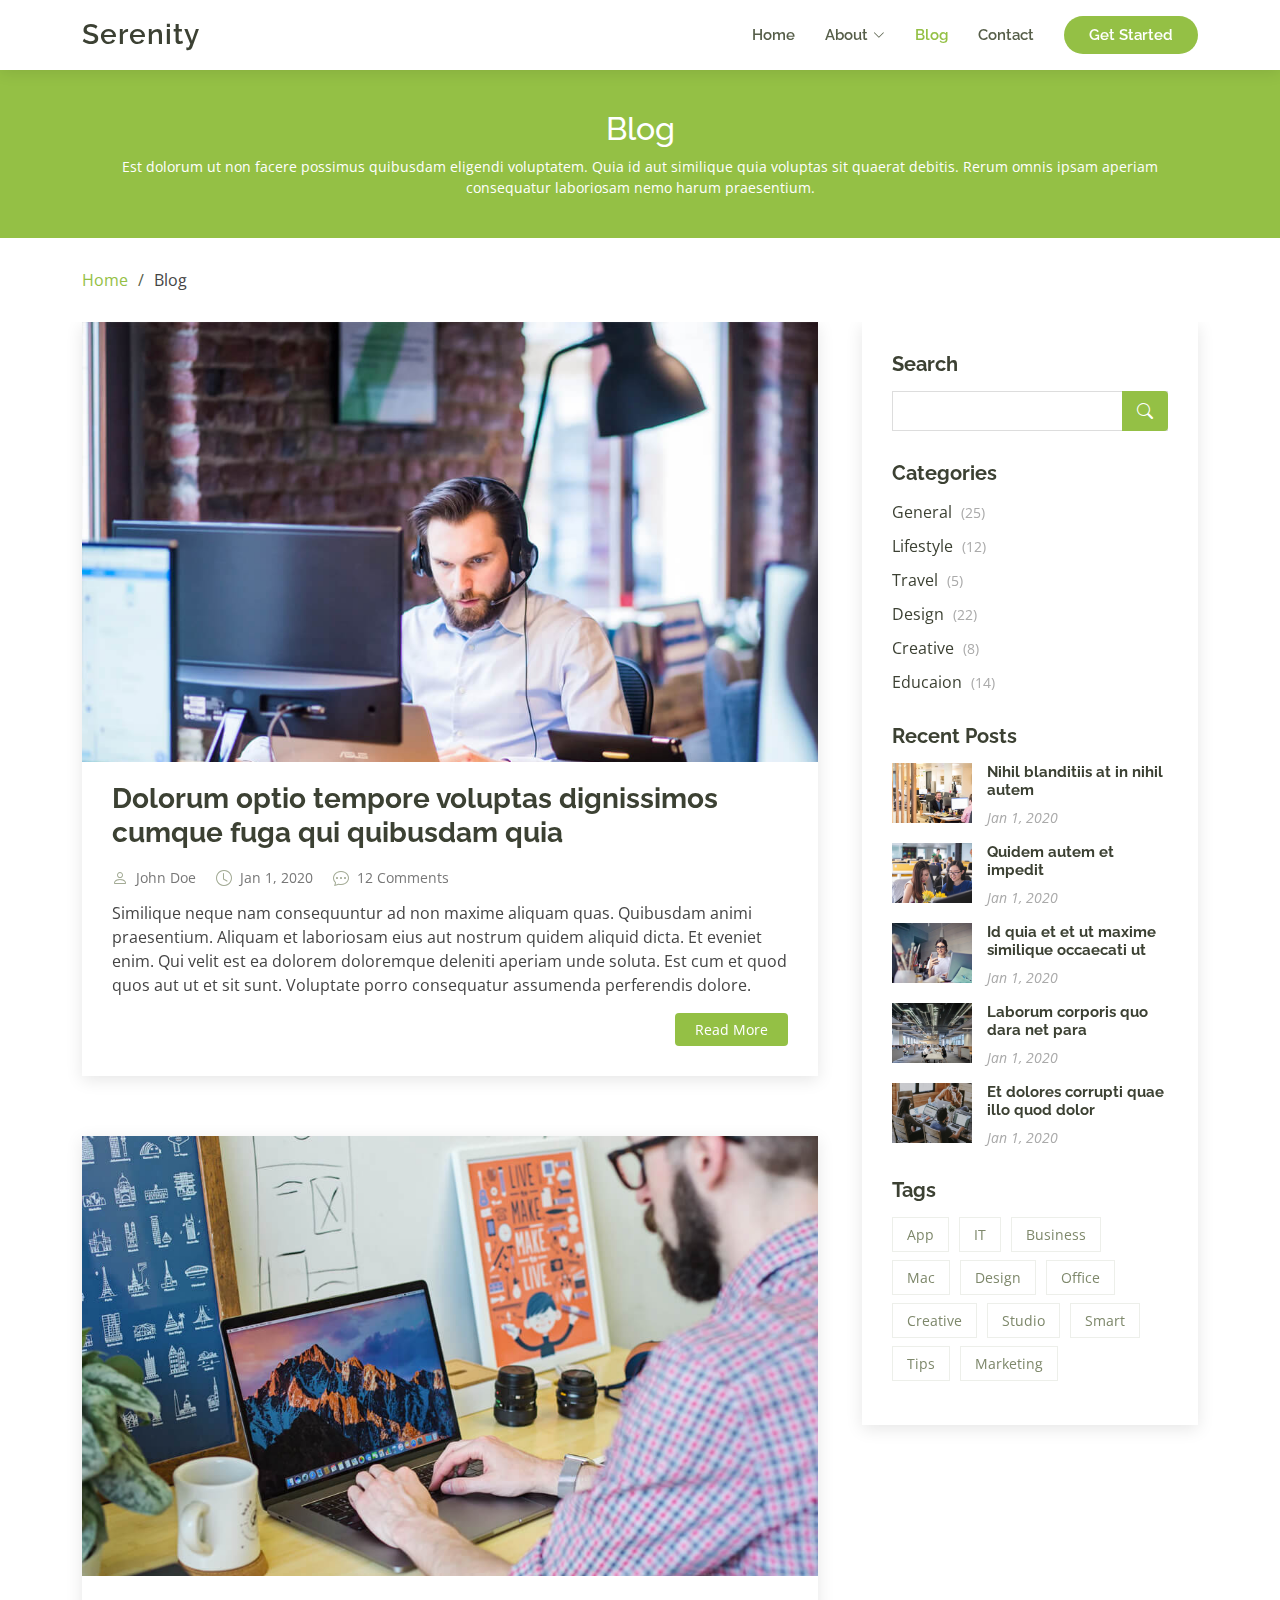
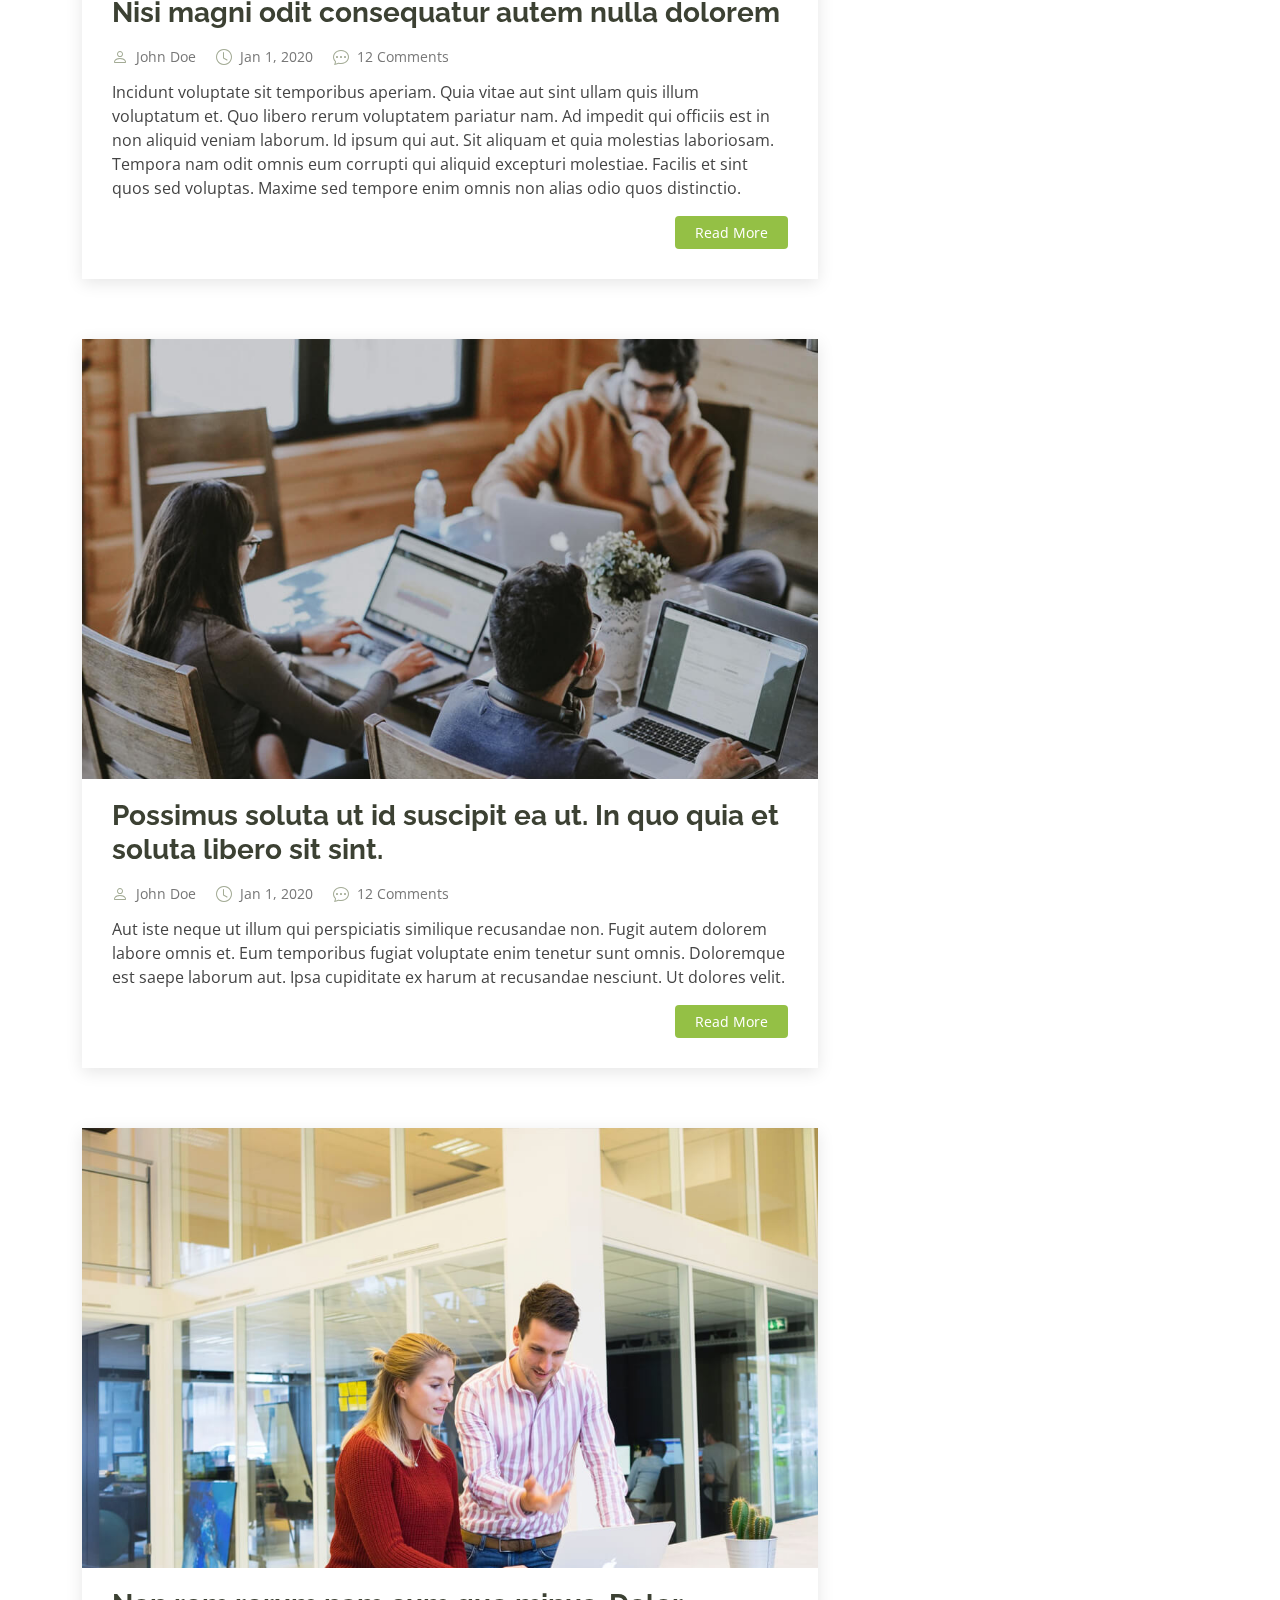
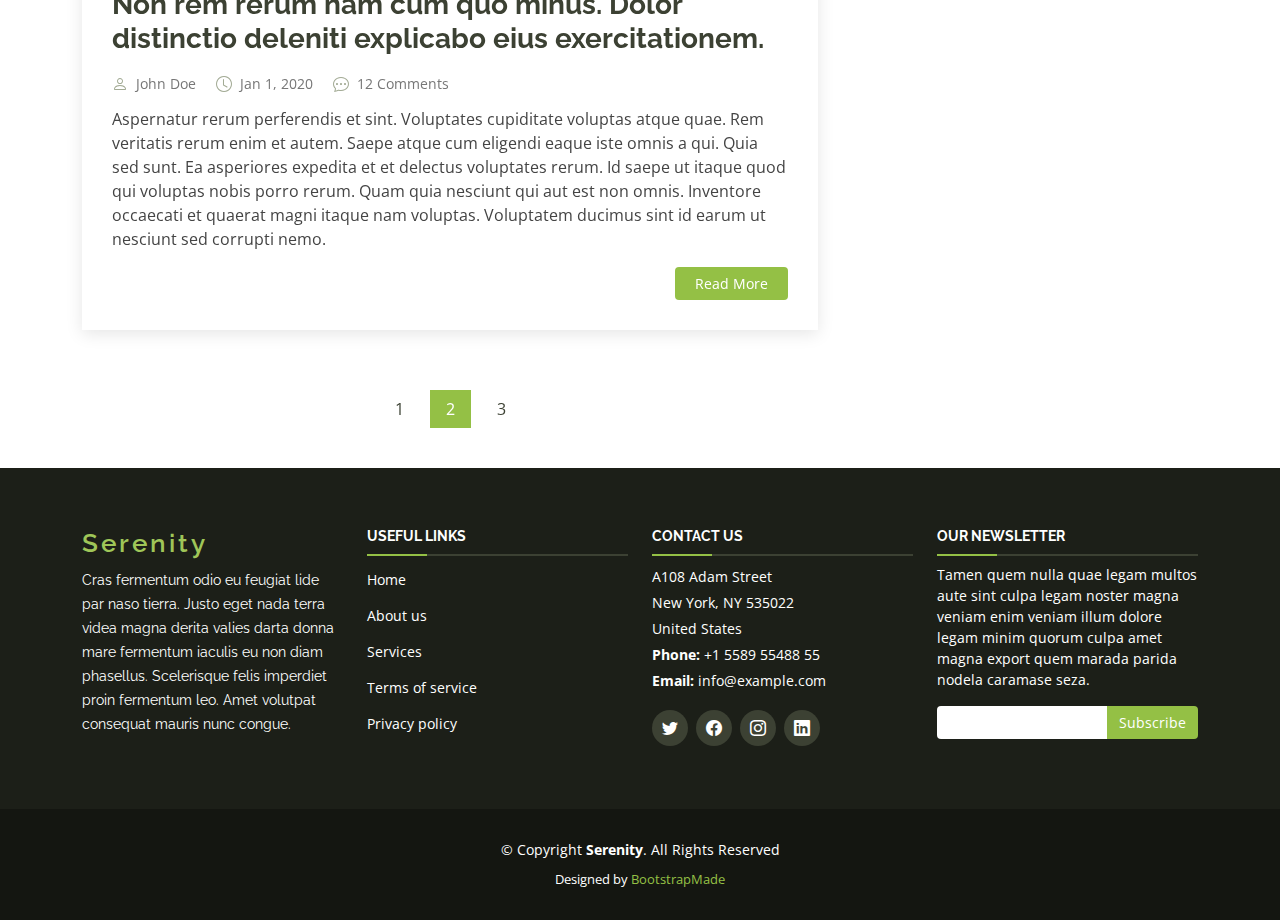
<file: blog.html>
<!DOCTYPE html>
<html lang="en">

<head>
  <meta charset="utf-8">
  <meta content="width=device-width, initial-scale=1.0" name="viewport">

  <title>Blog - Serenity Bootstrap Template</title>
  <meta content="" name="description">
  <meta content="" name="keywords">

  <!-- Favicons -->
  <link href="assets/img/favicon.png" rel="icon">
  <link href="assets/img/apple-touch-icon.png" rel="apple-touch-icon">

  <!-- Google Fonts -->
  <link href="https://fonts.googleapis.com/css?family=Open+Sans:300,300i,400,400i,600,600i,700,700i|Raleway:300,300i,400,400i,500,500i,600,600i,700,700i|Poppins:300,300i,400,400i,500,500i,600,600i,700,700i" rel="stylesheet">

  <!-- Vendor CSS Files -->
  <link href="assets/vendor/aos/aos.css" rel="stylesheet">
  <link href="assets/vendor/bootstrap/css/bootstrap.min.css" rel="stylesheet">
  <link href="assets/vendor/bootstrap-icons/bootstrap-icons.css" rel="stylesheet">
  <link href="assets/vendor/boxicons/css/boxicons.min.css" rel="stylesheet">
  <link href="assets/vendor/glightbox/css/glightbox.min.css" rel="stylesheet">
  <link href="assets/vendor/swiper/swiper-bundle.min.css" rel="stylesheet">

  <!-- Template Main CSS File -->
  <link href="assets/css/style.css" rel="stylesheet">

  <!-- =======================================================
  * Template Name: Serenity - v4.11.0
  * Template URL: https://bootstrapmade.com/serenity-bootstrap-corporate-template/
  * Author: BootstrapMade.com
  * License: https://bootstrapmade.com/license/
  ======================================================== -->
</head>

<body>

  <!-- ======= Header ======= -->
  <header id="header" class="fixed-top d-flex align-items-center">
    <div class="container d-flex align-items-center justify-content-between">

      <div class="logo">
        <h1 class="text-light"><a href="index.html">Serenity</a></h1>
        <!-- Uncomment below if you prefer to use an image logo -->
        <!-- <a href="index.html"><img src="assets/img/logo.png" alt="" class="img-fluid"></a>-->
      </div>

      <nav id="navbar" class="navbar">
        <ul>
          <li><a href="index.html">Home</a></li>
          <li class="dropdown"><a href="#"><span>About</span> <i class="bi bi-chevron-down"></i></a>
            <ul>
              <li><a href="about.html">About</a></li>
              <li><a href="team.html">Team</a></li>
              <li class="dropdown"><a href="#"><span>Deep Drop Down</span> <i class="bi bi-chevron-right"></i></a>
                <ul>
                  <li><a href="#">Deep Drop Down 1</a></li>
                  <li><a href="#">Deep Drop Down 2</a></li>
                  <li><a href="#">Deep Drop Down 3</a></li>
                  <li><a href="#">Deep Drop Down 4</a></li>
                  <li><a href="#">Deep Drop Down 5</a></li>
                </ul>
              </li>
            </ul>
          </li>
<!--
          <li><a href="services.html">Services</a></li>
          <li><a href="pricing.html">Pricing</a></li>
          <li><a href="portfolio.html">Portfolio</a></li>
-->
          <li><a class="active" href="blog.html">Blog</a></li>
          <li><a href="contact.html">Contact</a></li>

          <li><a class="getstarted" href="about.html">Get Started</a></li>
        </ul>
        <i class="bi bi-list mobile-nav-toggle"></i>
      </nav><!-- .navbar -->

    </div>
  </header><!-- End Header -->

  <main id="main">

    <!-- ======= Breadcrumbs ======= -->
    <section id="breadcrumbs" class="breadcrumbs">
      <div class="breadcrumb-hero">
        <div class="container">
          <div class="breadcrumb-hero">
            <h2>Blog</h2>
            <p>Est dolorum ut non facere possimus quibusdam eligendi voluptatem. Quia id aut similique quia voluptas sit quaerat debitis. Rerum omnis ipsam aperiam consequatur laboriosam nemo harum praesentium. </p>
          </div>
        </div>
      </div>
      <div class="container">
        <ol>
          <li><a href="index.html">Home</a></li>
          <li>Blog</li>
        </ol>
      </div>
    </section><!-- End Breadcrumbs -->

    <!-- ======= Blog Section ======= -->
    <section id="blog" class="blog">
      <div class="container" data-aos="fade-up">

        <div class="row">

          <div class="col-lg-8 entries">

            <article class="entry">

              <div class="entry-img">
                <img src="assets/img/blog/blog-1.jpg" alt="" class="img-fluid">
              </div>

              <h2 class="entry-title">
                <a href="blog-single.html">Dolorum optio tempore voluptas dignissimos cumque fuga qui quibusdam quia</a>
              </h2>

              <div class="entry-meta">
                <ul>
                  <li class="d-flex align-items-center"><i class="bi bi-person"></i> <a href="blog-single.html">John Doe</a></li>
                  <li class="d-flex align-items-center"><i class="bi bi-clock"></i> <a href="blog-single.html"><time datetime="2020-01-01">Jan 1, 2020</time></a></li>
                  <li class="d-flex align-items-center"><i class="bi bi-chat-dots"></i> <a href="blog-single.html">12 Comments</a></li>
                </ul>
              </div>

              <div class="entry-content">
                <p>
                  Similique neque nam consequuntur ad non maxime aliquam quas. Quibusdam animi praesentium. Aliquam et laboriosam eius aut nostrum quidem aliquid dicta.
                  Et eveniet enim. Qui velit est ea dolorem doloremque deleniti aperiam unde soluta. Est cum et quod quos aut ut et sit sunt. Voluptate porro consequatur assumenda perferendis dolore.
                </p>
                <div class="read-more">
                  <a href="blog-single.html">Read More</a>
                </div>
              </div>

            </article><!-- End blog entry -->

            <article class="entry">

              <div class="entry-img">
                <img src="assets/img/blog/blog-2.jpg" alt="" class="img-fluid">
              </div>

              <h2 class="entry-title">
                <a href="blog-single.html">Nisi magni odit consequatur autem nulla dolorem</a>
              </h2>

              <div class="entry-meta">
                <ul>
                  <li class="d-flex align-items-center"><i class="bi bi-person"></i> <a href="blog-single.html">John Doe</a></li>
                  <li class="d-flex align-items-center"><i class="bi bi-clock"></i> <a href="blog-single.html"><time datetime="2020-01-01">Jan 1, 2020</time></a></li>
                  <li class="d-flex align-items-center"><i class="bi bi-chat-dots"></i> <a href="blog-single.html">12 Comments</a></li>
                </ul>
              </div>

              <div class="entry-content">
                <p>
                  Incidunt voluptate sit temporibus aperiam. Quia vitae aut sint ullam quis illum voluptatum et. Quo libero rerum voluptatem pariatur nam.
                  Ad impedit qui officiis est in non aliquid veniam laborum. Id ipsum qui aut. Sit aliquam et quia molestias laboriosam. Tempora nam odit omnis eum corrupti qui aliquid excepturi molestiae. Facilis et sint quos sed voluptas. Maxime sed tempore enim omnis non alias odio quos distinctio.
                </p>
                <div class="read-more">
                  <a href="blog-single.html">Read More</a>
                </div>
              </div>

            </article><!-- End blog entry -->

            <article class="entry">

              <div class="entry-img">
                <img src="assets/img/blog/blog-3.jpg" alt="" class="img-fluid">
              </div>

              <h2 class="entry-title">
                <a href="blog-single.html">Possimus soluta ut id suscipit ea ut. In quo quia et soluta libero sit sint.</a>
              </h2>

              <div class="entry-meta">
                <ul>
                  <li class="d-flex align-items-center"><i class="bi bi-person"></i> <a href="blog-single.html">John Doe</a></li>
                  <li class="d-flex align-items-center"><i class="bi bi-clock"></i> <a href="blog-single.html"><time datetime="2020-01-01">Jan 1, 2020</time></a></li>
                  <li class="d-flex align-items-center"><i class="bi bi-chat-dots"></i> <a href="blog-single.html">12 Comments</a></li>
                </ul>
              </div>

              <div class="entry-content">
                <p>
                  Aut iste neque ut illum qui perspiciatis similique recusandae non. Fugit autem dolorem labore omnis et. Eum temporibus fugiat voluptate enim tenetur sunt omnis.
                  Doloremque est saepe laborum aut. Ipsa cupiditate ex harum at recusandae nesciunt. Ut dolores velit.
                </p>
                <div class="read-more">
                  <a href="blog-single.html">Read More</a>
                </div>
              </div>

            </article><!-- End blog entry -->

            <article class="entry">

              <div class="entry-img">
                <img src="assets/img/blog/blog-4.jpg" alt="" class="img-fluid">
              </div>

              <h2 class="entry-title">
                <a href="blog-single.html">Non rem rerum nam cum quo minus. Dolor distinctio deleniti explicabo eius exercitationem.</a>
              </h2>

              <div class="entry-meta">
                <ul>
                  <li class="d-flex align-items-center"><i class="bi bi-person"></i> <a href="blog-single.html">John Doe</a></li>
                  <li class="d-flex align-items-center"><i class="bi bi-clock"></i> <a href="blog-single.html"><time datetime="2020-01-01">Jan 1, 2020</time></a></li>
                  <li class="d-flex align-items-center"><i class="bi bi-chat-dots"></i> <a href="blog-single.html">12 Comments</a></li>
                </ul>
              </div>

              <div class="entry-content">
                <p>
                  Aspernatur rerum perferendis et sint. Voluptates cupiditate voluptas atque quae. Rem veritatis rerum enim et autem. Saepe atque cum eligendi eaque iste omnis a qui.
                  Quia sed sunt. Ea asperiores expedita et et delectus voluptates rerum. Id saepe ut itaque quod qui voluptas nobis porro rerum. Quam quia nesciunt qui aut est non omnis. Inventore occaecati et quaerat magni itaque nam voluptas. Voluptatem ducimus sint id earum ut nesciunt sed corrupti nemo.
                </p>
                <div class="read-more">
                  <a href="blog-single.html">Read More</a>
                </div>
              </div>

            </article><!-- End blog entry -->

            <div class="blog-pagination">
              <ul class="justify-content-center">
                <li><a href="#">1</a></li>
                <li class="active"><a href="#">2</a></li>
                <li><a href="#">3</a></li>
              </ul>
            </div>

          </div><!-- End blog entries list -->

          <div class="col-lg-4">

            <div class="sidebar">

              <h3 class="sidebar-title">Search</h3>
              <div class="sidebar-item search-form">
                <form action="">
                  <input type="text">
                  <button type="submit"><i class="bi bi-search"></i></button>
                </form>
              </div><!-- End sidebar search formn-->

              <h3 class="sidebar-title">Categories</h3>
              <div class="sidebar-item categories">
                <ul>
                  <li><a href="#">General <span>(25)</span></a></li>
                  <li><a href="#">Lifestyle <span>(12)</span></a></li>
                  <li><a href="#">Travel <span>(5)</span></a></li>
                  <li><a href="#">Design <span>(22)</span></a></li>
                  <li><a href="#">Creative <span>(8)</span></a></li>
                  <li><a href="#">Educaion <span>(14)</span></a></li>
                </ul>
              </div><!-- End sidebar categories-->

              <h3 class="sidebar-title">Recent Posts</h3>
              <div class="sidebar-item recent-posts">
                <div class="post-item clearfix">
                  <img src="assets/img/blog/blog-recent-1.jpg" alt="">
                  <h4><a href="blog-single.html">Nihil blanditiis at in nihil autem</a></h4>
                  <time datetime="2020-01-01">Jan 1, 2020</time>
                </div>

                <div class="post-item clearfix">
                  <img src="assets/img/blog/blog-recent-2.jpg" alt="">
                  <h4><a href="blog-single.html">Quidem autem et impedit</a></h4>
                  <time datetime="2020-01-01">Jan 1, 2020</time>
                </div>

                <div class="post-item clearfix">
                  <img src="assets/img/blog/blog-recent-3.jpg" alt="">
                  <h4><a href="blog-single.html">Id quia et et ut maxime similique occaecati ut</a></h4>
                  <time datetime="2020-01-01">Jan 1, 2020</time>
                </div>

                <div class="post-item clearfix">
                  <img src="assets/img/blog/blog-recent-4.jpg" alt="">
                  <h4><a href="blog-single.html">Laborum corporis quo dara net para</a></h4>
                  <time datetime="2020-01-01">Jan 1, 2020</time>
                </div>

                <div class="post-item clearfix">
                  <img src="assets/img/blog/blog-recent-5.jpg" alt="">
                  <h4><a href="blog-single.html">Et dolores corrupti quae illo quod dolor</a></h4>
                  <time datetime="2020-01-01">Jan 1, 2020</time>
                </div>

              </div><!-- End sidebar recent posts-->

              <h3 class="sidebar-title">Tags</h3>
              <div class="sidebar-item tags">
                <ul>
                  <li><a href="#">App</a></li>
                  <li><a href="#">IT</a></li>
                  <li><a href="#">Business</a></li>
                  <li><a href="#">Mac</a></li>
                  <li><a href="#">Design</a></li>
                  <li><a href="#">Office</a></li>
                  <li><a href="#">Creative</a></li>
                  <li><a href="#">Studio</a></li>
                  <li><a href="#">Smart</a></li>
                  <li><a href="#">Tips</a></li>
                  <li><a href="#">Marketing</a></li>
                </ul>
              </div><!-- End sidebar tags-->

            </div><!-- End sidebar -->

          </div><!-- End blog sidebar -->

        </div>

      </div>
    </section><!-- End Blog Section -->

  </main><!-- End #main -->

  <!-- ======= Footer ======= -->
  <footer id="footer">
    <div class="footer-top">
      <div class="container">
        <div class="row">

          <div class="col-lg-3 col-md-6 footer-info">
            <h3>Serenity</h3>
            <p>Cras fermentum odio eu feugiat lide par naso tierra. Justo eget nada terra videa magna derita valies darta donna mare fermentum iaculis eu non diam phasellus. Scelerisque felis imperdiet proin fermentum leo. Amet volutpat consequat mauris nunc congue.</p>
          </div>

          <div class="col-lg-3 col-md-6 footer-links">
            <h4>Useful Links</h4>
            <ul>
              <li><a href="#">Home</a></li>
              <li><a href="#">About us</a></li>
              <li><a href="#">Services</a></li>
              <li><a href="#">Terms of service</a></li>
              <li><a href="#">Privacy policy</a></li>
            </ul>
          </div>

          <div class="col-lg-3 col-md-6 footer-contact">
            <h4>Contact Us</h4>
            <p>
              A108 Adam Street <br>
              New York, NY 535022<br>
              United States <br>
              <strong>Phone:</strong> +1 5589 55488 55<br>
              <strong>Email:</strong> info@example.com<br>
            </p>

            <div class="social-links">
              <a href="#" class="twitter"><i class="bi bi-twitter"></i></a>
              <a href="#" class="facebook"><i class="bi bi-facebook"></i></a>
              <a href="#" class="instagram"><i class="bi bi-instagram"></i></a>
              <a href="#" class="linkedin"><i class="bi bi-linkedin"></i></a>
            </div>

          </div>

          <div class="col-lg-3 col-md-6 footer-newsletter">
            <h4>Our Newsletter</h4>
            <p>Tamen quem nulla quae legam multos aute sint culpa legam noster magna veniam enim veniam illum dolore legam minim quorum culpa amet magna export quem marada parida nodela caramase seza.</p>
            <form action="" method="post">
              <input type="email" name="email"><input type="submit" value="Subscribe">
            </form>
          </div>

        </div>
      </div>
    </div>

    <div class="container">
      <div class="copyright">
        &copy; Copyright <strong><span>Serenity</span></strong>. All Rights Reserved
      </div>
      <div class="credits">
        <!-- All the links in the footer should remain intact. -->
        <!-- You can delete the links only if you purchased the pro version. -->
        <!-- Licensing information: https://bootstrapmade.com/license/ -->
        <!-- Purchase the pro version with working PHP/AJAX contact form: https://bootstrapmade.com/serenity-bootstrap-corporate-template/ -->
        Designed by <a href="https://bootstrapmade.com/">BootstrapMade</a>
      </div>
    </div>
  </footer><!-- End Footer -->

  <a href="#" class="back-to-top d-flex align-items-center justify-content-center"><i class="bi bi-arrow-up-short"></i></a>

  <!-- Vendor JS Files -->
  <script src="assets/vendor/purecounter/purecounter_vanilla.js"></script>
  <script src="assets/vendor/aos/aos.js"></script>
  <script src="assets/vendor/bootstrap/js/bootstrap.bundle.min.js"></script>
  <script src="assets/vendor/glightbox/js/glightbox.min.js"></script>
  <script src="assets/vendor/isotope-layout/isotope.pkgd.min.js"></script>
  <script src="assets/vendor/swiper/swiper-bundle.min.js"></script>
  <script src="assets/vendor/waypoints/noframework.waypoints.js"></script>
  <script src="assets/vendor/php-email-form/validate.js"></script>

  <!-- Template Main JS File -->
  <script src="assets/js/main.js"></script>

</body>

</html>
</file>
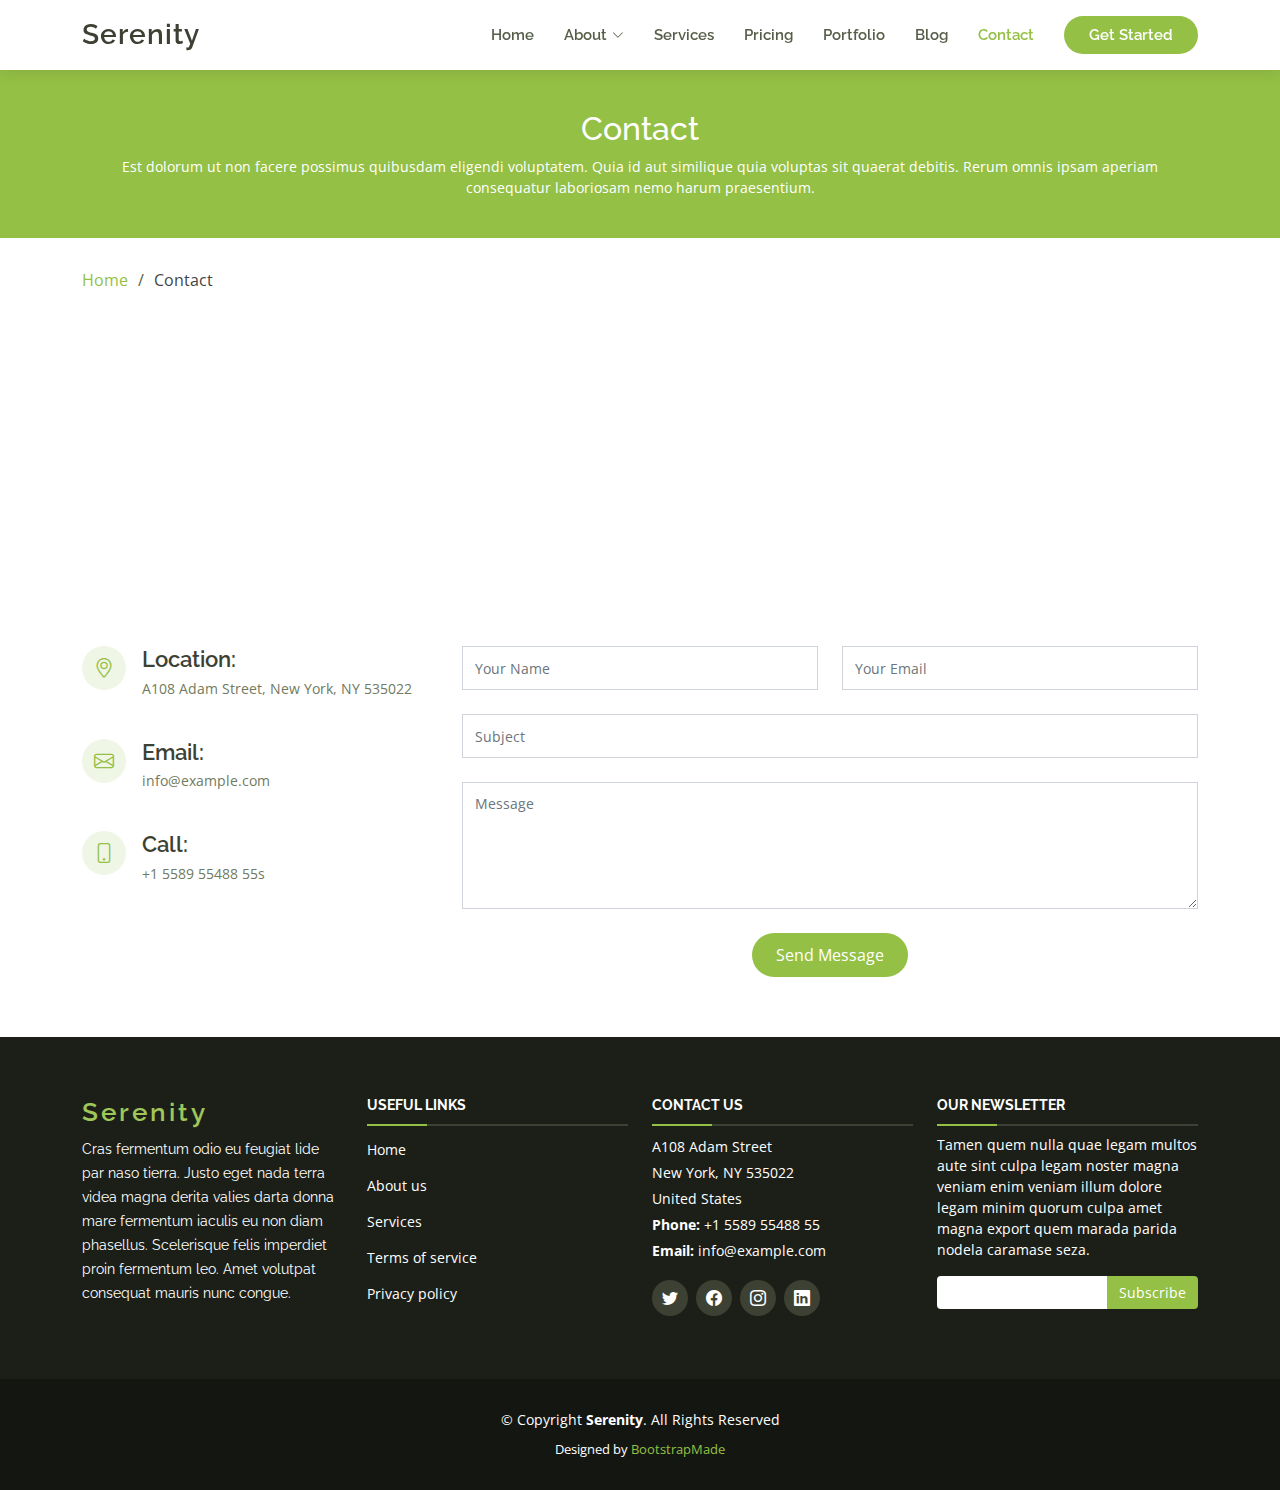
<file: contact.html>
<!DOCTYPE html>
<html lang="en">

<head>
  <meta charset="utf-8">
  <meta content="width=device-width, initial-scale=1.0" name="viewport">

  <title>Contact - Serenity Bootstrap Template</title>
  <meta content="" name="description">
  <meta content="" name="keywords">

  <!-- Favicons -->
  <link href="assets/img/favicon.png" rel="icon">
  <link href="assets/img/apple-touch-icon.png" rel="apple-touch-icon">

  <!-- Google Fonts -->
  <link href="https://fonts.googleapis.com/css?family=Open+Sans:300,300i,400,400i,600,600i,700,700i|Raleway:300,300i,400,400i,500,500i,600,600i,700,700i|Poppins:300,300i,400,400i,500,500i,600,600i,700,700i" rel="stylesheet">

  <!-- Vendor CSS Files -->
  <link href="assets/vendor/aos/aos.css" rel="stylesheet">
  <link href="assets/vendor/bootstrap/css/bootstrap.min.css" rel="stylesheet">
  <link href="assets/vendor/bootstrap-icons/bootstrap-icons.css" rel="stylesheet">
  <link href="assets/vendor/boxicons/css/boxicons.min.css" rel="stylesheet">
  <link href="assets/vendor/glightbox/css/glightbox.min.css" rel="stylesheet">
  <link href="assets/vendor/swiper/swiper-bundle.min.css" rel="stylesheet">

  <!-- Template Main CSS File -->
  <link href="assets/css/style.css" rel="stylesheet">

  <!-- =======================================================
  * Template Name: Serenity - v4.11.0
  * Template URL: https://bootstrapmade.com/serenity-bootstrap-corporate-template/
  * Author: BootstrapMade.com
  * License: https://bootstrapmade.com/license/
  ======================================================== -->
</head>

<body>

  <!-- ======= Header ======= -->
  <header id="header" class="fixed-top d-flex align-items-center">
    <div class="container d-flex align-items-center justify-content-between">

      <div class="logo">
        <h1 class="text-light"><a href="index.html">Serenity</a></h1>
        <!-- Uncomment below if you prefer to use an image logo -->
        <!-- <a href="index.html"><img src="assets/img/logo.png" alt="" class="img-fluid"></a>-->
      </div>

      <nav id="navbar" class="navbar">
        <ul>
          <li><a href="index.html">Home</a></li>
          <li class="dropdown"><a href="#"><span>About</span> <i class="bi bi-chevron-down"></i></a>
            <ul>
              <li><a href="about.html">About</a></li>
              <li><a href="team.html">Team</a></li>
              <li class="dropdown"><a href="#"><span>Deep Drop Down</span> <i class="bi bi-chevron-right"></i></a>
                <ul>
                  <li><a href="#">Deep Drop Down 1</a></li>
                  <li><a href="#">Deep Drop Down 2</a></li>
                  <li><a href="#">Deep Drop Down 3</a></li>
                  <li><a href="#">Deep Drop Down 4</a></li>
                  <li><a href="#">Deep Drop Down 5</a></li>
                </ul>
              </li>
            </ul>
          </li>
          <li><a href="services.html">Services</a></li>
          <li><a href="pricing.html">Pricing</a></li>
          <li><a href="portfolio.html">Portfolio</a></li>
          <li><a href="blog.html">Blog</a></li>
          <li><a class="active" href="contact.html">Contact</a></li>

          <li><a class="getstarted" href="about.html">Get Started</a></li>
        </ul>
        <i class="bi bi-list mobile-nav-toggle"></i>
      </nav><!-- .navbar -->

    </div>
  </header><!-- End Header -->

  <main id="main">

    <!-- ======= Breadcrumbs ======= -->
    <section id="breadcrumbs" class="breadcrumbs">
      <div class="breadcrumb-hero">
        <div class="container">
          <div class="breadcrumb-hero">
            <h2>Contact</h2>
            <p>Est dolorum ut non facere possimus quibusdam eligendi voluptatem. Quia id aut similique quia voluptas sit quaerat debitis. Rerum omnis ipsam aperiam consequatur laboriosam nemo harum praesentium. </p>
          </div>
        </div>
      </div>
      <div class="container">
        <ol>
          <li><a href="index.html">Home</a></li>
          <li>Contact</li>
        </ol>
      </div>
    </section><!-- End Breadcrumbs -->

    <!-- ======= Contact Section ======= -->
    <section id="contact" class="contact">
      <div class="container">

        <div>
          <iframe style="border:0; width: 100%; height: 270px;" src="https://www.google.com/maps/embed?pb=!1m14!1m8!1m3!1d12097.433213460943!2d-74.0062269!3d40.7101282!3m2!1i1024!2i768!4f13.1!3m3!1m2!1s0x0%3A0xb89d1fe6bc499443!2sDowntown+Conference+Center!5e0!3m2!1smk!2sbg!4v1539943755621" frameborder="0" allowfullscreen></iframe>
        </div>

        <div class="row mt-5">

          <div class="col-lg-4" data-aos="fade-right">
            <div class="info">
              <div class="address">
                <i class="bi bi-geo-alt"></i>
                <h4>Location:</h4>
                <p>A108 Adam Street, New York, NY 535022</p>
              </div>

              <div class="email">
                <i class="bi bi-envelope"></i>
                <h4>Email:</h4>
                <p>info@example.com</p>
              </div>

              <div class="phone">
                <i class="bi bi-phone"></i>
                <h4>Call:</h4>
                <p>+1 5589 55488 55s</p>
              </div>

            </div>

          </div>

          <div class="col-lg-8 mt-5 mt-lg-0" data-aos="fade-left">

            <form action="forms/contact.php" method="post" role="form" class="php-email-form">
              <div class="row">
                <div class="col-md-6 form-group">
                  <input type="text" name="name" class="form-control" id="name" placeholder="Your Name" required>
                </div>
                <div class="col-md-6 form-group mt-3 mt-md-0">
                  <input type="email" class="form-control" name="email" id="email" placeholder="Your Email" required>
                </div>
              </div>
              <div class="form-group mt-3">
                <input type="text" class="form-control" name="subject" id="subject" placeholder="Subject" required>
              </div>
              <div class="form-group mt-3">
                <textarea class="form-control" name="message" rows="5" placeholder="Message" required></textarea>
              </div>
              <div class="my-3">
                <div class="loading">Loading</div>
                <div class="error-message"></div>
                <div class="sent-message">Your message has been sent. Thank you!</div>
              </div>
              <div class="text-center"><button type="submit">Send Message</button></div>
            </form>

          </div>

        </div>

      </div>
    </section><!-- End Contact Section -->

  </main><!-- End #main -->

  <!-- ======= Footer ======= -->
  <footer id="footer">
    <div class="footer-top">
      <div class="container">
        <div class="row">

          <div class="col-lg-3 col-md-6 footer-info">
            <h3>Serenity</h3>
            <p>Cras fermentum odio eu feugiat lide par naso tierra. Justo eget nada terra videa magna derita valies darta donna mare fermentum iaculis eu non diam phasellus. Scelerisque felis imperdiet proin fermentum leo. Amet volutpat consequat mauris nunc congue.</p>
          </div>

          <div class="col-lg-3 col-md-6 footer-links">
            <h4>Useful Links</h4>
            <ul>
              <li><a href="#">Home</a></li>
              <li><a href="#">About us</a></li>
              <li><a href="#">Services</a></li>
              <li><a href="#">Terms of service</a></li>
              <li><a href="#">Privacy policy</a></li>
            </ul>
          </div>

          <div class="col-lg-3 col-md-6 footer-contact">
            <h4>Contact Us</h4>
            <p>
              A108 Adam Street <br>
              New York, NY 535022<br>
              United States <br>
              <strong>Phone:</strong> +1 5589 55488 55<br>
              <strong>Email:</strong> info@example.com<br>
            </p>

            <div class="social-links">
              <a href="#" class="twitter"><i class="bi bi-twitter"></i></a>
              <a href="#" class="facebook"><i class="bi bi-facebook"></i></a>
              <a href="#" class="instagram"><i class="bi bi-instagram"></i></a>
              <a href="#" class="linkedin"><i class="bi bi-linkedin"></i></a>
            </div>

          </div>

          <div class="col-lg-3 col-md-6 footer-newsletter">
            <h4>Our Newsletter</h4>
            <p>Tamen quem nulla quae legam multos aute sint culpa legam noster magna veniam enim veniam illum dolore legam minim quorum culpa amet magna export quem marada parida nodela caramase seza.</p>
            <form action="" method="post">
              <input type="email" name="email"><input type="submit" value="Subscribe">
            </form>
          </div>

        </div>
      </div>
    </div>

    <div class="container">
      <div class="copyright">
        &copy; Copyright <strong><span>Serenity</span></strong>. All Rights Reserved
      </div>
      <div class="credits">
        <!-- All the links in the footer should remain intact. -->
        <!-- You can delete the links only if you purchased the pro version. -->
        <!-- Licensing information: https://bootstrapmade.com/license/ -->
        <!-- Purchase the pro version with working PHP/AJAX contact form: https://bootstrapmade.com/serenity-bootstrap-corporate-template/ -->
        Designed by <a href="https://bootstrapmade.com/">BootstrapMade</a>
      </div>
    </div>
  </footer><!-- End Footer -->

  <a href="#" class="back-to-top d-flex align-items-center justify-content-center"><i class="bi bi-arrow-up-short"></i></a>

  <!-- Vendor JS Files -->
  <script src="assets/vendor/purecounter/purecounter_vanilla.js"></script>
  <script src="assets/vendor/aos/aos.js"></script>
  <script src="assets/vendor/bootstrap/js/bootstrap.bundle.min.js"></script>
  <script src="assets/vendor/glightbox/js/glightbox.min.js"></script>
  <script src="assets/vendor/isotope-layout/isotope.pkgd.min.js"></script>
  <script src="assets/vendor/swiper/swiper-bundle.min.js"></script>
  <script src="assets/vendor/waypoints/noframework.waypoints.js"></script>
  <script src="assets/vendor/php-email-form/validate.js"></script>

  <!-- Template Main JS File -->
  <script src="assets/js/main.js"></script>

</body>

</html>
</file>
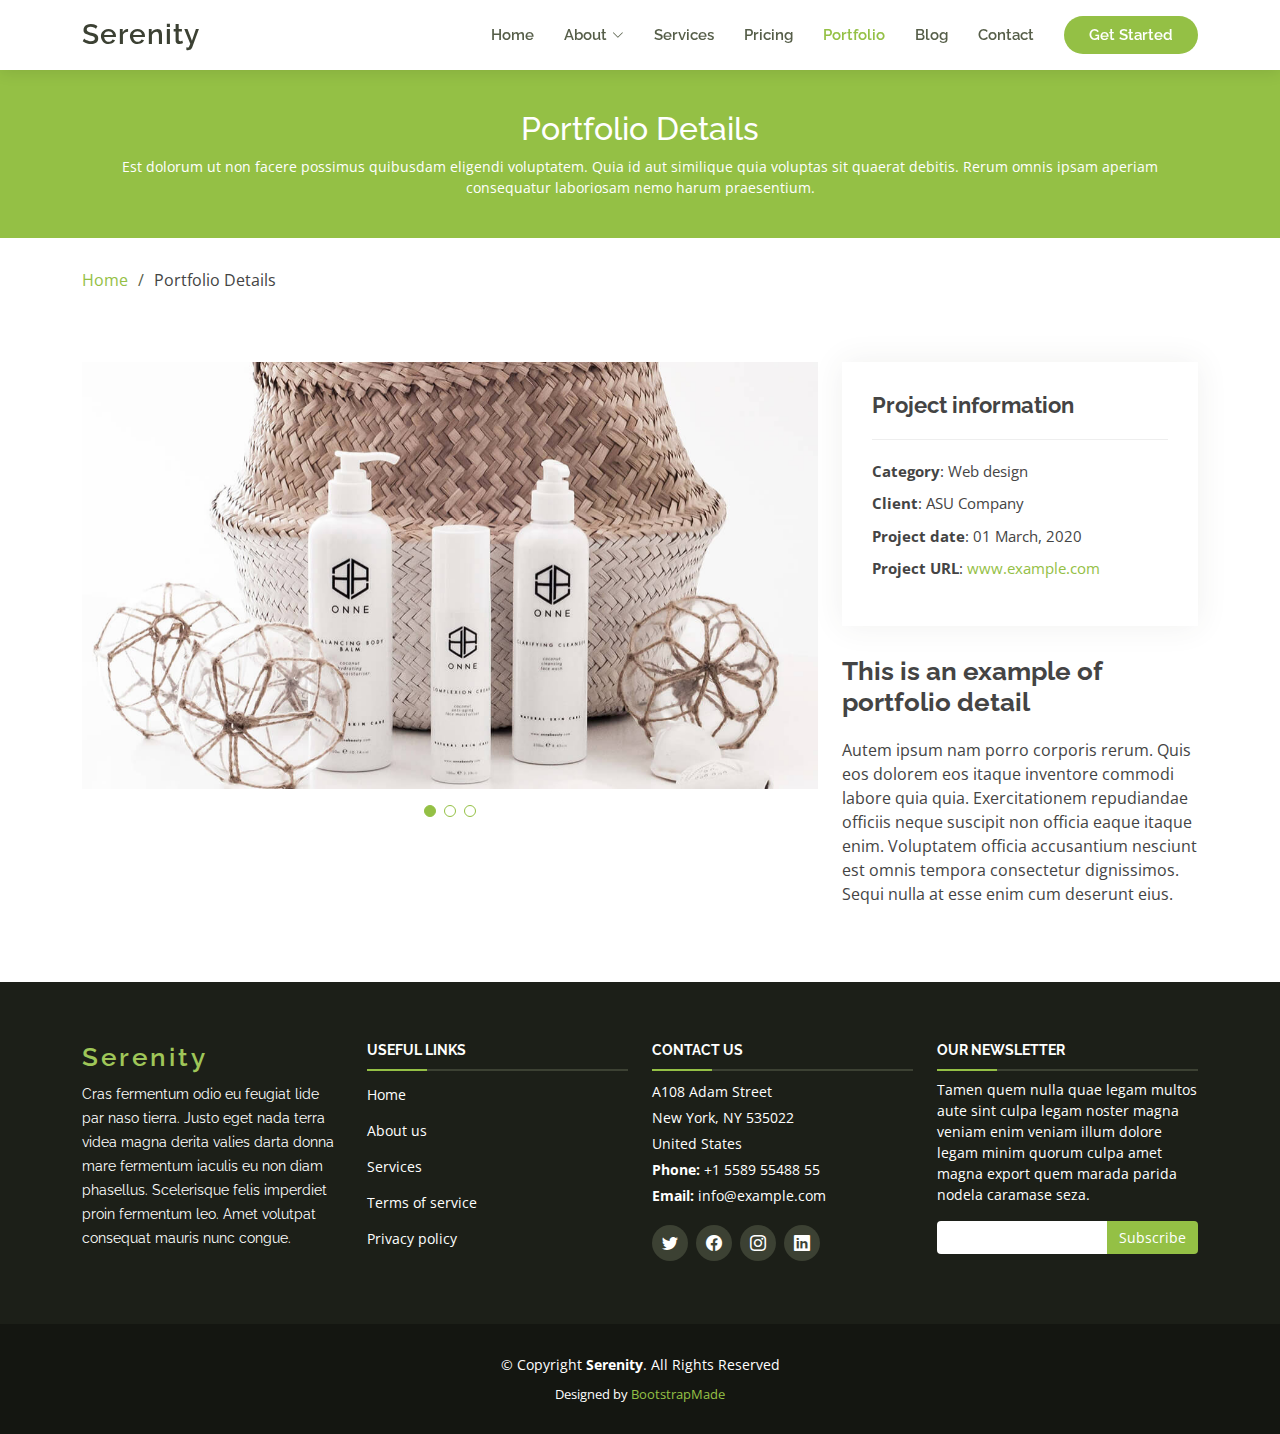
<file: portfolio-details.html>
<!DOCTYPE html>
<html lang="en">

<head>
  <meta charset="utf-8">
  <meta content="width=device-width, initial-scale=1.0" name="viewport">

  <title>Portfolio Details - Serenity Bootstrap Template</title>
  <meta content="" name="description">
  <meta content="" name="keywords">

  <!-- Favicons -->
  <link href="assets/img/favicon.png" rel="icon">
  <link href="assets/img/apple-touch-icon.png" rel="apple-touch-icon">

  <!-- Google Fonts -->
  <link href="https://fonts.googleapis.com/css?family=Open+Sans:300,300i,400,400i,600,600i,700,700i|Raleway:300,300i,400,400i,500,500i,600,600i,700,700i|Poppins:300,300i,400,400i,500,500i,600,600i,700,700i" rel="stylesheet">

  <!-- Vendor CSS Files -->
  <link href="assets/vendor/aos/aos.css" rel="stylesheet">
  <link href="assets/vendor/bootstrap/css/bootstrap.min.css" rel="stylesheet">
  <link href="assets/vendor/bootstrap-icons/bootstrap-icons.css" rel="stylesheet">
  <link href="assets/vendor/boxicons/css/boxicons.min.css" rel="stylesheet">
  <link href="assets/vendor/glightbox/css/glightbox.min.css" rel="stylesheet">
  <link href="assets/vendor/swiper/swiper-bundle.min.css" rel="stylesheet">

  <!-- Template Main CSS File -->
  <link href="assets/css/style.css" rel="stylesheet">

  <!-- =======================================================
  * Template Name: Serenity - v4.11.0
  * Template URL: https://bootstrapmade.com/serenity-bootstrap-corporate-template/
  * Author: BootstrapMade.com
  * License: https://bootstrapmade.com/license/
  ======================================================== -->
</head>

<body>

  <!-- ======= Header ======= -->
  <header id="header" class="fixed-top d-flex align-items-center">
    <div class="container d-flex align-items-center justify-content-between">

      <div class="logo">
        <h1 class="text-light"><a href="index.html">Serenity</a></h1>
        <!-- Uncomment below if you prefer to use an image logo -->
        <!-- <a href="index.html"><img src="assets/img/logo.png" alt="" class="img-fluid"></a>-->
      </div>

      <nav id="navbar" class="navbar">
        <ul>
          <li><a href="index.html">Home</a></li>
          <li class="dropdown"><a href="#"><span>About</span> <i class="bi bi-chevron-down"></i></a>
            <ul>
              <li><a href="about.html">About</a></li>
              <!-- <li><a href="team.html">Team</a></li> -->
              <li class="dropdown"><a href="#"><span>Deep Drop Down</span> <i class="bi bi-chevron-right"></i></a>
                <ul>
                  <li><a href="#">Deep Drop Down 1</a></li>
                  <li><a href="#">Deep Drop Down 2</a></li>
                  <li><a href="#">Deep Drop Down 3</a></li>
                  <li><a href="#">Deep Drop Down 4</a></li>
                  <li><a href="#">Deep Drop Down 5</a></li>
                </ul>
              </li>
            </ul>
          </li>
          <li><a href="services.html">Services</a></li>
          <li><a href="pricing.html">Pricing</a></li>
          <li><a class="active" href="portfolio.html">Portfolio</a></li>
          <li><a href="blog.html">Blog</a></li>
          <li><a href="contact.html">Contact</a></li>

          <li><a class="getstarted" href="about.html">Get Started</a></li>
        </ul>
        <i class="bi bi-list mobile-nav-toggle"></i>
      </nav><!-- .navbar -->

    </div>
  </header><!-- End Header -->

  <main id="main">

    <!-- ======= Breadcrumbs ======= -->
    <section id="breadcrumbs" class="breadcrumbs">
      <div class="breadcrumb-hero">
        <div class="container">
          <div class="breadcrumb-hero">
            <h2>Portfolio Details</h2>
            <p>Est dolorum ut non facere possimus quibusdam eligendi voluptatem. Quia id aut similique quia voluptas sit quaerat debitis. Rerum omnis ipsam aperiam consequatur laboriosam nemo harum praesentium. </p>
          </div>
        </div>
      </div>
      <div class="container">
        <ol>
          <li><a href="index.html">Home</a></li>
          <li>Portfolio Details</li>
        </ol>
      </div>
    </section><!-- End Breadcrumbs -->

    <!-- ======= Portfolio Details Section ======= -->
    <section id="portfolio-details" class="portfolio-details">
      <div class="container">

        <div class="row gy-4">

          <div class="col-lg-8">
            <div class="portfolio-details-slider swiper">
              <div class="swiper-wrapper align-items-center">

                <div class="swiper-slide">
                  <img src="assets/img/portfolio/portfolio-details-1.jpg" alt="">
                </div>

                <div class="swiper-slide">
                  <img src="assets/img/portfolio/portfolio-details-2.jpg" alt="">
                </div>

                <div class="swiper-slide">
                  <img src="assets/img/portfolio/portfolio-details-3.jpg" alt="">
                </div>

              </div>
              <div class="swiper-pagination"></div>
            </div>
          </div>

          <div class="col-lg-4">
            <div class="portfolio-info">
              <h3>Project information</h3>
              <ul>
                <li><strong>Category</strong>: Web design</li>
                <li><strong>Client</strong>: ASU Company</li>
                <li><strong>Project date</strong>: 01 March, 2020</li>
                <li><strong>Project URL</strong>: <a href="#">www.example.com</a></li>
              </ul>
            </div>
            <div class="portfolio-description">
              <h2>This is an example of portfolio detail</h2>
              <p>
                Autem ipsum nam porro corporis rerum. Quis eos dolorem eos itaque inventore commodi labore quia quia. Exercitationem repudiandae officiis neque suscipit non officia eaque itaque enim. Voluptatem officia accusantium nesciunt est omnis tempora consectetur dignissimos. Sequi nulla at esse enim cum deserunt eius.
              </p>
            </div>
          </div>

        </div>

      </div>
    </section><!-- End Portfolio Details Section -->

  </main><!-- End #main -->

  <!-- ======= Footer ======= -->
  <footer id="footer">
    <div class="footer-top">
      <div class="container">
        <div class="row">

          <div class="col-lg-3 col-md-6 footer-info">
            <h3>Serenity</h3>
            <p>Cras fermentum odio eu feugiat lide par naso tierra. Justo eget nada terra videa magna derita valies darta donna mare fermentum iaculis eu non diam phasellus. Scelerisque felis imperdiet proin fermentum leo. Amet volutpat consequat mauris nunc congue.</p>
          </div>

          <div class="col-lg-3 col-md-6 footer-links">
            <h4>Useful Links</h4>
            <ul>
              <li><a href="#">Home</a></li>
              <li><a href="#">About us</a></li>
              <li><a href="#">Services</a></li>
              <li><a href="#">Terms of service</a></li>
              <li><a href="#">Privacy policy</a></li>
            </ul>
          </div>

          <div class="col-lg-3 col-md-6 footer-contact">
            <h4>Contact Us</h4>
            <p>
              A108 Adam Street <br>
              New York, NY 535022<br>
              United States <br>
              <strong>Phone:</strong> +1 5589 55488 55<br>
              <strong>Email:</strong> info@example.com<br>
            </p>

            <div class="social-links">
              <a href="#" class="twitter"><i class="bi bi-twitter"></i></a>
              <a href="#" class="facebook"><i class="bi bi-facebook"></i></a>
              <a href="#" class="instagram"><i class="bi bi-instagram"></i></a>
              <a href="#" class="linkedin"><i class="bi bi-linkedin"></i></a>
            </div>

          </div>

          <div class="col-lg-3 col-md-6 footer-newsletter">
            <h4>Our Newsletter</h4>
            <p>Tamen quem nulla quae legam multos aute sint culpa legam noster magna veniam enim veniam illum dolore legam minim quorum culpa amet magna export quem marada parida nodela caramase seza.</p>
            <form action="" method="post">
              <input type="email" name="email"><input type="submit" value="Subscribe">
            </form>
          </div>

        </div>
      </div>
    </div>

    <div class="container">
      <div class="copyright">
        &copy; Copyright <strong><span>Serenity</span></strong>. All Rights Reserved
      </div>
      <div class="credits">
        <!-- All the links in the footer should remain intact. -->
        <!-- You can delete the links only if you purchased the pro version. -->
        <!-- Licensing information: https://bootstrapmade.com/license/ -->
        <!-- Purchase the pro version with working PHP/AJAX contact form: https://bootstrapmade.com/serenity-bootstrap-corporate-template/ -->
        Designed by <a href="https://bootstrapmade.com/">BootstrapMade</a>
      </div>
    </div>
  </footer><!-- End Footer -->

  <a href="#" class="back-to-top d-flex align-items-center justify-content-center"><i class="bi bi-arrow-up-short"></i></a>

  <!-- Vendor JS Files -->
  <script src="assets/vendor/purecounter/purecounter_vanilla.js"></script>
  <script src="assets/vendor/aos/aos.js"></script>
  <script src="assets/vendor/bootstrap/js/bootstrap.bundle.min.js"></script>
  <script src="assets/vendor/glightbox/js/glightbox.min.js"></script>
  <script src="assets/vendor/isotope-layout/isotope.pkgd.min.js"></script>
  <script src="assets/vendor/swiper/swiper-bundle.min.js"></script>
  <script src="assets/vendor/waypoints/noframework.waypoints.js"></script>
  <script src="assets/vendor/php-email-form/validate.js"></script>

  <!-- Template Main JS File -->
  <script src="assets/js/main.js"></script>

</body>

</html>
</file>
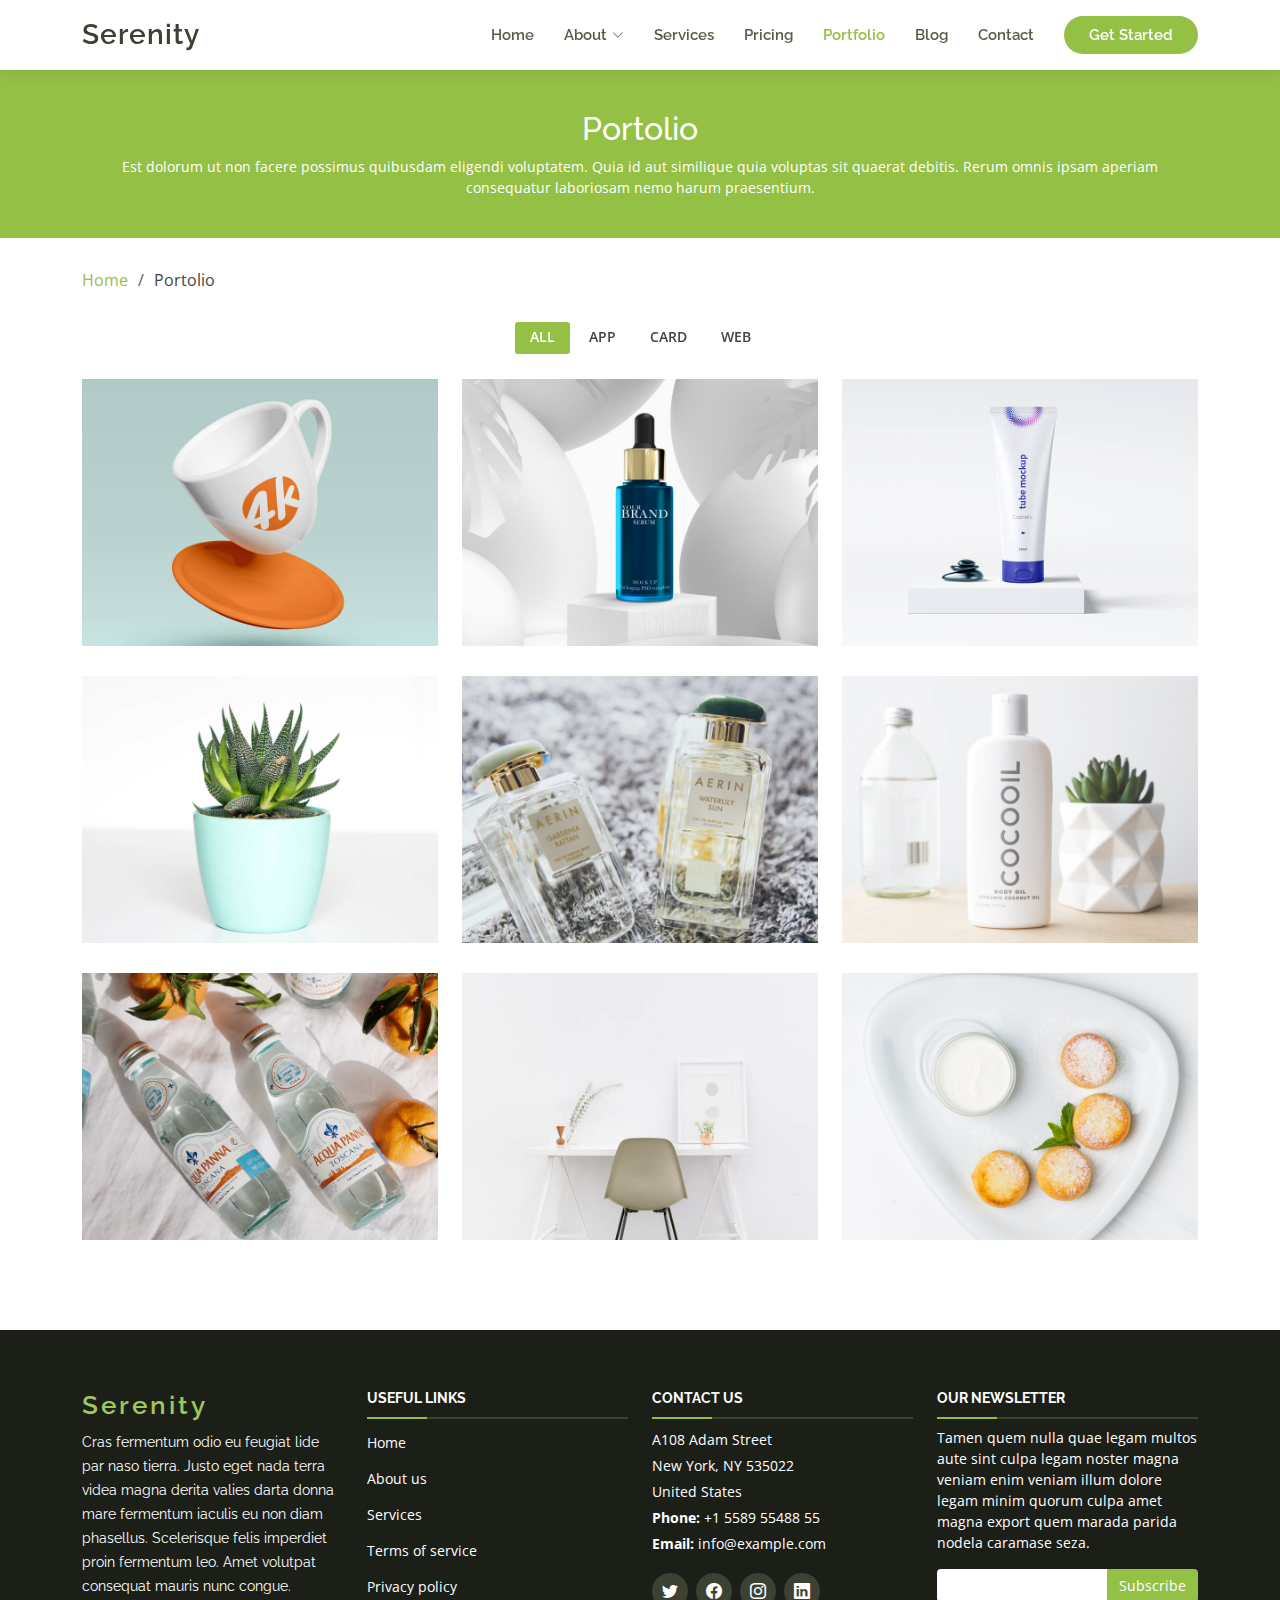
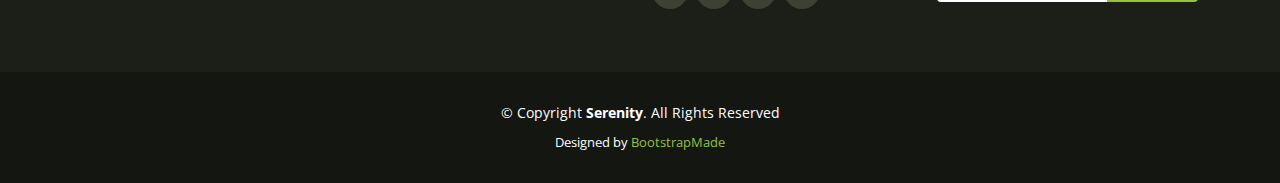
<file: portfolio.html>
<!DOCTYPE html>
<html lang="en">

<head>
  <meta charset="utf-8">
  <meta content="width=device-width, initial-scale=1.0" name="viewport">

  <title>Portfolio - Serenity Bootstrap Template</title>
  <meta content="" name="description">
  <meta content="" name="keywords">

  <!-- Favicons -->
  <link href="assets/img/favicon.png" rel="icon">
  <link href="assets/img/apple-touch-icon.png" rel="apple-touch-icon">

  <!-- Google Fonts -->
  <link href="https://fonts.googleapis.com/css?family=Open+Sans:300,300i,400,400i,600,600i,700,700i|Raleway:300,300i,400,400i,500,500i,600,600i,700,700i|Poppins:300,300i,400,400i,500,500i,600,600i,700,700i" rel="stylesheet">

  <!-- Vendor CSS Files -->
  <link href="assets/vendor/aos/aos.css" rel="stylesheet">
  <link href="assets/vendor/bootstrap/css/bootstrap.min.css" rel="stylesheet">
  <link href="assets/vendor/bootstrap-icons/bootstrap-icons.css" rel="stylesheet">
  <link href="assets/vendor/boxicons/css/boxicons.min.css" rel="stylesheet">
  <link href="assets/vendor/glightbox/css/glightbox.min.css" rel="stylesheet">
  <link href="assets/vendor/swiper/swiper-bundle.min.css" rel="stylesheet">

  <!-- Template Main CSS File -->
  <link href="assets/css/style.css" rel="stylesheet">

  <!-- =======================================================
  * Template Name: Serenity - v4.11.0
  * Template URL: https://bootstrapmade.com/serenity-bootstrap-corporate-template/
  * Author: BootstrapMade.com
  * License: https://bootstrapmade.com/license/
  ======================================================== -->
</head>

<body>

  <!-- ======= Header ======= -->
  <header id="header" class="fixed-top d-flex align-items-center">
    <div class="container d-flex align-items-center justify-content-between">

      <div class="logo">
        <h1 class="text-light"><a href="index.html">Serenity</a></h1>
        <!-- Uncomment below if you prefer to use an image logo -->
        <!-- <a href="index.html"><img src="assets/img/logo.png" alt="" class="img-fluid"></a>-->
      </div>

      <nav id="navbar" class="navbar">
        <ul>
          <li><a href="index.html">Home</a></li>
          <li class="dropdown"><a href="#"><span>About</span> <i class="bi bi-chevron-down"></i></a>
            <ul>
              <li><a href="about.html">About</a></li>
              <!-- <li><a href="team.html">Team</a></li> -->
              <li class="dropdown"><a href="#"><span>Deep Drop Down</span> <i class="bi bi-chevron-right"></i></a>
                <ul>
                  <li><a href="#">Deep Drop Down 1</a></li>
                  <li><a href="#">Deep Drop Down 2</a></li>
                  <li><a href="#">Deep Drop Down 3</a></li>
                  <li><a href="#">Deep Drop Down 4</a></li>
                  <li><a href="#">Deep Drop Down 5</a></li>
                </ul>
              </li>
            </ul>
          </li>
          <li><a href="services.html">Services</a></li>
          <li><a href="pricing.html">Pricing</a></li>
          <li><a class="active" href="portfolio.html">Portfolio</a></li>
          <li><a href="blog.html">Blog</a></li>
          <li><a href="contact.html">Contact</a></li>

          <li><a class="getstarted" href="about.html">Get Started</a></li>
        </ul>
        <i class="bi bi-list mobile-nav-toggle"></i>
      </nav><!-- .navbar -->

    </div>
  </header><!-- End Header -->

  <main id="main">

    <!-- ======= Breadcrumbs ======= -->
    <section id="breadcrumbs" class="breadcrumbs">
      <div class="breadcrumb-hero">
        <div class="container">
          <div class="breadcrumb-hero">
            <h2>Portolio</h2>
            <p>Est dolorum ut non facere possimus quibusdam eligendi voluptatem. Quia id aut similique quia voluptas sit quaerat debitis. Rerum omnis ipsam aperiam consequatur laboriosam nemo harum praesentium. </p>
          </div>
        </div>
      </div>
      <div class="container">
        <ol>
          <li><a href="index.html">Home</a></li>
          <li>Portolio</li>
        </ol>
      </div>
    </section><!-- End Breadcrumbs -->

    <!-- ======= Portfolio Section ======= -->
    <section id="portfolio" class="portfolio">
      <div class="container">

        <div class="row">
          <div class="col-lg-12 d-flex justify-content-center" data-aos="fade-up">
            <ul id="portfolio-flters">
              <li data-filter="*" class="filter-active">All</li>
              <li data-filter=".filter-app">App</li>
              <li data-filter=".filter-card">Card</li>
              <li data-filter=".filter-web">Web</li>
            </ul>
          </div>
        </div>

        <div class="row portfolio-container" data-aos="fade-up">

          <div class="col-lg-4 col-md-6 portfolio-item filter-app">
            <div class="portfolio-wrap">
              <img src="assets/img/portfolio/portfolio-1.jpg" class="img-fluid" alt="">
              <div class="portfolio-info">
                <h4>App 1</h4>
                <p>App</p>
                <div class="portfolio-links">
                  <a href="assets/img/portfolio/portfolio-1.jpg" data-gallery="portfolioGallery" class="portfolio-lightbox" title="App 1"><i class="bx bx-plus"></i></a>
                  <a href="portfolio-details.html" title="More Details"><i class="bx bx-link"></i></a>
                </div>
              </div>
            </div>
          </div>

          <div class="col-lg-4 col-md-6 portfolio-item filter-web">
            <div class="portfolio-wrap">
              <img src="assets/img/portfolio/portfolio-2.jpg" class="img-fluid" alt="">
              <div class="portfolio-info">
                <h4>Web 3</h4>
                <p>Web</p>
                <div class="portfolio-links">
                  <a href="assets/img/portfolio/portfolio-2.jpg" data-gallery="portfolioGallery" class="portfolio-lightbox" title="Web 3"><i class="bx bx-plus"></i></a>
                  <a href="portfolio-details.html" title="More Details"><i class="bx bx-link"></i></a>
                </div>
              </div>
            </div>
          </div>

          <div class="col-lg-4 col-md-6 portfolio-item filter-app">
            <div class="portfolio-wrap">
              <img src="assets/img/portfolio/portfolio-3.jpg" class="img-fluid" alt="">
              <div class="portfolio-info">
                <h4>App 2</h4>
                <p>App</p>
                <div class="portfolio-links">
                  <a href="assets/img/portfolio/portfolio-3.jpg" data-gallery="portfolioGallery" class="portfolio-lightbox" title="App 2"><i class="bx bx-plus"></i></a>
                  <a href="portfolio-details.html" title="More Details"><i class="bx bx-link"></i></a>
                </div>
              </div>
            </div>
          </div>

          <div class="col-lg-4 col-md-6 portfolio-item filter-card">
            <div class="portfolio-wrap">
              <img src="assets/img/portfolio/portfolio-4.jpg" class="img-fluid" alt="">
              <div class="portfolio-info">
                <h4>Card 2</h4>
                <p>Card</p>
                <div class="portfolio-links">
                  <a href="assets/img/portfolio/portfolio-4.jpg" data-gallery="portfolioGallery" class="portfolio-lightbox" title="Card 2"><i class="bx bx-plus"></i></a>
                  <a href="portfolio-details.html" title="More Details"><i class="bx bx-link"></i></a>
                </div>
              </div>
            </div>
          </div>

          <div class="col-lg-4 col-md-6 portfolio-item filter-web">
            <div class="portfolio-wrap">
              <img src="assets/img/portfolio/portfolio-5.jpg" class="img-fluid" alt="">
              <div class="portfolio-info">
                <h4>Web 2</h4>
                <p>Web</p>
                <div class="portfolio-links">
                  <a href="assets/img/portfolio/portfolio-5.jpg" data-gallery="portfolioGallery" class="portfolio-lightbox" title="Web 2"><i class="bx bx-plus"></i></a>
                  <a href="portfolio-details.html" title="More Details"><i class="bx bx-link"></i></a>
                </div>
              </div>
            </div>
          </div>

          <div class="col-lg-4 col-md-6 portfolio-item filter-app">
            <div class="portfolio-wrap">
              <img src="assets/img/portfolio/portfolio-6.jpg" class="img-fluid" alt="">
              <div class="portfolio-info">
                <h4>App 3</h4>
                <p>App</p>
                <div class="portfolio-links">
                  <a href="assets/img/portfolio/portfolio-6.jpg" data-gallery="portfolioGallery" class="portfolio-lightbox" title="App 3"><i class="bx bx-plus"></i></a>
                  <a href="portfolio-details.html" title="More Details"><i class="bx bx-link"></i></a>
                </div>
              </div>
            </div>
          </div>

          <div class="col-lg-4 col-md-6 portfolio-item filter-card">
            <div class="portfolio-wrap">
              <img src="assets/img/portfolio/portfolio-7.jpg" class="img-fluid" alt="">
              <div class="portfolio-info">
                <h4>Card 1</h4>
                <p>Card</p>
                <div class="portfolio-links">
                  <a href="assets/img/portfolio/portfolio-7.jpg" data-gallery="portfolioGallery" class="portfolio-lightbox" title="Card 1"><i class="bx bx-plus"></i></a>
                  <a href="portfolio-details.html" title="More Details"><i class="bx bx-link"></i></a>
                </div>
              </div>
            </div>
          </div>

          <div class="col-lg-4 col-md-6 portfolio-item filter-card">
            <div class="portfolio-wrap">
              <img src="assets/img/portfolio/portfolio-8.jpg" class="img-fluid" alt="">
              <div class="portfolio-info">
                <h4>Card 3</h4>
                <p>Card</p>
                <div class="portfolio-links">
                  <a href="assets/img/portfolio/portfolio-8.jpg" data-gallery="portfolioGallery" class="portfolio-lightbox" title="Card 3"><i class="bx bx-plus"></i></a>
                  <a href="portfolio-details.html" title="More Details"><i class="bx bx-link"></i></a>
                </div>
              </div>
            </div>
          </div>

          <div class="col-lg-4 col-md-6 portfolio-item filter-web">
            <div class="portfolio-wrap">
              <img src="assets/img/portfolio/portfolio-9.jpg" class="img-fluid" alt="">
              <div class="portfolio-info">
                <h4>Web 3</h4>
                <p>Web</p>
                <div class="portfolio-links">
                  <a href="assets/img/portfolio/portfolio-9.jpg" data-gallery="portfolioGallery" class="portfolio-lightbox" title="Web 3"><i class="bx bx-plus"></i></a>
                  <a href="portfolio-details.html" title="More Details"><i class="bx bx-link"></i></a>
                </div>
              </div>
            </div>
          </div>

        </div>

      </div>
    </section><!-- End Portfolio Section -->

  </main><!-- End #main -->

  <!-- ======= Footer ======= -->
  <footer id="footer">
    <div class="footer-top">
      <div class="container">
        <div class="row">

          <div class="col-lg-3 col-md-6 footer-info">
            <h3>Serenity</h3>
            <p>Cras fermentum odio eu feugiat lide par naso tierra. Justo eget nada terra videa magna derita valies darta donna mare fermentum iaculis eu non diam phasellus. Scelerisque felis imperdiet proin fermentum leo. Amet volutpat consequat mauris nunc congue.</p>
          </div>

          <div class="col-lg-3 col-md-6 footer-links">
            <h4>Useful Links</h4>
            <ul>
              <li><a href="#">Home</a></li>
              <li><a href="#">About us</a></li>
              <li><a href="#">Services</a></li>
              <li><a href="#">Terms of service</a></li>
              <li><a href="#">Privacy policy</a></li>
            </ul>
          </div>

          <div class="col-lg-3 col-md-6 footer-contact">
            <h4>Contact Us</h4>
            <p>
              A108 Adam Street <br>
              New York, NY 535022<br>
              United States <br>
              <strong>Phone:</strong> +1 5589 55488 55<br>
              <strong>Email:</strong> info@example.com<br>
            </p>

            <div class="social-links">
              <a href="#" class="twitter"><i class="bi bi-twitter"></i></a>
              <a href="#" class="facebook"><i class="bi bi-facebook"></i></a>
              <a href="#" class="instagram"><i class="bi bi-instagram"></i></a>
              <a href="#" class="linkedin"><i class="bi bi-linkedin"></i></a>
            </div>

          </div>

          <div class="col-lg-3 col-md-6 footer-newsletter">
            <h4>Our Newsletter</h4>
            <p>Tamen quem nulla quae legam multos aute sint culpa legam noster magna veniam enim veniam illum dolore legam minim quorum culpa amet magna export quem marada parida nodela caramase seza.</p>
            <form action="" method="post">
              <input type="email" name="email"><input type="submit" value="Subscribe">
            </form>
          </div>

        </div>
      </div>
    </div>

    <div class="container">
      <div class="copyright">
        &copy; Copyright <strong><span>Serenity</span></strong>. All Rights Reserved
      </div>
      <div class="credits">
        <!-- All the links in the footer should remain intact. -->
        <!-- You can delete the links only if you purchased the pro version. -->
        <!-- Licensing information: https://bootstrapmade.com/license/ -->
        <!-- Purchase the pro version with working PHP/AJAX contact form: https://bootstrapmade.com/serenity-bootstrap-corporate-template/ -->
        Designed by <a href="https://bootstrapmade.com/">BootstrapMade</a>
      </div>
    </div>
  </footer><!-- End Footer -->

  <a href="#" class="back-to-top d-flex align-items-center justify-content-center"><i class="bi bi-arrow-up-short"></i></a>

  <!-- Vendor JS Files -->
  <script src="assets/vendor/purecounter/purecounter_vanilla.js"></script>
  <script src="assets/vendor/aos/aos.js"></script>
  <script src="assets/vendor/bootstrap/js/bootstrap.bundle.min.js"></script>
  <script src="assets/vendor/glightbox/js/glightbox.min.js"></script>
  <script src="assets/vendor/isotope-layout/isotope.pkgd.min.js"></script>
  <script src="assets/vendor/swiper/swiper-bundle.min.js"></script>
  <script src="assets/vendor/waypoints/noframework.waypoints.js"></script>
  <script src="assets/vendor/php-email-form/validate.js"></script>

  <!-- Template Main JS File -->
  <script src="assets/js/main.js"></script>

</body>

</html>
</file>
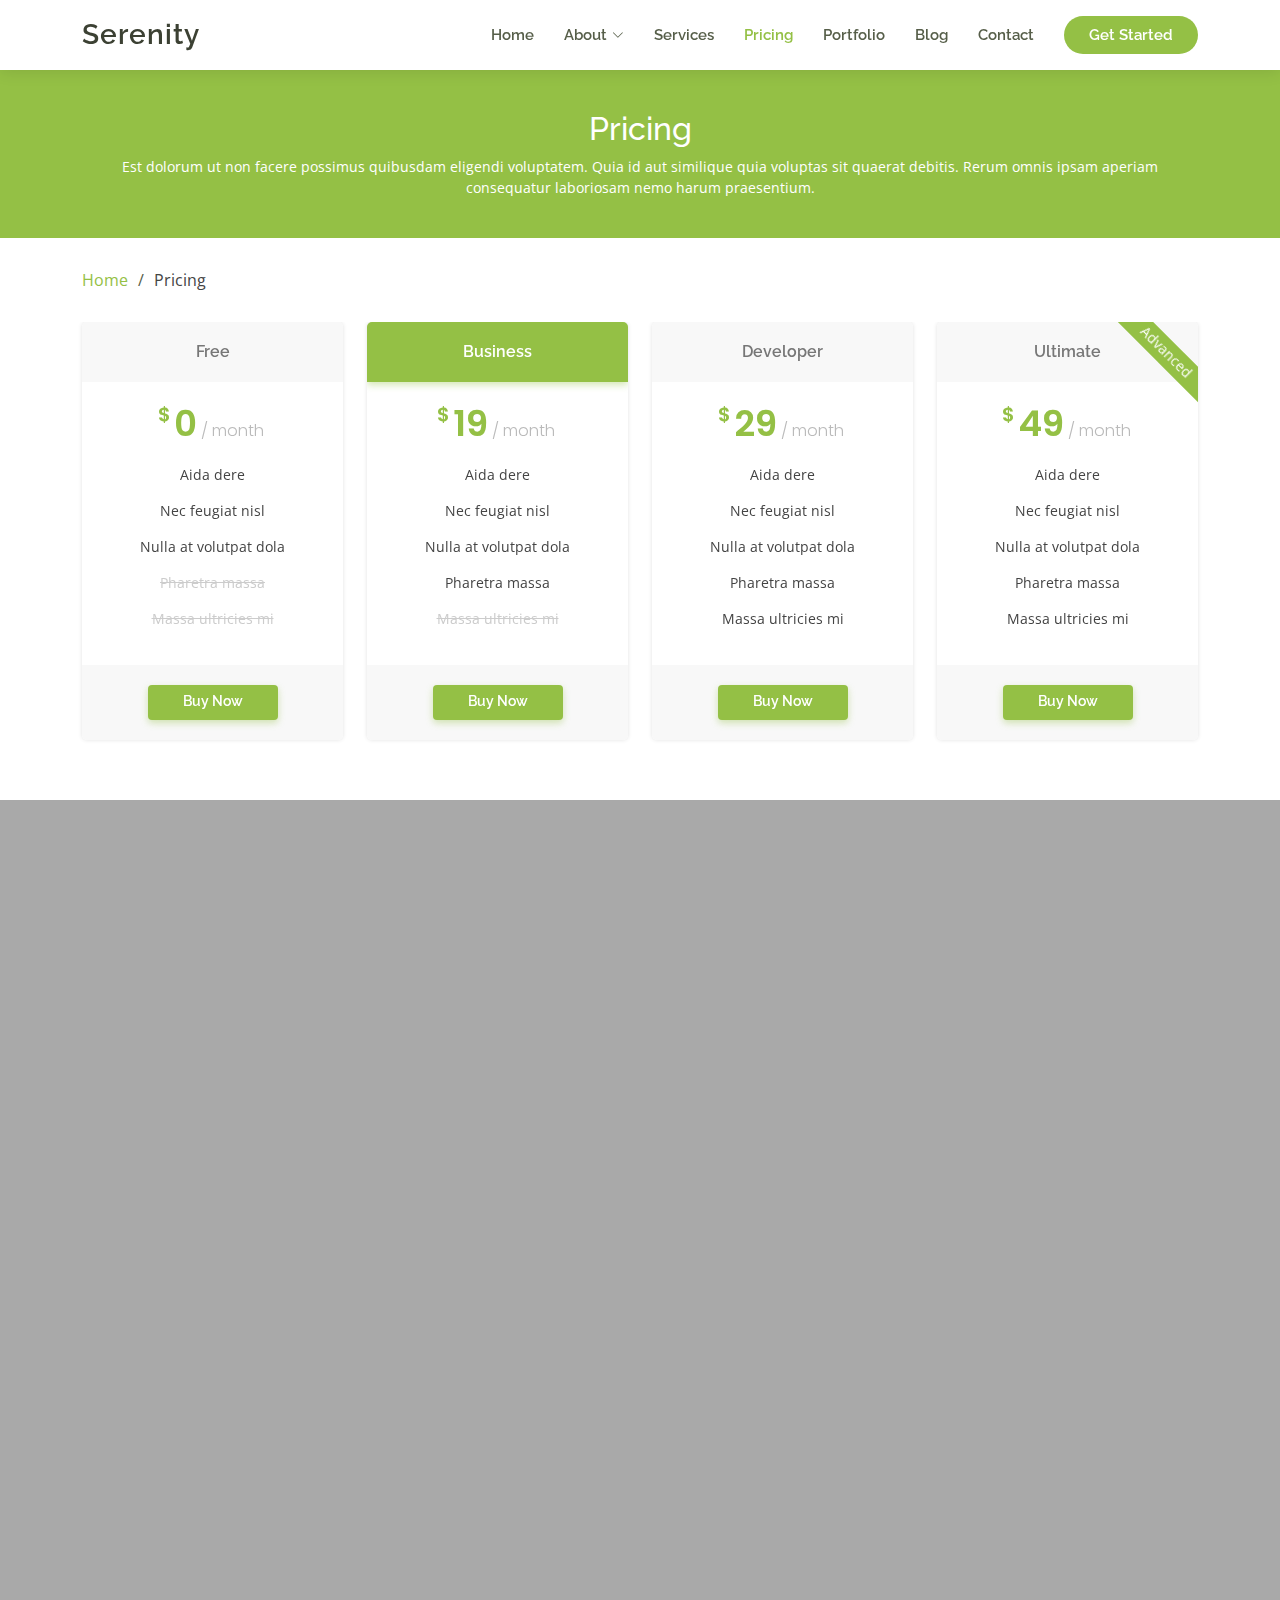
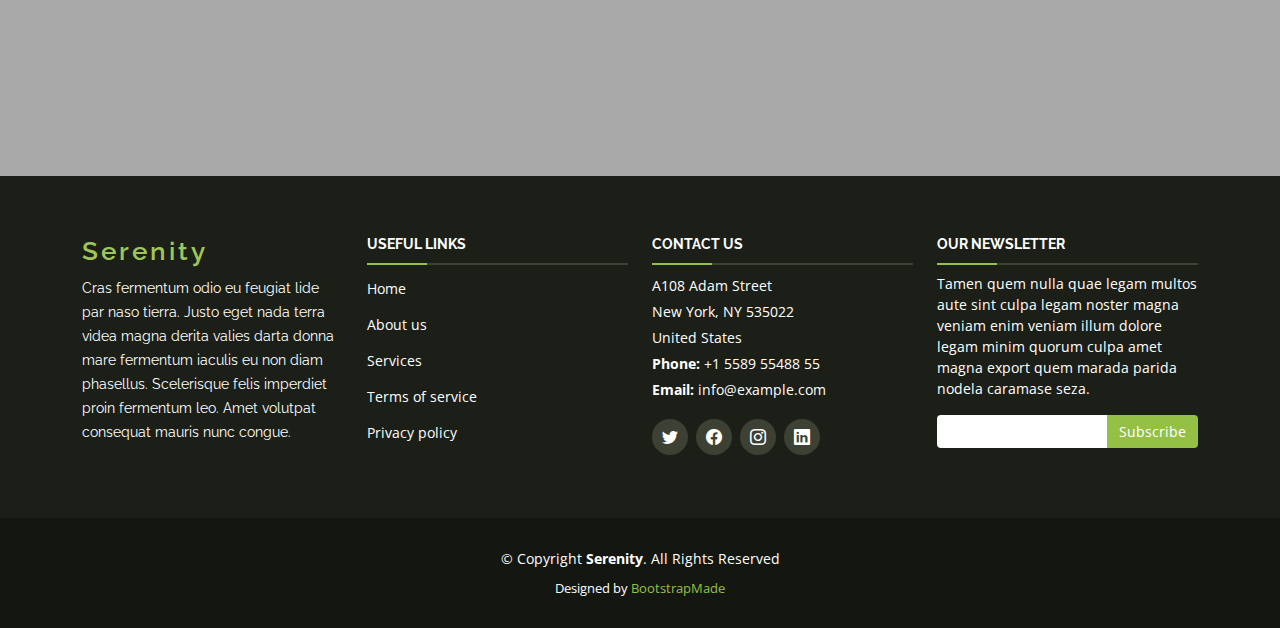
<file: pricing.html>
<!DOCTYPE html>
<html lang="en">

<head>
  <meta charset="utf-8">
  <meta content="width=device-width, initial-scale=1.0" name="viewport">

  <title>Pricing - Serenity Bootstrap Template</title>
  <meta content="" name="description">
  <meta content="" name="keywords">

  <!-- Favicons -->
  <link href="assets/img/favicon.png" rel="icon">
  <link href="assets/img/apple-touch-icon.png" rel="apple-touch-icon">

  <!-- Google Fonts -->
  <link href="https://fonts.googleapis.com/css?family=Open+Sans:300,300i,400,400i,600,600i,700,700i|Raleway:300,300i,400,400i,500,500i,600,600i,700,700i|Poppins:300,300i,400,400i,500,500i,600,600i,700,700i" rel="stylesheet">

  <!-- Vendor CSS Files -->
  <link href="assets/vendor/aos/aos.css" rel="stylesheet">
  <link href="assets/vendor/bootstrap/css/bootstrap.min.css" rel="stylesheet">
  <link href="assets/vendor/bootstrap-icons/bootstrap-icons.css" rel="stylesheet">
  <link href="assets/vendor/boxicons/css/boxicons.min.css" rel="stylesheet">
  <link href="assets/vendor/glightbox/css/glightbox.min.css" rel="stylesheet">
  <link href="assets/vendor/swiper/swiper-bundle.min.css" rel="stylesheet">

  <!-- Template Main CSS File -->
  <link href="assets/css/style.css" rel="stylesheet">

  <!-- =======================================================
  * Template Name: Serenity - v4.11.0
  * Template URL: https://bootstrapmade.com/serenity-bootstrap-corporate-template/
  * Author: BootstrapMade.com
  * License: https://bootstrapmade.com/license/
  ======================================================== -->
</head>

<body>

  <!-- ======= Header ======= -->
  <header id="header" class="fixed-top d-flex align-items-center">
    <div class="container d-flex align-items-center justify-content-between">

      <div class="logo">
        <h1 class="text-light"><a href="index.html">Serenity</a></h1>
        <!-- Uncomment below if you prefer to use an image logo -->
        <!-- <a href="index.html"><img src="assets/img/logo.png" alt="" class="img-fluid"></a>-->
      </div>

      <nav id="navbar" class="navbar">
        <ul>
          <li><a href="index.html">Home</a></li>
          <li class="dropdown"><a href="#"><span>About</span> <i class="bi bi-chevron-down"></i></a>
            <ul>
              <li><a href="about.html">About</a></li>
              <!-- <li><a href="team.html">Team</a></li> -->
              <li class="dropdown"><a href="#"><span>Deep Drop Down</span> <i class="bi bi-chevron-right"></i></a>
                <ul>
                  <li><a href="#">Deep Drop Down 1</a></li>
                  <li><a href="#">Deep Drop Down 2</a></li>
                  <li><a href="#">Deep Drop Down 3</a></li>
                  <li><a href="#">Deep Drop Down 4</a></li>
                  <li><a href="#">Deep Drop Down 5</a></li>
                </ul>
              </li>
            </ul>
          </li>
          <li><a href="services.html">Services</a></li>
          <li><a class="active" href="pricing.html">Pricing</a></li>
          <li><a href="portfolio.html">Portfolio</a></li>
          <li><a href="blog.html">Blog</a></li>
          <li><a href="contact.html">Contact</a></li>

          <li><a class="getstarted" href="about.html">Get Started</a></li>
        </ul>
        <i class="bi bi-list mobile-nav-toggle"></i>
      </nav><!-- .navbar -->

    </div>
  </header><!-- End Header -->

  <main id="main">

    <!-- ======= Breadcrumbs ======= -->
    <section id="breadcrumbs" class="breadcrumbs">
      <div class="breadcrumb-hero">
        <div class="container">
          <div class="breadcrumb-hero">
            <h2>Pricing</h2>
            <p>Est dolorum ut non facere possimus quibusdam eligendi voluptatem. Quia id aut similique quia voluptas sit quaerat debitis. Rerum omnis ipsam aperiam consequatur laboriosam nemo harum praesentium. </p>
          </div>
        </div>
      </div>
      <div class="container">
        <ol>
          <li><a href="index.html">Home</a></li>
          <li>Pricing</li>
        </ol>
      </div>
    </section><!-- End Breadcrumbs -->

    <!-- ======= Pricing Section ======= -->
    <section id="pricing" class="pricing">
      <div class="container">

        <div class="row">

          <div class="col-lg-3 col-md-6">
            <div class="box" data-aos="fade-up">
              <h3>Free</h3>
              <h4><sup>$</sup>0<span> / month</span></h4>
              <ul>
                <li>Aida dere</li>
                <li>Nec feugiat nisl</li>
                <li>Nulla at volutpat dola</li>
                <li class="na">Pharetra massa</li>
                <li class="na">Massa ultricies mi</li>
              </ul>
              <div class="btn-wrap">
                <a href="#" class="btn-buy">Buy Now</a>
              </div>
            </div>
          </div>

          <div class="col-lg-3 col-md-6 mt-4 mt-md-0">
            <div class="box featured" data-aos="fade-up" data-aos-delay="100">
              <h3>Business</h3>
              <h4><sup>$</sup>19<span> / month</span></h4>
              <ul>
                <li>Aida dere</li>
                <li>Nec feugiat nisl</li>
                <li>Nulla at volutpat dola</li>
                <li>Pharetra massa</li>
                <li class="na">Massa ultricies mi</li>
              </ul>
              <div class="btn-wrap">
                <a href="#" class="btn-buy">Buy Now</a>
              </div>
            </div>
          </div>

          <div class="col-lg-3 col-md-6 mt-4 mt-lg-0">
            <div class="box" data-aos="fade-up" data-aos-delay="200">
              <h3>Developer</h3>
              <h4><sup>$</sup>29<span> / month</span></h4>
              <ul>
                <li>Aida dere</li>
                <li>Nec feugiat nisl</li>
                <li>Nulla at volutpat dola</li>
                <li>Pharetra massa</li>
                <li>Massa ultricies mi</li>
              </ul>
              <div class="btn-wrap">
                <a href="#" class="btn-buy">Buy Now</a>
              </div>
            </div>
          </div>

          <div class="col-lg-3 col-md-6 mt-4 mt-lg-0">
            <div class="box" data-aos="fade-up" data-aos-delay="300">
              <span class="advanced">Advanced</span>
              <h3>Ultimate</h3>
              <h4><sup>$</sup>49<span> / month</span></h4>
              <ul>
                <li>Aida dere</li>
                <li>Nec feugiat nisl</li>
                <li>Nulla at volutpat dola</li>
                <li>Pharetra massa</li>
                <li>Massa ultricies mi</li>
              </ul>
              <div class="btn-wrap">
                <a href="#" class="btn-buy">Buy Now</a>
              </div>
            </div>
          </div>

        </div>

      </div>
    </section><!-- End Pricing Section -->

    <!-- ======= Frequently Asked Questions Section ======= -->
    <section id="faq" class="faq section-bg">
      <div class="container">

        <div class="section-title" data-aos="fade-up">
          <h2>Frequently Asked Questions</h2>
          <p>Magnam dolores commodi suscipit. Necessitatibus eius consequatur ex aliquid fuga eum quidem. Sit sint consectetur velit. Quisquam quos quisquam cupiditate. Et nemo qui impedit suscipit alias ea. Quia fugiat sit in iste officiis commodi quidem hic quas.</p>
        </div>

        <div class="row faq-item d-flex align-items-stretch" data-aos="fade-up">
          <div class="col-lg-5">
            <i class="bx bx-help-circle"></i>
            <h4>Non consectetur a erat nam at lectus urna duis?</h4>
          </div>
          <div class="col-lg-7">
            <p>
              Feugiat pretium nibh ipsum consequat. Tempus iaculis urna id volutpat lacus laoreet non curabitur gravida. Venenatis lectus magna fringilla urna porttitor rhoncus dolor purus non.
            </p>
          </div>
        </div><!-- End F.A.Q Item-->

        <div class="row faq-item d-flex align-items-stretch" data-aos="fade-up" data-aos-delay="100">
          <div class="col-lg-5">
            <i class="bx bx-help-circle"></i>
            <h4>Feugiat scelerisque varius morbi enim nunc faucibus a pellentesque?</h4>
          </div>
          <div class="col-lg-7">
            <p>
              Dolor sit amet consectetur adipiscing elit pellentesque habitant morbi. Id interdum velit laoreet id donec ultrices. Fringilla phasellus faucibus scelerisque eleifend donec pretium. Est pellentesque elit ullamcorper dignissim.
            </p>
          </div>
        </div><!-- End F.A.Q Item-->

        <div class="row faq-item d-flex align-items-stretch" data-aos="fade-up" data-aos-delay="200">
          <div class="col-lg-5">
            <i class="bx bx-help-circle"></i>
            <h4>Dolor sit amet consectetur adipiscing elit pellentesque habitant morbi?</h4>
          </div>
          <div class="col-lg-7">
            <p>
              Eleifend mi in nulla posuere sollicitudin aliquam ultrices sagittis orci. Faucibus pulvinar elementum integer enim. Sem nulla pharetra diam sit amet nisl suscipit. Rutrum tellus pellentesque eu tincidunt. Lectus urna duis convallis convallis tellus.
            </p>
          </div>
        </div><!-- End F.A.Q Item-->

        <div class="row faq-item d-flex align-items-stretch" data-aos="fade-up" data-aos-delay="300">
          <div class="col-lg-5">
            <i class="bx bx-help-circle"></i>
            <h4>Ac odio tempor orci dapibus. Aliquam eleifend mi in nulla?</h4>
          </div>
          <div class="col-lg-7">
            <p>
              Aperiam itaque sit optio et deleniti eos nihil quidem cumque. Voluptas dolorum accusantium sunt sit enim. Provident consequuntur quam aut reiciendis qui rerum dolorem sit odio. Repellat assumenda soluta sunt pariatur error doloribus fuga.
            </p>
          </div>
        </div><!-- End F.A.Q Item-->

        <div class="row faq-item d-flex align-items-stretch" data-aos="fade-up" data-aos-delay="400">
          <div class="col-lg-5">
            <i class="bx bx-help-circle"></i>
            <h4>Tempus quam pellentesque nec nam aliquam sem et tortor consequat?</h4>
          </div>
          <div class="col-lg-7">
            <p>
              Molestie a iaculis at erat pellentesque adipiscing commodo. Dignissim suspendisse in est ante in. Nunc vel risus commodo viverra maecenas accumsan. Sit amet nisl suscipit adipiscing bibendum est. Purus gravida quis blandit turpis cursus in
            </p>
          </div>
        </div><!-- End F.A.Q Item-->

      </div>
    </section><!-- End Frequently Asked Questions Section -->

  </main><!-- End #main -->

  <!-- ======= Footer ======= -->
  <footer id="footer">
    <div class="footer-top">
      <div class="container">
        <div class="row">

          <div class="col-lg-3 col-md-6 footer-info">
            <h3>Serenity</h3>
            <p>Cras fermentum odio eu feugiat lide par naso tierra. Justo eget nada terra videa magna derita valies darta donna mare fermentum iaculis eu non diam phasellus. Scelerisque felis imperdiet proin fermentum leo. Amet volutpat consequat mauris nunc congue.</p>
          </div>

          <div class="col-lg-3 col-md-6 footer-links">
            <h4>Useful Links</h4>
            <ul>
              <li><a href="#">Home</a></li>
              <li><a href="#">About us</a></li>
              <li><a href="#">Services</a></li>
              <li><a href="#">Terms of service</a></li>
              <li><a href="#">Privacy policy</a></li>
            </ul>
          </div>

          <div class="col-lg-3 col-md-6 footer-contact">
            <h4>Contact Us</h4>
            <p>
              A108 Adam Street <br>
              New York, NY 535022<br>
              United States <br>
              <strong>Phone:</strong> +1 5589 55488 55<br>
              <strong>Email:</strong> info@example.com<br>
            </p>

            <div class="social-links">
              <a href="#" class="twitter"><i class="bi bi-twitter"></i></a>
              <a href="#" class="facebook"><i class="bi bi-facebook"></i></a>
              <a href="#" class="instagram"><i class="bi bi-instagram"></i></a>
              <a href="#" class="linkedin"><i class="bi bi-linkedin"></i></a>
            </div>

          </div>

          <div class="col-lg-3 col-md-6 footer-newsletter">
            <h4>Our Newsletter</h4>
            <p>Tamen quem nulla quae legam multos aute sint culpa legam noster magna veniam enim veniam illum dolore legam minim quorum culpa amet magna export quem marada parida nodela caramase seza.</p>
            <form action="" method="post">
              <input type="email" name="email"><input type="submit" value="Subscribe">
            </form>
          </div>

        </div>
      </div>
    </div>

    <div class="container">
      <div class="copyright">
        &copy; Copyright <strong><span>Serenity</span></strong>. All Rights Reserved
      </div>
      <div class="credits">
        <!-- All the links in the footer should remain intact. -->
        <!-- You can delete the links only if you purchased the pro version. -->
        <!-- Licensing information: https://bootstrapmade.com/license/ -->
        <!-- Purchase the pro version with working PHP/AJAX contact form: https://bootstrapmade.com/serenity-bootstrap-corporate-template/ -->
        Designed by <a href="https://bootstrapmade.com/">BootstrapMade</a>
      </div>
    </div>
  </footer><!-- End Footer -->

  <a href="#" class="back-to-top d-flex align-items-center justify-content-center"><i class="bi bi-arrow-up-short"></i></a>

  <!-- Vendor JS Files -->
  <script src="assets/vendor/purecounter/purecounter_vanilla.js"></script>
  <script src="assets/vendor/aos/aos.js"></script>
  <script src="assets/vendor/bootstrap/js/bootstrap.bundle.min.js"></script>
  <script src="assets/vendor/glightbox/js/glightbox.min.js"></script>
  <script src="assets/vendor/isotope-layout/isotope.pkgd.min.js"></script>
  <script src="assets/vendor/swiper/swiper-bundle.min.js"></script>
  <script src="assets/vendor/waypoints/noframework.waypoints.js"></script>
  <script src="assets/vendor/php-email-form/validate.js"></script>

  <!-- Template Main JS File -->
  <script src="assets/js/main.js"></script>

</body>

</html>
</file>
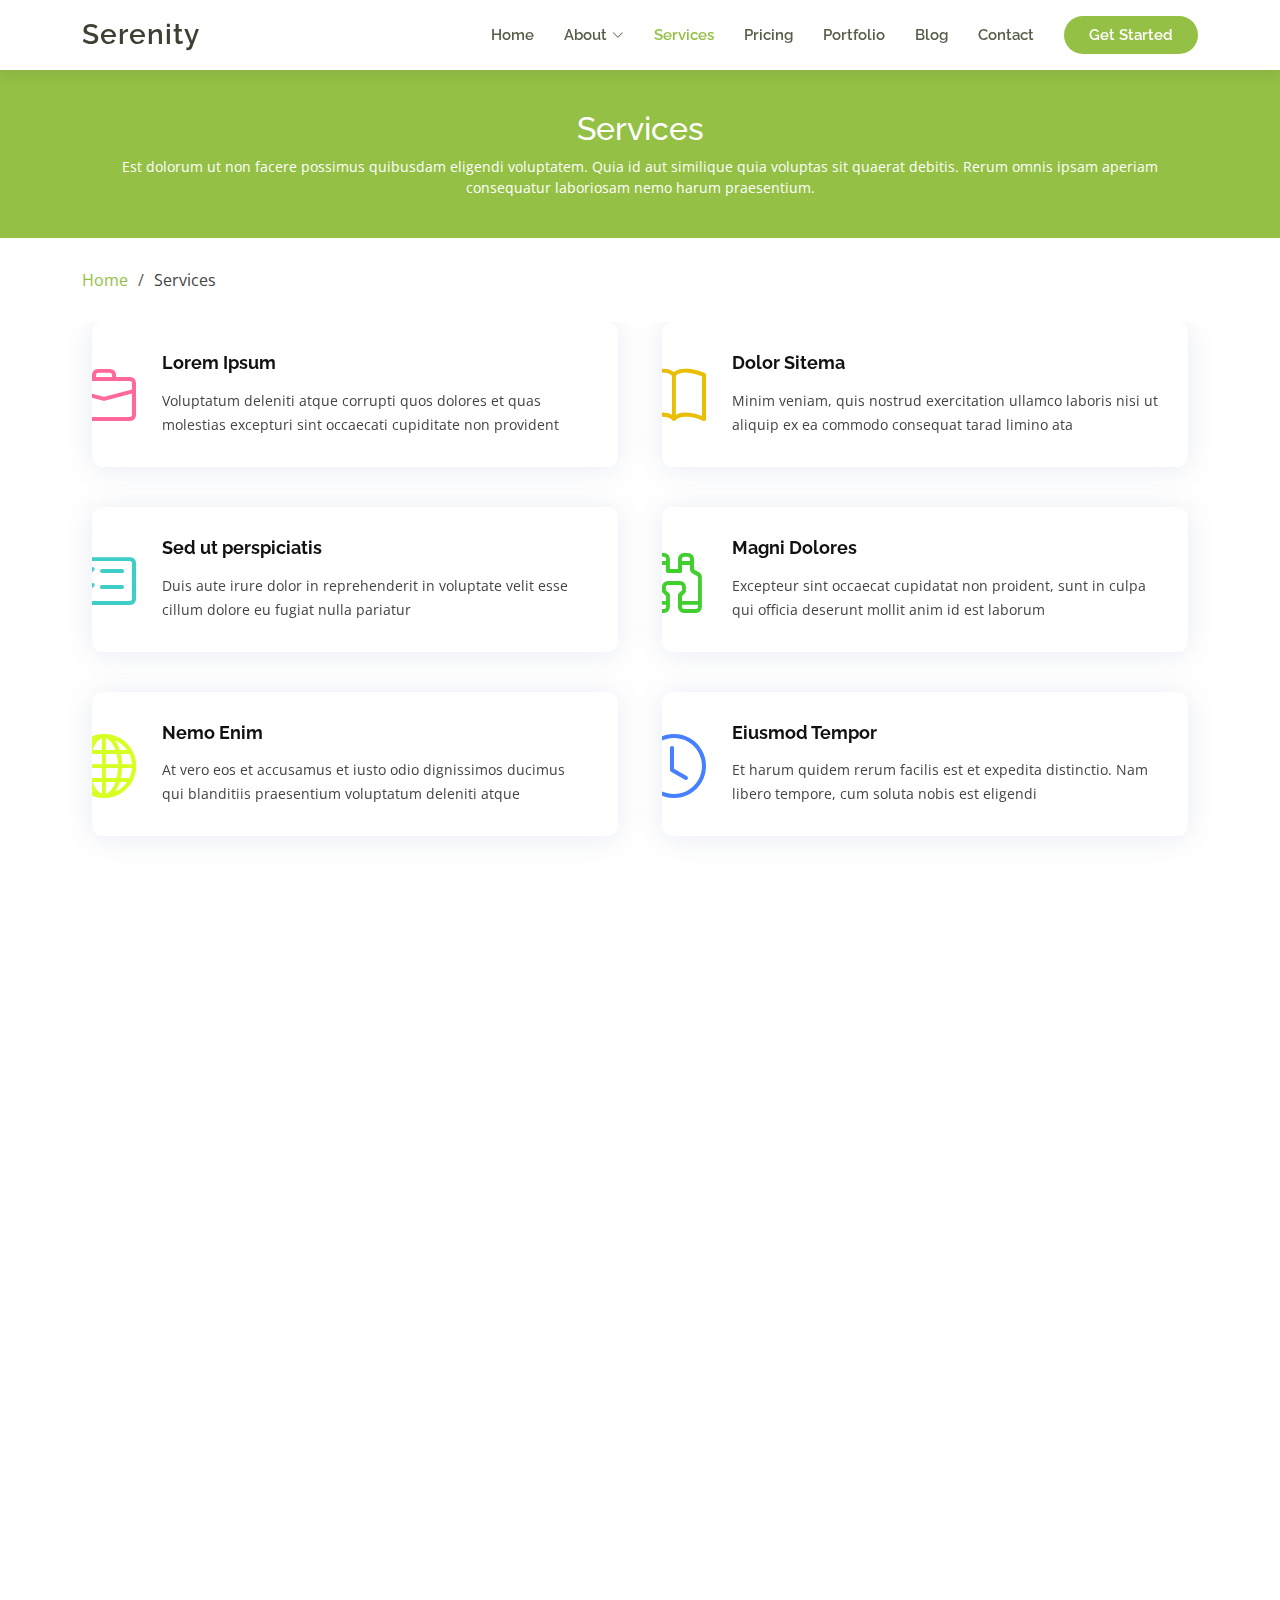
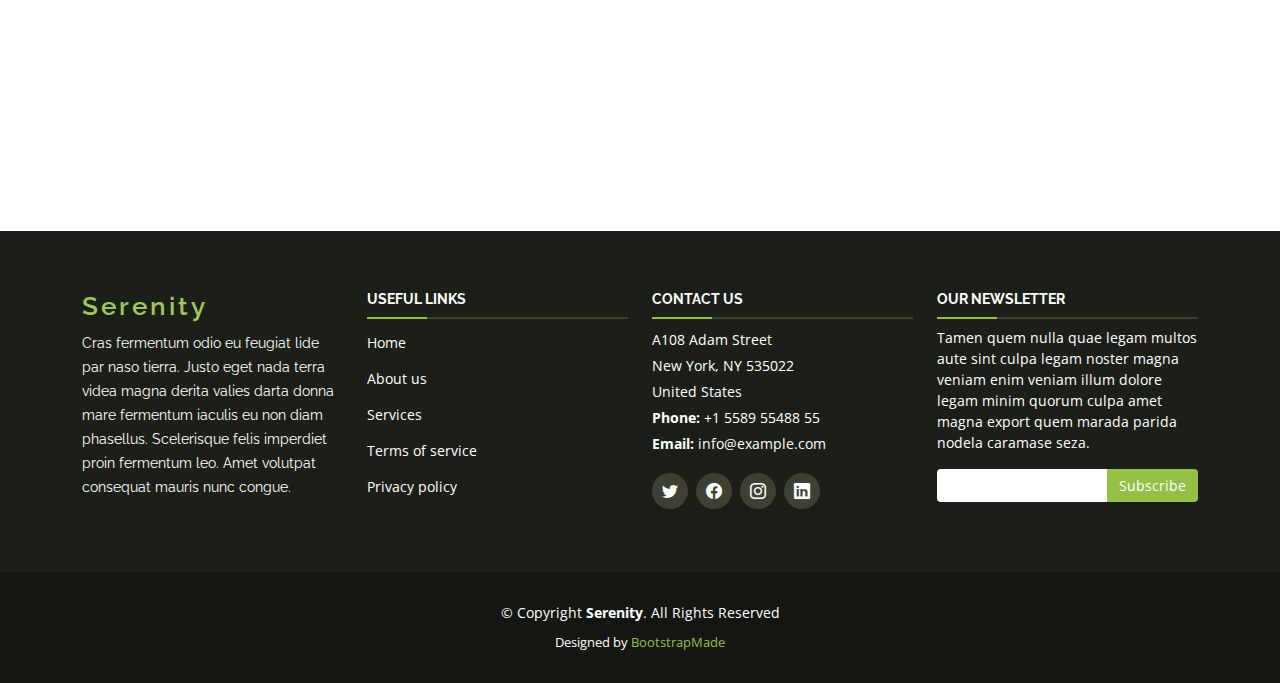
<file: services.html>
<!DOCTYPE html>
<html lang="en">

<head>
  <meta charset="utf-8">
  <meta content="width=device-width, initial-scale=1.0" name="viewport">

  <title>Services - Serenity Bootstrap Template</title>
  <meta content="" name="description">
  <meta content="" name="keywords">

  <!-- Favicons -->
  <link href="assets/img/favicon.png" rel="icon">
  <link href="assets/img/apple-touch-icon.png" rel="apple-touch-icon">

  <!-- Google Fonts -->
  <link href="https://fonts.googleapis.com/css?family=Open+Sans:300,300i,400,400i,600,600i,700,700i|Raleway:300,300i,400,400i,500,500i,600,600i,700,700i|Poppins:300,300i,400,400i,500,500i,600,600i,700,700i" rel="stylesheet">

  <!-- Vendor CSS Files -->
  <link href="assets/vendor/aos/aos.css" rel="stylesheet">
  <link href="assets/vendor/bootstrap/css/bootstrap.min.css" rel="stylesheet">
  <link href="assets/vendor/bootstrap-icons/bootstrap-icons.css" rel="stylesheet">
  <link href="assets/vendor/boxicons/css/boxicons.min.css" rel="stylesheet">
  <link href="assets/vendor/glightbox/css/glightbox.min.css" rel="stylesheet">
  <link href="assets/vendor/swiper/swiper-bundle.min.css" rel="stylesheet">

  <!-- Template Main CSS File -->
  <link href="assets/css/style.css" rel="stylesheet">

  <!-- =======================================================
  * Template Name: Serenity - v4.11.0
  * Template URL: https://bootstrapmade.com/serenity-bootstrap-corporate-template/
  * Author: BootstrapMade.com
  * License: https://bootstrapmade.com/license/
  ======================================================== -->
</head>

<body>

  <!-- ======= Header ======= -->
  <header id="header" class="fixed-top d-flex align-items-center">
    <div class="container d-flex align-items-center justify-content-between">

      <div class="logo">
        <h1 class="text-light"><a href="index.html">Serenity</a></h1>
        <!-- Uncomment below if you prefer to use an image logo -->
        <!-- <a href="index.html"><img src="assets/img/logo.png" alt="" class="img-fluid"></a>-->
      </div>

      <nav id="navbar" class="navbar">
        <ul>
          <li><a href="index.html">Home</a></li>
          <li class="dropdown"><a href="#"><span>About</span> <i class="bi bi-chevron-down"></i></a>
            <ul>
              <li><a href="about.html">About</a></li>
              <!-- <li><a href="team.html">Team</a></li> -->
              <li class="dropdown"><a href="#"><span>Deep Drop Down</span> <i class="bi bi-chevron-right"></i></a>
                <ul>
                  <li><a href="#">Deep Drop Down 1</a></li>
                  <li><a href="#">Deep Drop Down 2</a></li>
                  <li><a href="#">Deep Drop Down 3</a></li>
                  <li><a href="#">Deep Drop Down 4</a></li>
                  <li><a href="#">Deep Drop Down 5</a></li>
                </ul>
              </li>
            </ul>
          </li>
          <li><a class="active" href="services.html">Services</a></li>
          <li><a href="pricing.html">Pricing</a></li>
          <li><a href="portfolio.html">Portfolio</a></li>
          <li><a href="blog.html">Blog</a></li>
          <li><a href="contact.html">Contact</a></li>

          <li><a class="getstarted" href="about.html">Get Started</a></li>
        </ul>
        <i class="bi bi-list mobile-nav-toggle"></i>
      </nav><!-- .navbar -->

    </div>
  </header><!-- End Header -->

  <main id="main">

    <!-- ======= Breadcrumbs ======= -->
    <section id="breadcrumbs" class="breadcrumbs">
      <div class="breadcrumb-hero">
        <div class="container">
          <div class="breadcrumb-hero">
            <h2>Services</h2>
            <p>Est dolorum ut non facere possimus quibusdam eligendi voluptatem. Quia id aut similique quia voluptas sit quaerat debitis. Rerum omnis ipsam aperiam consequatur laboriosam nemo harum praesentium. </p>
          </div>
        </div>
      </div>
      <div class="container">
        <ol>
          <li><a href="index.html">Home</a></li>
          <li>Services</li>
        </ol>
      </div>
    </section><!-- End Breadcrumbs -->

    <!-- ======= Services Section ======= -->
    <section id="services" class="services ">
      <div class="container">

        <div class="row">
          <div class="col-md-6">
            <div class="icon-box" data-aos="fade-up">
              <div class="icon"><i class="bi bi-briefcase" style="color: #ff689b;"></i></div>
              <h4 class="title"><a href="">Lorem Ipsum</a></h4>
              <p class="description">Voluptatum deleniti atque corrupti quos dolores et quas molestias excepturi sint occaecati cupiditate non provident</p>
            </div>
          </div>
          <div class="col-md-6">
            <div class="icon-box" data-aos="fade-up">
              <div class="icon"><i class="bi bi-book" style="color: #e9bf06;"></i></div>
              <h4 class="title"><a href="">Dolor Sitema</a></h4>
              <p class="description">Minim veniam, quis nostrud exercitation ullamco laboris nisi ut aliquip ex ea commodo consequat tarad limino ata</p>
            </div>
          </div>

          <div class="col-md-6" data-aos="fade-up" data-aos-delay="100">
            <div class="icon-box">
              <div class="icon"><i class="bi bi-card-checklist" style="color: #3fcdc7;"></i></div>
              <h4 class="title"><a href="">Sed ut perspiciatis</a></h4>
              <p class="description">Duis aute irure dolor in reprehenderit in voluptate velit esse cillum dolore eu fugiat nulla pariatur</p>
            </div>
          </div>
          <div class="col-md-6" data-aos="fade-up" data-aos-delay="100">
            <div class="icon-box">
              <div class="icon"><i class="bi bi-binoculars" style="color:#41cf2e;"></i></div>
              <h4 class="title"><a href="">Magni Dolores</a></h4>
              <p class="description">Excepteur sint occaecat cupidatat non proident, sunt in culpa qui officia deserunt mollit anim id est laborum</p>
            </div>
          </div>

          <div class="col-md-6" data-aos="fade-up" data-aos-delay="200">
            <div class="icon-box">
              <div class="icon"><i class="bi bi-globe" style="color: #d6ff22;"></i></div>
              <h4 class="title"><a href="">Nemo Enim</a></h4>
              <p class="description">At vero eos et accusamus et iusto odio dignissimos ducimus qui blanditiis praesentium voluptatum deleniti atque</p>
            </div>
          </div>
          <div class="col-md-6" data-aos="fade-up" data-aos-delay="200">
            <div class="icon-box">
              <div class="icon"><i class="bi bi-clock" style="color: #4680ff;"></i></div>
              <h4 class="title"><a href="">Eiusmod Tempor</a></h4>
              <p class="description">Et harum quidem rerum facilis est et expedita distinctio. Nam libero tempore, cum soluta nobis est eligendi</p>
            </div>
          </div>
        </div>

      </div>
    </section><!-- End Services Section -->

    <!-- ======= Features Section ======= -->
    <section id="features" class="features">
      <div class="container">

        <div class="section-title" data-aos="fade-up">
          <h2>Features</h2>
          <p>Magnam dolores commodi suscipit. Necessitatibus eius consequatur ex aliquid fuga eum quidem. Sit sint consectetur velit. Quisquam quos quisquam cupiditate. Et nemo qui impedit suscipit alias ea. Quia fugiat sit in iste officiis commodi quidem hic quas.</p>
        </div>

        <div class="row">
          <div class="col-md-6 d-flex align-items-stretch" data-aos="fade-up">
            <div class="card" style="background-image: url(assets/img/features-1.jpg);">
              <div class="card-body">
                <h5 class="card-title"><a href="">Our Mission</a></h5>
                <p class="card-text">Lorem ipsum dolor sit amet, consectetur elit, sed do eiusmod tempor ut labore et dolore magna aliqua.</p>
                <div class="read-more"><a href="#"><i class="bi bi-arrow-right"></i> Read More</a></div>
              </div>
            </div>
          </div>
          <div class="col-md-6 d-flex align-items-stretch mt-4 mt-md-0" data-aos="fade-up">
            <div class="card" style="background-image: url(assets/img/features-2.jpg);">
              <div class="card-body">
                <h5 class="card-title"><a href="">Our Plan</a></h5>
                <p class="card-text">Sed ut perspiciatis unde omnis iste natus error sit voluptatem doloremque laudantium, totam rem.</p>
                <div class="read-more"><a href="#"><i class="bi bi-arrow-right"></i> Read More</a></div>
              </div>
            </div>

          </div>
          <div class="col-md-6 d-flex align-items-stretch mt-4" data-aos="fade-up" data-aos-delay="100">
            <div class="card" style="background-image: url(assets/img/features-3.jpg);">
              <div class="card-body">
                <h5 class="card-title"><a href="">Our Vision</a></h5>
                <p class="card-text">Nemo enim ipsam voluptatem quia voluptas sit aut odit aut fugit, sed quia magni dolores.</p>
                <div class="read-more"><a href="#"><i class="bi bi-arrow-right"></i> Read More</a></div>
              </div>
            </div>
          </div>
          <div class="col-md-6 d-flex align-items-stretch mt-4" data-aos="fade-up" data-aos-delay="100">
            <div class="card" style="background-image: url(assets/img/features-4.jpg);">
              <div class="card-body">
                <h5 class="card-title"><a href="">Our Care</a></h5>
                <p class="card-text">Nostrum eum sed et autem dolorum perspiciatis. Magni porro quisquam laudantium voluptatem.</p>
                <div class="read-more"><a href="#"><i class="bi bi-arrow-right"></i> Read More</a></div>
              </div>
            </div>
          </div>
        </div>

      </div>
    </section><!-- End Features Section -->

  </main><!-- End #main -->

  <!-- ======= Footer ======= -->
  <footer id="footer">
    <div class="footer-top">
      <div class="container">
        <div class="row">

          <div class="col-lg-3 col-md-6 footer-info">
            <h3>Serenity</h3>
            <p>Cras fermentum odio eu feugiat lide par naso tierra. Justo eget nada terra videa magna derita valies darta donna mare fermentum iaculis eu non diam phasellus. Scelerisque felis imperdiet proin fermentum leo. Amet volutpat consequat mauris nunc congue.</p>
          </div>

          <div class="col-lg-3 col-md-6 footer-links">
            <h4>Useful Links</h4>
            <ul>
              <li><a href="#">Home</a></li>
              <li><a href="#">About us</a></li>
              <li><a href="#">Services</a></li>
              <li><a href="#">Terms of service</a></li>
              <li><a href="#">Privacy policy</a></li>
            </ul>
          </div>

          <div class="col-lg-3 col-md-6 footer-contact">
            <h4>Contact Us</h4>
            <p>
              A108 Adam Street <br>
              New York, NY 535022<br>
              United States <br>
              <strong>Phone:</strong> +1 5589 55488 55<br>
              <strong>Email:</strong> info@example.com<br>
            </p>

            <div class="social-links">
              <a href="#" class="twitter"><i class="bi bi-twitter"></i></a>
              <a href="#" class="facebook"><i class="bi bi-facebook"></i></a>
              <a href="#" class="instagram"><i class="bi bi-instagram"></i></a>
              <a href="#" class="linkedin"><i class="bi bi-linkedin"></i></a>
            </div>

          </div>

          <div class="col-lg-3 col-md-6 footer-newsletter">
            <h4>Our Newsletter</h4>
            <p>Tamen quem nulla quae legam multos aute sint culpa legam noster magna veniam enim veniam illum dolore legam minim quorum culpa amet magna export quem marada parida nodela caramase seza.</p>
            <form action="" method="post">
              <input type="email" name="email"><input type="submit" value="Subscribe">
            </form>
          </div>

        </div>
      </div>
    </div>

    <div class="container">
      <div class="copyright">
        &copy; Copyright <strong><span>Serenity</span></strong>. All Rights Reserved
      </div>
      <div class="credits">
        <!-- All the links in the footer should remain intact. -->
        <!-- You can delete the links only if you purchased the pro version. -->
        <!-- Licensing information: https://bootstrapmade.com/license/ -->
        <!-- Purchase the pro version with working PHP/AJAX contact form: https://bootstrapmade.com/serenity-bootstrap-corporate-template/ -->
        Designed by <a href="https://bootstrapmade.com/">BootstrapMade</a>
      </div>
    </div>
  </footer><!-- End Footer -->

  <a href="#" class="back-to-top d-flex align-items-center justify-content-center"><i class="bi bi-arrow-up-short"></i></a>

  <!-- Vendor JS Files -->
  <script src="assets/vendor/purecounter/purecounter_vanilla.js"></script>
  <script src="assets/vendor/aos/aos.js"></script>
  <script src="assets/vendor/bootstrap/js/bootstrap.bundle.min.js"></script>
  <script src="assets/vendor/glightbox/js/glightbox.min.js"></script>
  <script src="assets/vendor/isotope-layout/isotope.pkgd.min.js"></script>
  <script src="assets/vendor/swiper/swiper-bundle.min.js"></script>
  <script src="assets/vendor/waypoints/noframework.waypoints.js"></script>
  <script src="assets/vendor/php-email-form/validate.js"></script>

  <!-- Template Main JS File -->
  <script src="assets/js/main.js"></script>

</body>

</html>
</file>
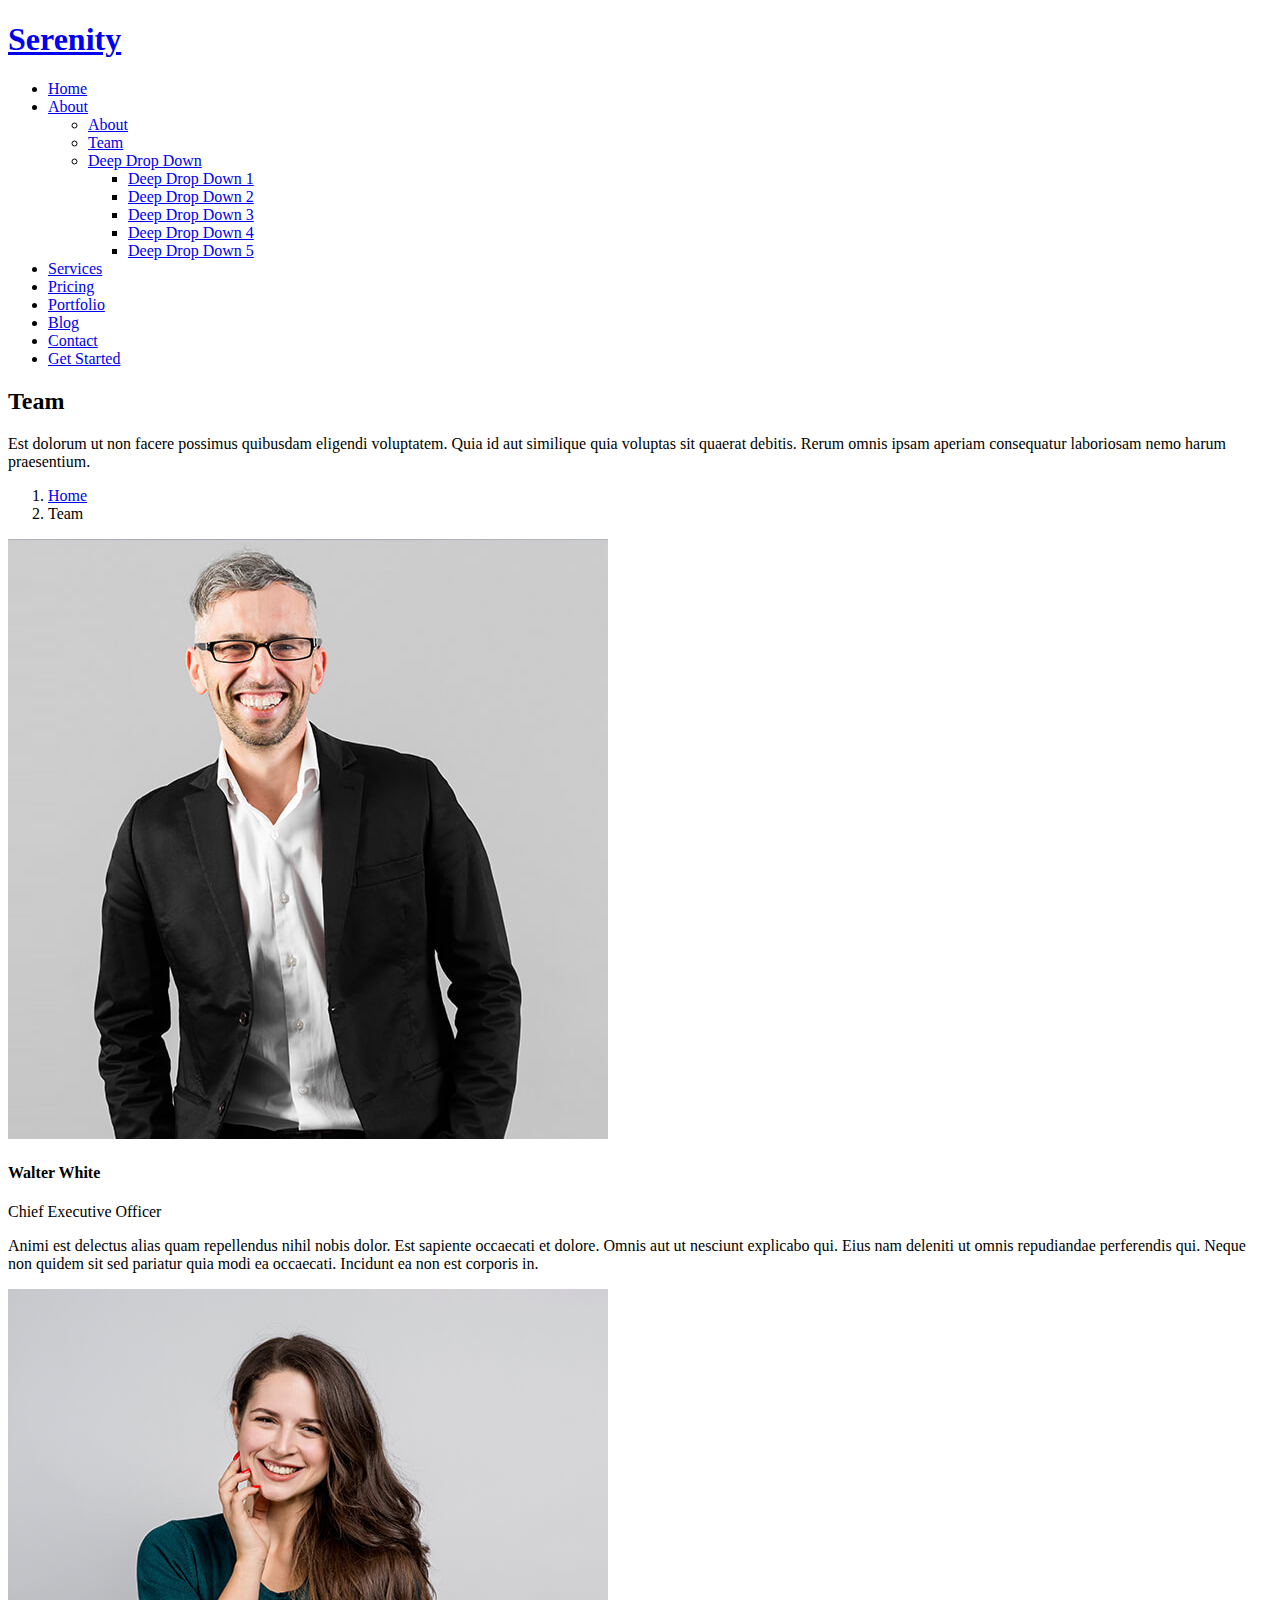
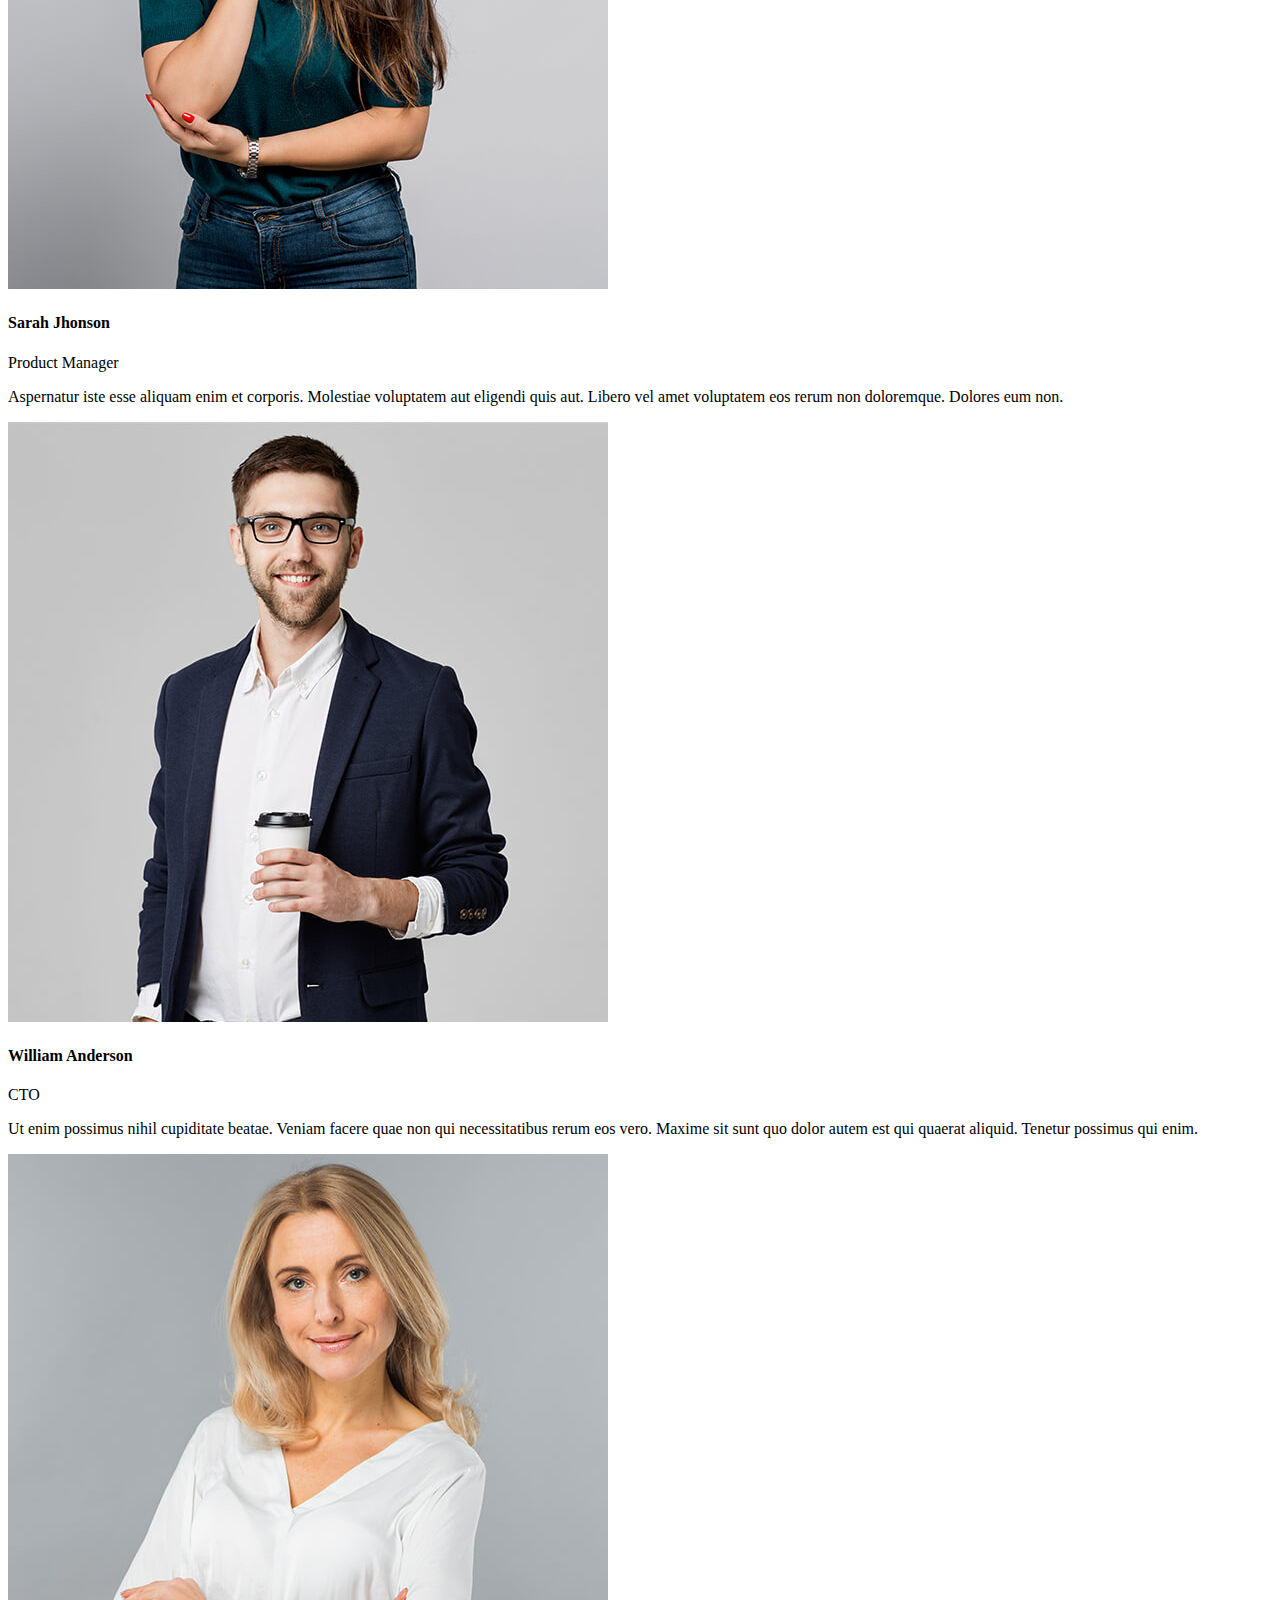
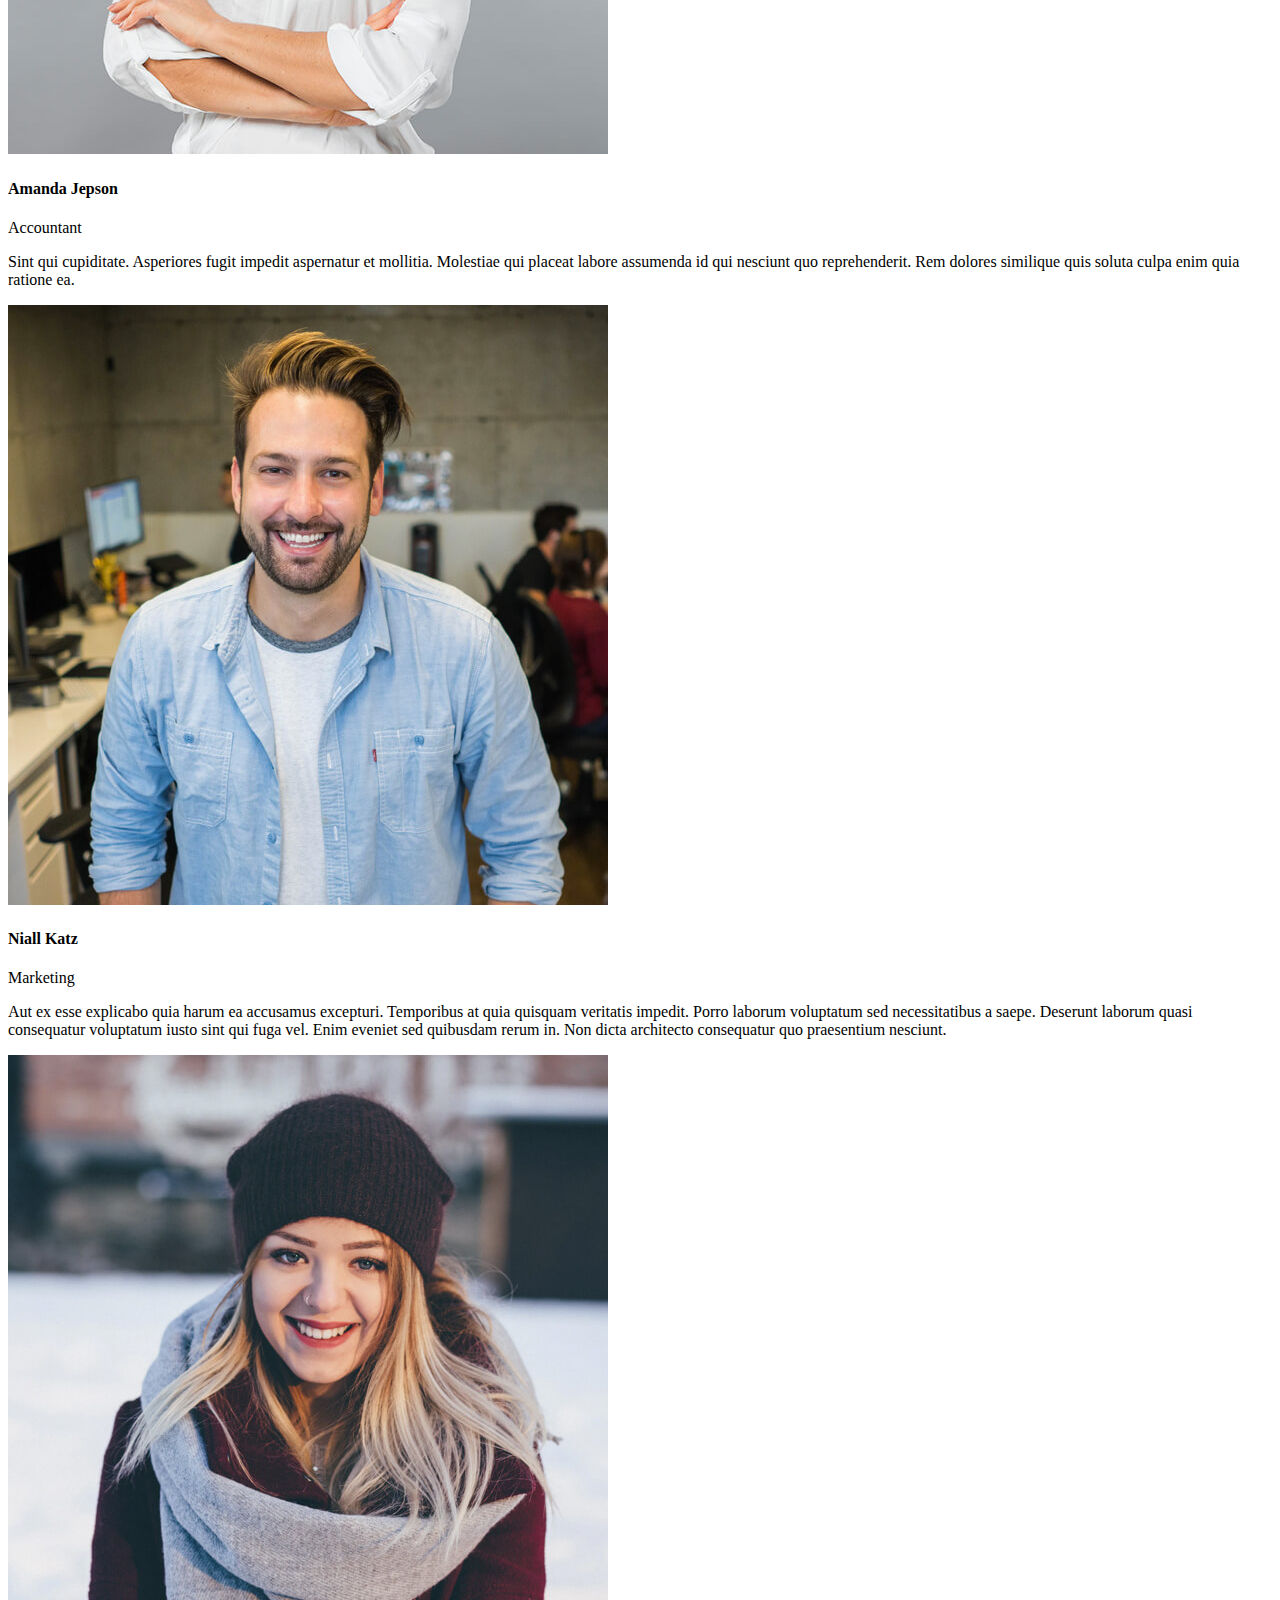
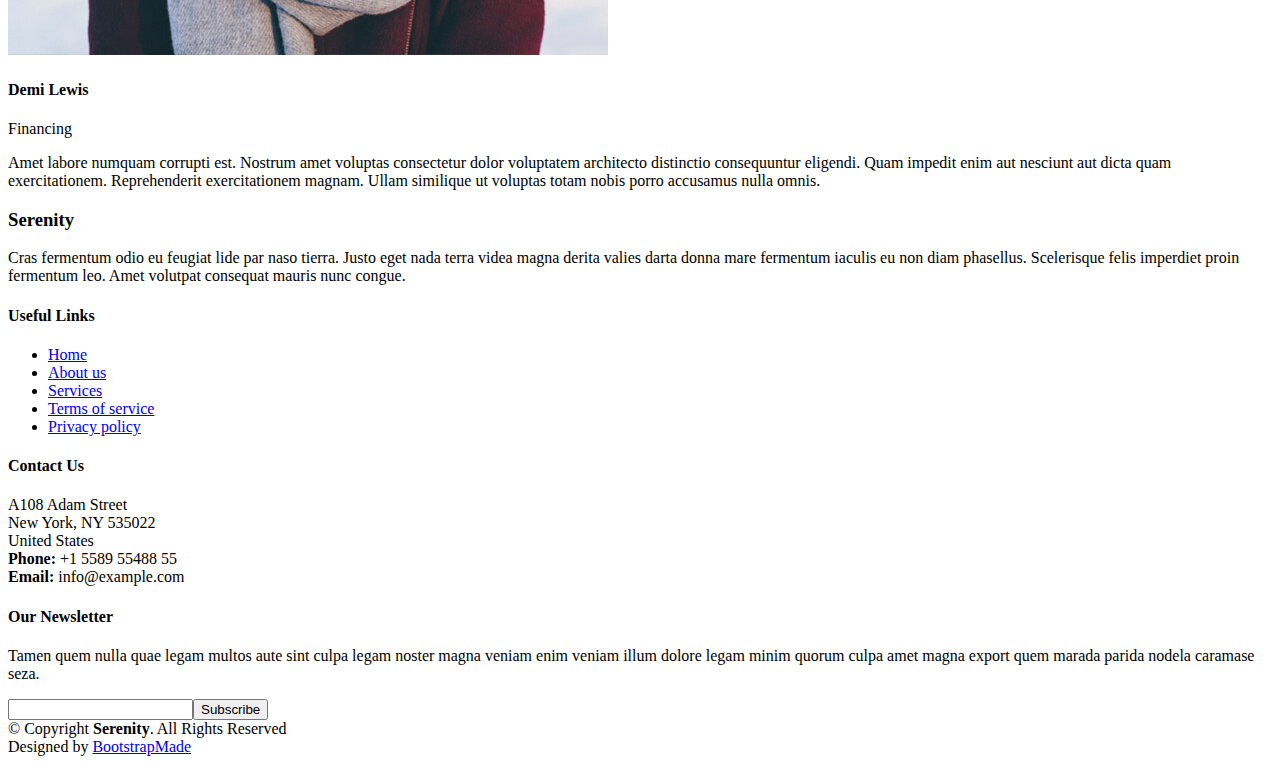
<file: team.html>
<!DOCTYPE html>
<html lang="en">

<head>
  <meta charset="utf-8">
  <meta content="width=device-width, initial-scale=1.0" name="viewport">

<!--  <title>Team - Serenity Bootstrap Template</title>-->
  <meta content="" name="description">
  <meta content="" name="keywords">

  <!-- Favicons -->
  <link href="assets/img/favicon.png" rel="icon">
  <link href="assets/img/apple-touch-icon.png" rel="apple-touch-icon">

  <!-- Google Fonts -->
  <link href="https://fonts.googleapis.com/css?family=Open+Sans:300,300i,400,400i,600,600i,700,700i|Raleway:300,300i,400,400i,500,500i,600,600i,700,700i|Poppins:300,300i,400,400i,500,500i,600,600i,700,700i" rel="stylesheet">

  <!-- Vendor CSS Files -->
<!--
  <link href="assets/vendor/aos/aos.css" rel="stylesheet">
  <link href="assets/vendor/bootstrap/css/bootstrap.min.css" rel="stylesheet">
  <link href="assets/vendor/bootstrap-icons/bootstrap-icons.css" rel="stylesheet">
  <link href="assets/vendor/boxicons/css/boxicons.min.css" rel="stylesheet">
  <link href="assets/vendor/glightbox/css/glightbox.min.css" rel="stylesheet">
  <link href="assets/vendor/swiper/swiper-bundle.min.css" rel="stylesheet">
-->

  <!-- Template Main CSS File -->
<!--  <link href="assets/css/style.css" rel="stylesheet">-->

  <!-- =======================================================
  * Template Name: Serenity - v4.11.0
  * Template URL: https://bootstrapmade.com/serenity-bootstrap-corporate-template/
  * Author: BootstrapMade.com
  * License: https://bootstrapmade.com/license/
  ======================================================== -->
</head>

<body>

  <!-- ======= Header ======= -->
  <header id="header" class="fixed-top d-flex align-items-center">
    <div class="container d-flex align-items-center justify-content-between">

      <div class="logo">
        <h1 class="text-light"><a href="index.html">Serenity</a></h1>
        <!-- Uncomment below if you prefer to use an image logo -->
        <!-- <a href="index.html"><img src="assets/img/logo.png" alt="" class="img-fluid"></a>-->
      </div>

      <nav id="navbar" class="navbar">
        <ul>
          <li><a href="index.html">Home</a></li>
          <li class="dropdown"><a href="#"><span>About</span> <i class="bi bi-chevron-down"></i></a>
            <ul>
              <li><a href="about.html">About</a></li>
              <li><a class="active" href="team.html">Team</a></li>
              <li class="dropdown"><a href="#"><span>Deep Drop Down</span> <i class="bi bi-chevron-right"></i></a>
                <ul>
                  <li><a href="#">Deep Drop Down 1</a></li>
                  <li><a href="#">Deep Drop Down 2</a></li>
                  <li><a href="#">Deep Drop Down 3</a></li>
                  <li><a href="#">Deep Drop Down 4</a></li>
                  <li><a href="#">Deep Drop Down 5</a></li>
                </ul>
              </li>
            </ul>
          </li>
          <li><a href="services.html">Services</a></li>
          <li><a href="pricing.html">Pricing</a></li>
          <li><a href="portfolio.html">Portfolio</a></li>
          <li><a href="blog.html">Blog</a></li>
          <li><a href="contact.html">Contact</a></li>

          <li><a class="getstarted" href="about.html">Get Started</a></li>
        </ul>
        <i class="bi bi-list mobile-nav-toggle"></i>
      </nav><!-- .navbar -->

    </div>
  </header>
    <!-- End Header -->

  <main id="main">

    <!-- ======= Breadcrumbs ======= -->
    <section id="breadcrumbs" class="breadcrumbs">
      <div class="breadcrumb-hero">
        <div class="container">
          <div class="breadcrumb-hero">
            <h2>Team</h2>
            <p>Est dolorum ut non facere possimus quibusdam eligendi voluptatem. Quia id aut similique quia voluptas sit quaerat debitis. Rerum omnis ipsam aperiam consequatur laboriosam nemo harum praesentium. </p>
          </div>
        </div>
      </div>
      <div class="container">
        <ol>
          <li><a href="index.html">Home</a></li>
          <li>Team</li>
        </ol>
      </div>
    </section><!-- End Breadcrumbs -->

    <!-- ======= Team Section ======= -->
    <section id="team" class="team">
      <div class="container">

        <div class="row">

          <div class="col-lg-4 col-md-6 d-flex align-items-stretch">
            <div class="member" data-aos="fade-up">
              <div class="member-img">
                <img src="assets/img/team/team-1.jpg" class="img-fluid" alt="">
                <div class="social">
                  <a href=""><i class="bi bi-twitter"></i></a>
                  <a href=""><i class="bi bi-facebook"></i></a>
                  <a href=""><i class="bi bi-instagram"></i></a>
                  <a href=""><i class="bi bi-linkedin"></i></a>
                </div>
              </div>
              <div class="member-info">
                <h4>Walter White</h4>
                <span>Chief Executive Officer</span>
                <p>Animi est delectus alias quam repellendus nihil nobis dolor. Est sapiente occaecati et dolore. Omnis aut ut nesciunt explicabo qui. Eius nam deleniti ut omnis repudiandae perferendis qui. Neque non quidem sit sed pariatur quia modi ea occaecati. Incidunt ea non est corporis in.</p>
              </div>
            </div>
          </div>

          <div class="col-lg-4 col-md-6 d-flex align-items-stretch">
            <div class="member" data-aos="fade-up" data-aos-delay="100">
              <div class="member-img">
                <img src="assets/img/team/team-2.jpg" class="img-fluid" alt="">
                <div class="social">
                  <a href=""><i class="bi bi-twitter"></i></a>
                  <a href=""><i class="bi bi-facebook"></i></a>
                  <a href=""><i class="bi bi-instagram"></i></a>
                  <a href=""><i class="bi bi-linkedin"></i></a>
                </div>
              </div>
              <div class="member-info">
                <h4>Sarah Jhonson</h4>
                <span>Product Manager</span>
                <p>Aspernatur iste esse aliquam enim et corporis. Molestiae voluptatem aut eligendi quis aut. Libero vel amet voluptatem eos rerum non doloremque. Dolores eum non.</p>
              </div>
            </div>
          </div>

          <div class="col-lg-4 col-md-6 d-flex align-items-stretch">
            <div class="member" data-aos="fade-up" data-aos-delay="200">
              <div class="member-img">
                <img src="assets/img/team/team-3.jpg" class="img-fluid" alt="">
                <div class="social">
                  <a href=""><i class="bi bi-twitter"></i></a>
                  <a href=""><i class="bi bi-facebook"></i></a>
                  <a href=""><i class="bi bi-instagram"></i></a>
                  <a href=""><i class="bi bi-linkedin"></i></a>
                </div>
              </div>
              <div class="member-info">
                <h4>William Anderson</h4>
                <span>CTO</span>
                <p>Ut enim possimus nihil cupiditate beatae. Veniam facere quae non qui necessitatibus rerum eos vero. Maxime sit sunt quo dolor autem est qui quaerat aliquid. Tenetur possimus qui enim.</p>
              </div>
            </div>
          </div>

          <div class="col-lg-4 col-md-6 d-flex align-items-stretch">
            <div class="member" data-aos="fade-up">
              <div class="member-img">
                <img src="assets/img/team/team-4.jpg" class="img-fluid" alt="">
                <div class="social">
                  <a href=""><i class="bi bi-twitter"></i></a>
                  <a href=""><i class="bi bi-facebook"></i></a>
                  <a href=""><i class="bi bi-instagram"></i></a>
                  <a href=""><i class="bi bi-linkedin"></i></a>
                </div>
              </div>
              <div class="member-info">
                <h4>Amanda Jepson</h4>
                <span>Accountant</span>
                <p>Sint qui cupiditate. Asperiores fugit impedit aspernatur et mollitia. Molestiae qui placeat labore assumenda id qui nesciunt quo reprehenderit. Rem dolores similique quis soluta culpa enim quia ratione ea.</p>
              </div>
            </div>
          </div>

          <div class="col-lg-4 col-md-6 d-flex align-items-stretch">
            <div class="member" data-aos="fade-up" data-aos-delay="100">
              <div class="member-img">
                <img src="assets/img/team/team-5.jpg" class="img-fluid" alt="">
                <div class="social">
                  <a href=""><i class="bi bi-twitter"></i></a>
                  <a href=""><i class="bi bi-facebook"></i></a>
                  <a href=""><i class="bi bi-instagram"></i></a>
                  <a href=""><i class="bi bi-linkedin"></i></a>
                </div>
              </div>
              <div class="member-info">
                <h4>Niall Katz</h4>
                <span>Marketing</span>
                <p>Aut ex esse explicabo quia harum ea accusamus excepturi. Temporibus at quia quisquam veritatis impedit. Porro laborum voluptatum sed necessitatibus a saepe. Deserunt laborum quasi consequatur voluptatum iusto sint qui fuga vel. Enim eveniet sed quibusdam rerum in. Non dicta architecto consequatur quo praesentium nesciunt.</p>
              </div>
            </div>
          </div>

          <div class="col-lg-4 col-md-6 d-flex align-items-stretch">
            <div class="member" data-aos="fade-up" data-aos-delay="200">
              <div class="member-img">
                <img src="assets/img/team/team-6.jpg" class="img-fluid" alt="">
                <div class="social">
                  <a href=""><i class="bi bi-twitter"></i></a>
                  <a href=""><i class="bi bi-facebook"></i></a>
                  <a href=""><i class="bi bi-instagram"></i></a>
                  <a href=""><i class="bi bi-linkedin"></i></a>
                </div>
              </div>
              <div class="member-info">
                <h4>Demi Lewis</h4>
                <span>Financing</span>
                <p>Amet labore numquam corrupti est. Nostrum amet voluptas consectetur dolor voluptatem architecto distinctio consequuntur eligendi. Quam impedit enim aut nesciunt aut dicta quam exercitationem. Reprehenderit exercitationem magnam. Ullam similique ut voluptas totam nobis porro accusamus nulla omnis.</p>
              </div>
            </div>
          </div>

        </div>

      </div>
    </section><!-- End Team Section -->

  </main><!-- End #main -->

  <!-- ======= Footer ======= -->
  <footer id="footer">
    <div class="footer-top">
      <div class="container">
        <div class="row">

          <div class="col-lg-3 col-md-6 footer-info">
            <h3>Serenity</h3>
            <p>Cras fermentum odio eu feugiat lide par naso tierra. Justo eget nada terra videa magna derita valies darta donna mare fermentum iaculis eu non diam phasellus. Scelerisque felis imperdiet proin fermentum leo. Amet volutpat consequat mauris nunc congue.</p>
          </div>

          <div class="col-lg-3 col-md-6 footer-links">
            <h4>Useful Links</h4>
            <ul>
              <li><a href="#">Home</a></li>
              <li><a href="#">About us</a></li>
              <li><a href="#">Services</a></li>
              <li><a href="#">Terms of service</a></li>
              <li><a href="#">Privacy policy</a></li>
            </ul>
          </div>

          <div class="col-lg-3 col-md-6 footer-contact">
            <h4>Contact Us</h4>
            <p>
              A108 Adam Street <br>
              New York, NY 535022<br>
              United States <br>
              <strong>Phone:</strong> +1 5589 55488 55<br>
              <strong>Email:</strong> info@example.com<br>
            </p>

            <div class="social-links">
              <a href="#" class="twitter"><i class="bi bi-twitter"></i></a>
              <a href="#" class="facebook"><i class="bi bi-facebook"></i></a>
              <a href="#" class="instagram"><i class="bi bi-instagram"></i></a>
              <a href="#" class="linkedin"><i class="bi bi-linkedin"></i></a>
            </div>

          </div>

          <div class="col-lg-3 col-md-6 footer-newsletter">
            <h4>Our Newsletter</h4>
            <p>Tamen quem nulla quae legam multos aute sint culpa legam noster magna veniam enim veniam illum dolore legam minim quorum culpa amet magna export quem marada parida nodela caramase seza.</p>
            <form action="" method="post">
              <input type="email" name="email"><input type="submit" value="Subscribe">
            </form>
          </div>

        </div>
      </div>
    </div>

    <div class="container">
      <div class="copyright">
        &copy; Copyright <strong><span>Serenity</span></strong>. All Rights Reserved
      </div>
      <div class="credits">
        <!-- All the links in the footer should remain intact. -->
        <!-- You can delete the links only if you purchased the pro version. -->
        <!-- Licensing information: https://bootstrapmade.com/license/ -->
        <!-- Purchase the pro version with working PHP/AJAX contact form: https://bootstrapmade.com/serenity-bootstrap-corporate-template/ -->
        Designed by <a href="https://bootstrapmade.com/">BootstrapMade</a>
      </div>
    </div>
  </footer><!-- End Footer -->

<!--  <a href="#" class="back-to-top d-flex align-items-center justify-content-center"><i class="bi bi-arrow-up-short"></i></a>-->

  <!-- Vendor JS Files -->
<!--
  <script src="assets/vendor/purecounter/purecounter_vanilla.js"></script>
  <script src="assets/vendor/aos/aos.js"></script>
  <script src="assets/vendor/bootstrap/js/bootstrap.bundle.min.js"></script>
  <script src="assets/vendor/glightbox/js/glightbox.min.js"></script>
  <script src="assets/vendor/isotope-layout/isotope.pkgd.min.js"></script>
  <script src="assets/vendor/swiper/swiper-bundle.min.js"></script>
  <script src="assets/vendor/waypoints/noframework.waypoints.js"></script>
  <script src="assets/vendor/php-email-form/validate.js"></script>
-->

  <!-- Template Main JS File -->
<!--  <script src="assets/js/main.js"></script>-->

</body>

</html>
</file>
<file: assets/css/style.css>
/**
* Template Name: Serenity - v4.11.0
* Template URL: https://bootstrapmade.com/serenity-bootstrap-corporate-template/
* Author: BootstrapMade.com
* License: https://bootstrapmade.com/license/
*/

/*--------------------------------------------------------------
# General
--------------------------------------------------------------*/
body {
  font-family: "Open Sans", sans-serif;
/*  background: "black";*/
  color: #444444;
}

a {
  color: #94c045;
  text-decoration: none;
}

a:hover {
  color: #aacd6b;
  text-decoration: none;
}

h1,
h2,
h3,
h4,
h5,
h6 {
  font-family: "Raleway", sans-serif;
}

#main {
  margin-top: 70px;
  z-index: 3;
  position: relative;
}

/*--------------------------------------------------------------
# Back to top button
--------------------------------------------------------------*/
.back-to-top {
  position: fixed;
  visibility: hidden;
  opacity: 0;
  right: 15px;
  bottom: 15px;
  z-index: 996;
  background: #94c045;
  width: 40px;
  height: 40px;
  border-radius: 4px;
  transition: all 0.4s;
}

.back-to-top i {
  font-size: 28px;
  color: darkgray;
  line-height: 0;
}

.back-to-top:hover {
  background: #a6ca63;
  color: darkgray;
}

.back-to-top.active {
  visibility: visible;
  opacity: 1;
}

/*--------------------------------------------------------------
# Disable AOS delay on mobile
--------------------------------------------------------------*/
@media screen and (max-width: 768px) {
  [data-aos-delay] {
    transition-delay: 0 !important;
  }
}

/*--------------------------------------------------------------
# Header
--------------------------------------------------------------*/
#header {
  height: 70px;
  z-index: 997;
  transition: all 0.5s ease-in-out;
  background: #fff;
  box-shadow: 0px 2px 15px rgba(0, 0, 0, 0.1);
}

#header .logo h1 {
  font-size: 28px;
  margin: 0;
  line-height: 0;
  font-weight: 600;
  letter-spacing: 1px;
}

#header .logo h1 a,
#header .logo h1 a:hover {
  color: #3c4133;
  text-decoration: none;
}

#header .logo img {
  padding: 0;
  margin: 0;
  max-height: 40px;
}

/*--------------------------------------------------------------
# Navigation Menu
--------------------------------------------------------------*/
/**
* Desktop Navigation 
*/
.navbar {
  padding: 0;
}

.navbar ul {
  margin: 0;
  padding: 0;
  display: flex;
  list-style: none;
  align-items: center;
}

.navbar li {
  position: relative;
}

.navbar a,
.navbar a:focus {
  display: flex;
  align-items: center;
  justify-content: space-between;
  padding: 10px 0 10px 30px;
  font-family: "Raleway", sans-serif;
  font-size: 15px;
  font-weight: 600;
  color: #565e49;
  white-space: nowrap;
  transition: 0.3s;
}

.navbar a i,
.navbar a:focus i {
  font-size: 12px;
  line-height: 0;
  margin-left: 5px;
}

.navbar a:hover,
.navbar .active,
.navbar .active:focus,
.navbar li:hover>a {
  color: #94c045;
}

.navbar .getstarted,
.navbar .getstarted:focus {
  background: #94c045;
  padding: 8px 25px;
  margin-left: 30px;
  border-radius: 50px;
  color: #fff;
}

.navbar .getstarted:hover,
.navbar .getstarted:focus:hover {
  color: #fff;
  background: #9fc658;
}

.navbar .dropdown ul {
  display: block;
  position: absolute;
  left: 28px;
  top: calc(100% + 30px);
  margin: 0;
  padding: 10px 0;
  z-index: 99;
  opacity: 0;
  visibility: hidden;
  background: #fff;
  box-shadow: 0px 0px 30px rgba(127, 137, 161, 0.25);
  transition: 0.3s;
}

.navbar .dropdown ul li {
  min-width: 200px;
}

.navbar .dropdown ul a {
  padding: 10px 20px;
  font-size: 15px;
  text-transform: none;
}

.navbar .dropdown ul a i {
  font-size: 12px;
}

.navbar .dropdown ul a:hover,
.navbar .dropdown ul .active:hover,
.navbar .dropdown ul li:hover>a {
  color: #94c045;
}

.navbar .dropdown:hover>ul {
  opacity: 1;
  top: 100%;
  visibility: visible;
}

.navbar .dropdown .dropdown ul {
  top: 0;
  left: calc(100% - 30px);
  visibility: hidden;
}

.navbar .dropdown .dropdown:hover>ul {
  opacity: 1;
  top: 0;
  left: 100%;
  visibility: visible;
}

@media (max-width: 1366px) {
  .navbar .dropdown .dropdown ul {
    left: -90%;
  }

  .navbar .dropdown .dropdown:hover>ul {
    left: -100%;
  }
}

/**
* Mobile Navigation 
*/
.mobile-nav-toggle {
  color: #3c4133;
  font-size: 28px;
  cursor: pointer;
  display: none;
  line-height: 0;
  transition: 0.5s;
}

.mobile-nav-toggle.bi-x {
  color: #fff;
}

@media (max-width: 991px) {
  .mobile-nav-toggle {
    display: block;
  }

  .navbar ul {
    display: none;
  }
}

.navbar-mobile {
  position: fixed;
  overflow: hidden;
  top: 0;
  right: 0;
  left: 0;
  bottom: 0;
  background: rgba(34, 36, 29, 0.9);
  transition: 0.3s;
  z-index: 999;
}

.navbar-mobile .mobile-nav-toggle {
  position: absolute;
  top: 15px;
  right: 15px;
}

.navbar-mobile ul {
  display: block;
  position: absolute;
  top: 55px;
  right: 15px;
  bottom: 15px;
  left: 15px;
  padding: 10px 0;
  background-color: #fff;
  overflow-y: auto;
  transition: 0.3s;
}

.navbar-mobile a,
.navbar-mobile a:focus {
  padding: 10px 20px;
  font-size: 15px;
  color: #3c4133;
}

.navbar-mobile a:hover,
.navbar-mobile .active,
.navbar-mobile li:hover>a {
  color: #94c045;
}

.navbar-mobile .getstarted,
.navbar-mobile .getstarted:focus {
  margin: 15px;
}

.navbar-mobile .dropdown ul {
  position: static;
  display: none;
  margin: 10px 20px;
  padding: 10px 0;
  z-index: 99;
  opacity: 1;
  visibility: visible;
  background: #fff;
  box-shadow: 0px 0px 30px rgba(127, 137, 161, 0.25);
}

.navbar-mobile .dropdown ul li {
  min-width: 200px;
}

.navbar-mobile .dropdown ul a {
  padding: 10px 20px;
}

.navbar-mobile .dropdown ul a i {
  font-size: 12px;
}

.navbar-mobile .dropdown ul a:hover,
.navbar-mobile .dropdown ul .active:hover,
.navbar-mobile .dropdown ul li:hover>a {
  color: #94c045;
}

.navbar-mobile .dropdown>.dropdown-active {
  display: block;
}

/*--------------------------------------------------------------
# Hero Section
--------------------------------------------------------------*/
#hero {
  width: 100%;
  height: 75vh;
  background: url("../img/hero-bg.jpg") top center;
  background-size: cover;
  position: relative;
  margin-bottom: -140px;
  z-index: 1;
}

#hero:before {
  content: "";
  background: rgba(60, 65, 51, 0.4);
  position: absolute;
  bottom: 0;
  top: 0;
  left: 0;
  right: 0;
}

#hero .hero-container {
  position: absolute;
  bottom: 0;
  top: 0;
  left: 0;
  right: 0;
  display: flex;
  justify-content: center;
  align-items: center;
  flex-direction: column;
  text-align: center;
}

#hero h1 {
  margin: 0 0 10px 0;
  font-size: 48px;
  font-weight: 700;
  line-height: 56px;
  color: #fff;
}

#hero h2 {
  color: #eee;
  margin-bottom: 50px;
  font-size: 24px;
}

#hero .btn-get-started {
  font-family: "Raleway", sans-serif;
  font-weight: 600;
  font-size: 13px;
  letter-spacing: 1px;
  display: inline-block;
  padding: 8px 28px;
  border-radius: 50px;
  transition: 0.5s;
  margin: 10px;
  border: 2px solid #94c045;
  text-transform: uppercase;
  color: #fff;
}

#hero .btn-get-started:hover {
  background: #94c045;
}

@media (min-width: 1024px) {
  #hero {
    background-attachment: fixed;
  }
}

@media (max-width: 768px) {
  #hero {
    height: 100vh;
  }

  #hero h1 {
    font-size: 28px;
    line-height: 36px;
  }

  #hero h2 {
    font-size: 18px;
    line-height: 24px;
    margin-bottom: 30px;
  }

  #hero .hero-container {
    padding: 0 15px;
  }
}

@media (max-height: 500px) {
  #hero {
    height: 120vh;
  }
}

/*--------------------------------------------------------------
# Sections General
--------------------------------------------------------------*/
section {
  padding-bottom: 60px;
  overflow: hidden;
}

.section-bg {
  background-color: darkgray;
}

.section-title {
  text-align: center;
  padding-bottom: 30px;
}

.section-title h2 {
  font-size: 32px;
  font-weight: 600;
  margin-bottom: 20px;
  padding-bottom: 0;
  font-family: "Poppins", sans-serif;
  color: #646c55;
}

.section-title p {
  margin-bottom: 0;
}

/*--------------------------------------------------------------
# Breadcrumbs
--------------------------------------------------------------*/
.breadcrumbs {
  padding: 0;
}

.breadcrumbs .breadcrumb-hero {
  text-align: center;
  background: #94c045;
  padding: 20px 0;
  color: #fff;
}

.breadcrumbs .breadcrumb-hero h2 {
  font-size: 32px;
  font-weight: 500;
}

.breadcrumbs .breadcrumb-hero p {
  font-size: 14px;
  margin-bottom: 0;
}

.breadcrumbs ol {
  display: flex;
  flex-wrap: wrap;
  list-style: none;
  padding: 0;
  margin: 30px 0;
}

.breadcrumbs ol li+li {
  padding-left: 10px;
}

.breadcrumbs ol li+li::before {
  display: inline-block;
  padding-right: 10px;
  color: #565e49;
  content: "/";
}

/*--------------------------------------------------------------
# About
--------------------------------------------------------------*/
.about .container {
  box-shadow: 0px 2px 15px rgba(0, 0, 0, 0.1);
  padding-bottom: 15px;
  background: #fff;
}

.about .count-box {
  width: 100%;
}

.about .count-box i {
  display: block;
  font-size: 48px;
  color: #94c045;
  float: left;
  line-height: 0;
}

.about .count-box span {
  font-size: 28px;
  line-height: 24px;
  display: block;
  font-weight: 700;
  color: #646c55;
  margin-left: 60px;
}

.about .count-box p {
  padding: 5px 0 0 0;
  margin: 0 0 0 60px;
  font-family: "Raleway", sans-serif;
  font-weight: 600;
  font-size: 14px;
  color: #646c55;
}

.about .count-box a {
  font-weight: 600;
  display: block;
  margin-top: 20px;
  color: #646c55;
  font-size: 15px;
  font-family: "Poppins", sans-serif;
  transition: ease-in-out 0.3s;
}

.about .count-box a:hover {
  color: #8b9578;
}

.about .content {
  font-size: 15px;
}

.about .content h3 {
  font-weight: 700;
  font-size: 24px;
  color: #3c4133;
}

.about .content ul {
  list-style: none;
  padding: 0;
}

.about .content ul li {
  padding-bottom: 10px;
  padding-left: 28px;
  position: relative;
}

.about .content ul i {
  font-size: 24px;
  color: #94c045;
  position: absolute;
  left: 0;
  top: -2px;
}

.about .content p:last-child {
  margin-bottom: 0;
}

.about .play-btn {
  width: 94px;
  height: 94px;
  background: radial-gradient(#94c045 50%, rgba(148, 192, 69, 0.4) 52%);
  border-radius: 50%;
  display: block;
  position: absolute;
  left: calc(50% - 47px);
  top: calc(50% - 47px);
  overflow: hidden;
}

.about .play-btn::after {
  content: "";
  position: absolute;
  left: 50%;
  top: 50%;
  transform: translateX(-40%) translateY(-50%);
  width: 0;
  height: 0;
  border-top: 10px solid transparent;
  border-bottom: 10px solid transparent;
  border-left: 15px solid #fff;
  z-index: 100;
  transition: all 400ms cubic-bezier(0.55, 0.055, 0.675, 0.19);
}

.about .play-btn::before {
  content: "";
  position: absolute;
  width: 120px;
  height: 120px;
  -webkit-animation-delay: 0s;
  animation-delay: 0s;
  -webkit-animation: pulsate-btn 2s;
  animation: pulsate-btn 2s;
  -webkit-animation-direction: forwards;
  animation-direction: forwards;
  -webkit-animation-iteration-count: infinite;
  animation-iteration-count: infinite;
  -webkit-animation-timing-function: steps;
  animation-timing-function: steps;
  opacity: 1;
  border-radius: 50%;
  border: 5px solid rgba(148, 192, 69, 0.7);
  top: -15%;
  left: -15%;
  background: rgba(198, 16, 0, 0);
}

.about .play-btn:hover::after {
  border-left: 15px solid #94c045;
  transform: scale(20);
}

.about .play-btn:hover::before {
  content: "";
  position: absolute;
  left: 50%;
  top: 50%;
  transform: translateX(-40%) translateY(-50%);
  width: 0;
  height: 0;
  border: none;
  border-top: 10px solid transparent;
  border-bottom: 10px solid transparent;
  border-left: 15px solid #fff;
  z-index: 200;
  -webkit-animation: none;
  animation: none;
  border-radius: 0;
}

@-webkit-keyframes pulsate-btn {
  0% {
    transform: scale(0.6, 0.6);
    opacity: 1;
  }

  100% {
    transform: scale(1, 1);
    opacity: 0;
  }
}

@keyframes pulsate-btn {
  0% {
    transform: scale(0.6, 0.6);
    opacity: 1;
  }

  100% {
    transform: scale(1, 1);
    opacity: 0;
  }
}

/*--------------------------------------------------------------
# Cta
--------------------------------------------------------------*/
.cta {
  background: #86b03c;
  padding: 50px 0;
}

.cta h3 {
  color: #fff;
  font-size: 28px;
  font-weight: 700;
}

.cta p {
  color: #fff;
}

.cta .cta-btn {
  font-family: "Raleway", sans-serif;
  font-weight: 500;
  font-size: 15px;
  letter-spacing: 1px;
  display: inline-block;
  padding: 8px 28px;
  border-radius: 25px;
  transition: 0.5s;
  margin-top: 10px;
  border: 2px solid #fff;
  color: #fff;
}

.cta .cta-btn:hover {
  background: #aacd6b;
  border-color: #aacd6b;
}

/*--------------------------------------------------------------
# Services
--------------------------------------------------------------*/
.services .icon-box {
  padding: 30px;
  position: relative;
  overflow: hidden;
  border-radius: 10px;
  margin: 0 10px 40px 10px;
  background: #fff;
  box-shadow: 0 2px 29px 0 rgba(68, 88, 144, 0.12);
  transition: all 0.3s ease-in-out;
}

.services .icon-box:hover {
  transform: translateY(-5px);
}

.services .icon {
  position: absolute;
  left: -20px;
  top: calc(50% - 30px);
}

.services .icon i {
  font-size: 64px;
  line-height: 1;
  transition: 0.5s;
}

.services .title {
  margin-left: 40px;
  font-weight: 700;
  margin-bottom: 15px;
  font-size: 18px;
}

.services .title a {
  color: #111;
}

.services .icon-box:hover .title a {
  color: #94c045;
}

.services .description {
  font-size: 14px;
  margin-left: 40px;
  line-height: 24px;
  margin-bottom: 0;
}

/*--------------------------------------------------------------
# Work Process
--------------------------------------------------------------*/
.work-process .content+.content {
  margin-top: 100px;
}

.work-process .content h3 {
  font-weight: 600;
  font-size: 26px;
}

.work-process .content ul {
  list-style: none;
  padding: 0;
}

.work-process .content ul li {
  padding-bottom: 10px;
}

.work-process .content ul i {
  font-size: 20px;
  padding-right: 4px;
  color: #94c045;
}

.work-process .content p:last-child {
  margin-bottom: 0;
}

/*--------------------------------------------------------------
# Our Skills
--------------------------------------------------------------*/
.skills {
  padding-top: 60px;
}

.skills .content h3 {
  font-weight: 700;
  font-size: 26px;
  color: #3c4133;
  font-family: "Poppins", sans-serif;
}

.skills .content ul {
  list-style: none;
  padding: 0;
}

.skills .content ul li {
  padding-bottom: 10px;
}

.skills .content ul i {
  font-size: 20px;
  padding-right: 4px;
  color: #94c045;
}

.skills .content p:last-child {
  margin-bottom: 0;
}

.skills .progress {
  height: 60px;
  display: block;
  background: none;
  border-radius: 0;
}

.skills .progress .skill {
  padding: 0;
  margin: 0 0 6px 0;
  text-transform: uppercase;
  display: block;
  font-weight: 600;
  font-family: "Poppins", sans-serif;
  color: #3c4133;
}

.skills .progress .skill .val {
  float: right;
  font-style: normal;
}

.skills .progress-bar-wrap {
  background: #e1e4dc;
}

.skills .progress-bar {
  width: 1px;
  height: 10px;
  transition: 0.9s;
  background-color: #94c045;
}

/*--------------------------------------------------------------
# Our Clients
--------------------------------------------------------------*/
.testimonials {
  padding-top: 60px;
}

.testimonials .section-header {
  margin-bottom: 40px;
}

.testimonials .testimonials-carousel,
.testimonials .testimonials-slider {
  overflow: hidden;
}

.testimonials .testimonial-item {
  text-align: center;
}

.testimonials .testimonial-item .testimonial-img {
  width: 120px;
  border-radius: 50%;
  border: 4px solid #fff;
  margin: 0 auto;
}

.testimonials .testimonial-item h3 {
  font-size: 20px;
  font-weight: bold;
  margin: 10px 0 5px 0;
  color: #444444;
}

.testimonials .testimonial-item h4 {
  font-size: 14px;
  color: #6c757d;
  margin: 0 0 15px 0;
}

.testimonials .testimonial-item .stars {
  margin-bottom: 15px;
}

.testimonials .testimonial-item .stars i {
  color: #ffc107;
  margin: 0 1px;
}

.testimonials .testimonial-item .quote-icon-left,
.testimonials .testimonial-item .quote-icon-right {
  color: #c0da91;
  font-size: 26px;
  line-height: 0;
}

.testimonials .testimonial-item .quote-icon-left {
  display: inline-block;
  left: -5px;
  position: relative;
}

.testimonials .testimonial-item .quote-icon-right {
  display: inline-block;
  right: -5px;
  position: relative;
  top: 10px;
  transform: scale(-1, -1);
}

.testimonials .testimonial-item p {
  font-style: italic;
  margin: 0 auto 15px auto;
}

.testimonials .swiper-pagination {
  margin-top: 20px;
  position: relative;
}

.testimonials .swiper-pagination .swiper-pagination-bullet {
  width: 12px;
  height: 12px;
  background-color: #fff;
  opacity: 1;
  border: 1px solid #94c045;
}

.testimonials .swiper-pagination .swiper-pagination-bullet-active {
  background-color: #94c045;
}

@media (min-width: 992px) {
  .testimonials .testimonial-item p {
    width: 80%;
  }
}

/*--------------------------------------------------------------
# Our Clients
--------------------------------------------------------------*/
.clients {
  padding-top: 60px;
}

.clients .swiper-slide img {
  opacity: 0.5;
  transition: 0.3s;
}

.clients .swiper-slide img:hover {
  opacity: 1;
}

.clients .swiper-pagination {
  margin-top: 20px;
  position: relative;
}

.clients .swiper-pagination .swiper-pagination-bullet {
  width: 12px;
  height: 12px;
  background-color: #fff;
  opacity: 1;
  border: 1px solid #94c045;
}

.clients .swiper-pagination .swiper-pagination-bullet-active {
  background-color: #94c045;
}

/*--------------------------------------------------------------
# Features
--------------------------------------------------------------*/
.features .card {
  border: 0;
  padding: 160px 20px 20px 20px;
  position: relative;
  width: 100%;
  background-size: cover;
  background-repeat: no-repeat;
  background-position: center center;
}

.features .card-body {
  z-index: 10;
  background: rgba(255, 255, 255, 0.9);
  padding: 15px 30px;
  box-shadow: 0px 2px 15px rgba(0, 0, 0, 0.1);
  transition: 0.3s;
  transition: ease-in-out 0.4s;
  border-radius: 5px;
}

.features .card-title {
  font-weight: 700;
  text-align: center;
  margin-bottom: 15px;
}

.features .card-title a {
  color: #3c4133;
}

.features .card-text {
  color: #5e5e5e;
}

.features .read-more a {
  color: #777777;
  text-transform: uppercase;
  font-weight: 600;
  font-size: 12px;
  transition: 0.4s;
}

.features .read-more a:hover {
  text-decoration: underline;
}

.features .card:hover .card-body {
  background: #94c045;
}

.features .card:hover .read-more a,
.features .card:hover .card-title,
.features .card:hover .card-title a,
.features .card:hover .card-text {
  color: #fff;
}

/*--------------------------------------------------------------
# Portfolio
--------------------------------------------------------------*/
.portfolio .portfolio-item {
  margin-bottom: 30px;
}

.portfolio #portfolio-flters {
  padding: 0;
  margin: 0 auto 20px auto;
  list-style: none;
  text-align: center;
}

.portfolio #portfolio-flters li {
  cursor: pointer;
  display: inline-block;
  padding: 8px 15px 10px 15px;
  font-size: 14px;
  font-weight: 600;
  line-height: 1;
  text-transform: uppercase;
  color: #444444;
  margin-bottom: 5px;
  transition: all 0.3s ease-in-out;
  border-radius: 3px;
}

.portfolio #portfolio-flters li:hover,
.portfolio #portfolio-flters li.filter-active {
  color: #fff;
  background: #94c045;
}

.portfolio #portfolio-flters li:last-child {
  margin-right: 0;
}

.portfolio .portfolio-wrap {
  transition: 0.3s;
  position: relative;
  overflow: hidden;
  z-index: 1;
  background: rgba(60, 65, 51, 0.6);
}

.portfolio .portfolio-wrap::before {
  content: "";
  background: rgba(60, 65, 51, 0.6);
  position: absolute;
  left: 0;
  right: 0;
  top: 0;
  bottom: 0;
  transition: all ease-in-out 0.3s;
  z-index: 2;
  opacity: 0;
}

.portfolio .portfolio-wrap img {
  transition: all ease-in-out 0.3s;
}

.portfolio .portfolio-wrap .portfolio-info {
  opacity: 0;
  position: absolute;
  top: 0;
  left: 0;
  right: 0;
  bottom: 0;
  z-index: 3;
  transition: all ease-in-out 0.3s;
  display: flex;
  flex-direction: column;
  justify-content: flex-end;
  align-items: flex-start;
  padding: 20px;
}

.portfolio .portfolio-wrap .portfolio-info h4 {
  font-size: 20px;
  color: #fff;
  font-weight: 600;
}

.portfolio .portfolio-wrap .portfolio-info p {
  color: rgba(255, 255, 255, 0.7);
  font-size: 14px;
  text-transform: uppercase;
  padding: 0;
  margin: 0;
  font-style: italic;
}

.portfolio .portfolio-wrap .portfolio-links {
  text-align: center;
  z-index: 4;
}

.portfolio .portfolio-wrap .portfolio-links a {
  color: #fff;
  margin: 0 5px 0 0;
  font-size: 28px;
  display: inline-block;
  transition: 0.3s;
}

.portfolio .portfolio-wrap .portfolio-links a:hover {
  color: #c0da91;
}

.portfolio .portfolio-wrap:hover::before {
  opacity: 1;
}

.portfolio .portfolio-wrap:hover img {
  transform: scale(1.2);
}

.portfolio .portfolio-wrap:hover .portfolio-info {
  opacity: 1;
}

/*--------------------------------------------------------------
# Portfolio Details
--------------------------------------------------------------*/
.portfolio-details {
  padding-top: 40px;
}

.portfolio-details .portfolio-details-slider img {
  width: 100%;
}

.portfolio-details .portfolio-details-slider .swiper-pagination {
  margin-top: 20px;
  position: relative;
}

.portfolio-details .portfolio-details-slider .swiper-pagination .swiper-pagination-bullet {
  width: 12px;
  height: 12px;
  background-color: #fff;
  opacity: 1;
  border: 1px solid #94c045;
}

.portfolio-details .portfolio-details-slider .swiper-pagination .swiper-pagination-bullet-active {
  background-color: #94c045;
}

.portfolio-details .portfolio-info {
  padding: 30px;
  box-shadow: 0px 0 30px rgba(60, 65, 51, 0.08);
}

.portfolio-details .portfolio-info h3 {
  font-size: 22px;
  font-weight: 700;
  margin-bottom: 20px;
  padding-bottom: 20px;
  border-bottom: 1px solid #eee;
}

.portfolio-details .portfolio-info ul {
  list-style: none;
  padding: 0;
  font-size: 15px;
}

.portfolio-details .portfolio-info ul li+li {
  margin-top: 10px;
}

.portfolio-details .portfolio-description {
  padding-top: 30px;
}

.portfolio-details .portfolio-description h2 {
  font-size: 26px;
  font-weight: 700;
  margin-bottom: 20px;
}

.portfolio-details .portfolio-description p {
  padding: 0;
}

/*--------------------------------------------------------------
# Pricing
--------------------------------------------------------------*/
.pricing .box {
  padding: 20px;
  background: #fff;
  text-align: center;
  box-shadow: 0px 0px 4px rgba(0, 0, 0, 0.12);
  border-radius: 5px;
  position: relative;
  overflow: hidden;
}

.pricing h3 {
  font-weight: 400;
  margin: -20px -20px 20px -20px;
  padding: 20px 15px;
  font-size: 16px;
  font-weight: 600;
  color: #777777;
  background: #f8f8f8;
}

.pricing h4 {
  font-size: 36px;
  color: #94c045;
  font-weight: 600;
  font-family: "Poppins", sans-serif;
  margin-bottom: 20px;
}

.pricing h4 sup {
  font-size: 20px;
  top: -15px;
  left: -3px;
}

.pricing h4 span {
  color: #bababa;
  font-size: 16px;
  font-weight: 300;
}

.pricing ul {
  padding: 0;
  list-style: none;
  color: #444444;
  text-align: center;
  line-height: 20px;
  font-size: 14px;
}

.pricing ul li {
  padding-bottom: 16px;
}

.pricing ul i {
  color: #94c045;
  font-size: 18px;
  padding-right: 4px;
}

.pricing ul .na {
  color: #ccc;
  text-decoration: line-through;
}

.pricing .btn-wrap {
  margin: 20px -20px -20px -20px;
  padding: 20px 15px;
  background: #f8f8f8;
  text-align: center;
}

.pricing .btn-buy {
  background: #94c045;
  display: inline-block;
  padding: 6px 35px 8px 35px;
  border-radius: 4px;
  color: #fff;
  transition: none;
  font-size: 14px;
  font-weight: 400;
  font-family: "Raleway", sans-serif;
  font-weight: 600;
  box-shadow: 0 3px 7px rgba(148, 192, 69, 0.4);
  transition: 0.3s;
}

.pricing .btn-buy:hover {
  background: #aacd6b;
}

.pricing .featured h3 {
  color: #fff;
  background: #94c045;
  box-shadow: 0 3px 7px rgba(148, 192, 69, 0.4);
}

.pricing .advanced {
  width: 200px;
  position: absolute;
  top: 18px;
  right: -68px;
  transform: rotate(45deg);
  z-index: 1;
  font-size: 14px;
  padding: 1px 0 3px 0;
  background: #94c045;
  color: #fff;
}

/*--------------------------------------------------------------
# Frequently Asked Questions
--------------------------------------------------------------*/
.faq {
  padding-top: 60px;
}

.faq .faq-item {
  margin: 20px 0;
  padding: 20px 0;
  border-bottom: 1px solid #dee1d9;
}

.faq .faq-item i {
  color: #bcc2b1;
  font-size: 20px;
  float: left;
  line-height: 0;
  padding: 13px 0 0 0;
  margin: 0;
}

.faq .faq-item h4 {
  font-size: 16px;
  line-height: 26px;
  font-weight: 500;
  margin: 0 0 10px 28px;
  font-family: "Poppins", sans-serif;
}

.faq .faq-item p {
  font-size: 15px;
}

/*--------------------------------------------------------------
# Contact
--------------------------------------------------------------*/
.contact .info {
  width: 100%;
  background: #fff;
}

.contact .info i {
  font-size: 20px;
  color: #94c045;
  float: left;
  width: 44px;
  height: 44px;
  background: #f0f6e5;
  display: flex;
  justify-content: center;
  align-items: center;
  border-radius: 50px;
  transition: all 0.3s ease-in-out;
}

.contact .info h4 {
  padding: 0 0 0 60px;
  font-size: 22px;
  font-weight: 600;
  margin-bottom: 5px;
  color: #3c4133;
}

.contact .info p {
  padding: 0 0 0 60px;
  margin-bottom: 0;
  font-size: 14px;
  color: #717a60;
}

.contact .info .email,
.contact .info .phone {
  margin-top: 40px;
}

.contact .info .email:hover i,
.contact .info .address:hover i,
.contact .info .phone:hover i {
  background: #94c045;
  color: #fff;
}

.contact .php-email-form {
  width: 100%;
  background: #fff;
}

.contact .php-email-form .form-group {
  padding-bottom: 8px;
}

.contact .php-email-form .error-message {
  display: none;
  color: #fff;
  background: #ed3c0d;
  text-align: left;
  padding: 15px;
  font-weight: 600;
}

.contact .php-email-form .error-message br+br {
  margin-top: 25px;
}

.contact .php-email-form .sent-message {
  display: none;
  color: #fff;
  background: #18d26e;
  text-align: center;
  padding: 15px;
  font-weight: 600;
}

.contact .php-email-form .loading {
  display: none;
  background: #fff;
  text-align: center;
  padding: 15px;
}

.contact .php-email-form .loading:before {
  content: "";
  display: inline-block;
  border-radius: 50%;
  width: 24px;
  height: 24px;
  margin: 0 10px -6px 0;
  border: 3px solid #18d26e;
  border-top-color: #eee;
  -webkit-animation: animate-loading 1s linear infinite;
  animation: animate-loading 1s linear infinite;
}

.contact .php-email-form input,
.contact .php-email-form textarea {
  border-radius: 0;
  box-shadow: none;
  font-size: 14px;
}

.contact .php-email-form input {
  height: 44px;
}

.contact .php-email-form textarea {
  padding: 10px 12px;
}

.contact .php-email-form button[type=submit] {
  background: #94c045;
  border: 0;
  padding: 10px 24px;
  color: #fff;
  transition: 0.4s;
  border-radius: 50px;
}

.contact .php-email-form button[type=submit]:hover {
  background: #aacd6b;
}

@-webkit-keyframes animate-loading {
  0% {
    transform: rotate(0deg);
  }

  100% {
    transform: rotate(360deg);
  }
}

@keyframes animate-loading {
  0% {
    transform: rotate(0deg);
  }

  100% {
    transform: rotate(360deg);
  }
}

/*--------------------------------------------------------------
# Team
--------------------------------------------------------------*/
.team {
  background: #fff;
}

.team .member {
  margin-bottom: 20px;
  overflow: hidden;
}

.team .member .member-img {
  position: relative;
  overflow: hidden;
}

.team .member .social {
  position: absolute;
  left: 0;
  bottom: -40px;
  right: 0;
  height: 40px;
  opacity: 0;
  transition: bottom ease-in-out 0.4s;
  background: rgba(148, 192, 69, 0.8);
  display: flex;
  align-items: center;
  justify-content: center;
}

.team .member .social a {
  transition: color 0.3s;
  color: #fff;
  margin: 0 10px;
  display: inline-flex;
  align-items: center;
  justify-content: center;
}

.team .member .social a:hover {
  color: #94c045;
}

.team .member .social i {
  font-size: 18px;
  line-height: 0;
}

.team .member .member-info h4 {
  font-weight: 700;
  margin: 15px 0 5px 0;
  font-size: 18px;
}

.team .member .member-info span {
  display: block;
  font-size: 13px;
  text-transform: uppercase;
  font-weight: 400;
  margin-bottom: 15px;
  color: #94c045;
}

.team .member .member-info p {
  font-style: italic;
  font-size: 14px;
  line-height: 26px;
  color: #777777;
}

.team .member:hover .social {
  bottom: 0;
  opacity: 1;
  transition: bottom ease-in-out 0.4s;
}

/*--------------------------------------------------------------
# Blog
--------------------------------------------------------------*/
.blog {
  padding: 0 0 40px 0;
}

.blog .entry {
  padding: 30px;
  margin-bottom: 60px;
  box-shadow: 0 4px 16px rgba(0, 0, 0, 0.1);
}

.blog .entry .entry-img {
  max-height: 440px;
  margin: -30px -30px 20px -30px;
  overflow: hidden;
}

.blog .entry .entry-title {
  font-size: 28px;
  font-weight: bold;
  padding: 0;
  margin: 0 0 20px 0;
}

.blog .entry .entry-title a {
  color: #3c4133;
  transition: 0.3s;
}

.blog .entry .entry-title a:hover {
  color: #94c045;
}

.blog .entry .entry-meta {
  margin-bottom: 15px;
  color: #a3ab95;
}

.blog .entry .entry-meta ul {
  display: flex;
  flex-wrap: wrap;
  list-style: none;
  align-items: center;
  padding: 0;
  margin: 0;
}

.blog .entry .entry-meta ul li+li {
  padding-left: 20px;
}

.blog .entry .entry-meta i {
  font-size: 16px;
  margin-right: 8px;
  line-height: 0;
}

.blog .entry .entry-meta a {
  color: #777777;
  font-size: 14px;
  display: inline-block;
  line-height: 1;
}

.blog .entry .entry-content p {
  line-height: 24px;
}

.blog .entry .entry-content .read-more {
  -moz-text-align-last: right;
  text-align-last: right;
}

.blog .entry .entry-content .read-more a {
  display: inline-block;
  background: #94c045;
  color: #fff;
  padding: 6px 20px;
  transition: 0.3s;
  font-size: 14px;
  border-radius: 4px;
}

.blog .entry .entry-content .read-more a:hover {
  background: #9fc658;
}

.blog .entry .entry-content h3 {
  font-size: 22px;
  margin-top: 30px;
  font-weight: bold;
}

.blog .entry .entry-content blockquote {
  overflow: hidden;
  background-color: #fafafa;
  padding: 60px;
  position: relative;
  text-align: center;
  margin: 20px 0;
}

.blog .entry .entry-content blockquote p {
  color: #444444;
  line-height: 1.6;
  margin-bottom: 0;
  font-style: italic;
  font-weight: 500;
  font-size: 22px;
}

.blog .entry .entry-content blockquote::after {
  content: "";
  position: absolute;
  left: 0;
  top: 0;
  bottom: 0;
  width: 3px;
  background-color: #3c4133;
  margin-top: 20px;
  margin-bottom: 20px;
}

.blog .entry .entry-footer {
  padding-top: 10px;
  border-top: 1px solid #e6e6e6;
}

.blog .entry .entry-footer i {
  color: #8b9578;
  display: inline;
}

.blog .entry .entry-footer a {
  color: #494f3e;
  transition: 0.3s;
}

.blog .entry .entry-footer a:hover {
  color: #94c045;
}

.blog .entry .entry-footer .cats {
  list-style: none;
  display: inline;
  padding: 0 20px 0 0;
  font-size: 14px;
}

.blog .entry .entry-footer .cats li {
  display: inline-block;
}

.blog .entry .entry-footer .tags {
  list-style: none;
  display: inline;
  padding: 0;
  font-size: 14px;
}

.blog .entry .entry-footer .tags li {
  display: inline-block;
}

.blog .entry .entry-footer .tags li+li::before {
  padding-right: 6px;
  color: #6c757d;
  content: ",";
}

.blog .entry .entry-footer .share {
  font-size: 16px;
}

.blog .entry .entry-footer .share i {
  padding-left: 5px;
}

.blog .entry-single {
  margin-bottom: 30px;
}

.blog .blog-author {
  padding: 20px;
  margin-bottom: 30px;
  box-shadow: 0 4px 16px rgba(0, 0, 0, 0.1);
}

.blog .blog-author img {
  width: 120px;
  margin-right: 20px;
}

.blog .blog-author h4 {
  font-weight: 600;
  font-size: 22px;
  margin-bottom: 0px;
  padding: 0;
  color: #3c4133;
}

.blog .blog-author .social-links {
  margin: 0 10px 10px 0;
}

.blog .blog-author .social-links a {
  color: rgba(60, 65, 51, 0.5);
  margin-right: 5px;
}

.blog .blog-author p {
  font-style: italic;
  color: #b7b7b7;
}

.blog .blog-comments {
  margin-bottom: 30px;
}

.blog .blog-comments .comments-count {
  font-weight: bold;
}

.blog .blog-comments .comment {
  margin-top: 30px;
  position: relative;
}

.blog .blog-comments .comment .comment-img {
  margin-right: 14px;
}

.blog .blog-comments .comment .comment-img img {
  width: 60px;
}

.blog .blog-comments .comment h5 {
  font-size: 16px;
  margin-bottom: 2px;
}

.blog .blog-comments .comment h5 a {
  font-weight: bold;
  color: #444444;
  transition: 0.3s;
}

.blog .blog-comments .comment h5 a:hover {
  color: #94c045;
}

.blog .blog-comments .comment h5 .reply {
  padding-left: 10px;
  color: #3c4133;
}

.blog .blog-comments .comment h5 .reply i {
  font-size: 20px;
}

.blog .blog-comments .comment time {
  display: block;
  font-size: 14px;
  color: #565e49;
  margin-bottom: 5px;
}

.blog .blog-comments .comment.comment-reply {
  padding-left: 40px;
}

.blog .blog-comments .reply-form {
  margin-top: 30px;
  padding: 30px;
  box-shadow: 0 4px 16px rgba(0, 0, 0, 0.1);
}

.blog .blog-comments .reply-form h4 {
  font-weight: bold;
  font-size: 22px;
}

.blog .blog-comments .reply-form p {
  font-size: 14px;
}

.blog .blog-comments .reply-form input {
  border-radius: 4px;
  padding: 10px 10px;
  font-size: 14px;
}

.blog .blog-comments .reply-form input:focus {
  box-shadow: none;
  border-color: #c0da91;
}

.blog .blog-comments .reply-form textarea {
  border-radius: 4px;
  padding: 10px 10px;
  font-size: 14px;
}

.blog .blog-comments .reply-form textarea:focus {
  box-shadow: none;
  border-color: #c0da91;
}

.blog .blog-comments .reply-form .form-group {
  margin-bottom: 25px;
}

.blog .blog-comments .reply-form .btn-primary {
  border-radius: 4px;
  padding: 10px 20px;
  border: 0;
  background-color: #3c4133;
}

.blog .blog-comments .reply-form .btn-primary:hover {
  background-color: #494f3e;
}

.blog .blog-pagination {
  color: #717a60;
}

.blog .blog-pagination ul {
  display: flex;
  padding: 0;
  margin: 0;
  list-style: none;
}

.blog .blog-pagination li {
  margin: 0 5px;
  transition: 0.3s;
}

.blog .blog-pagination li a {
  color: #3c4133;
  padding: 7px 16px;
  display: flex;
  align-items: center;
  justify-content: center;
}

.blog .blog-pagination li.active,
.blog .blog-pagination li:hover {
  background: #94c045;
}

.blog .blog-pagination li.active a,
.blog .blog-pagination li:hover a {
  color: #fff;
}

.blog .sidebar {
  padding: 30px;
  margin: 0 0 60px 20px;
  box-shadow: 0 4px 16px rgba(0, 0, 0, 0.1);
}

.blog .sidebar .sidebar-title {
  font-size: 20px;
  font-weight: 700;
  padding: 0 0 0 0;
  margin: 0 0 15px 0;
  color: #3c4133;
  position: relative;
}

.blog .sidebar .sidebar-item {
  margin-bottom: 30px;
}

.blog .sidebar .search-form form {
  background: #fff;
  border: 1px solid #ddd;
  padding: 3px 10px;
  position: relative;
}

.blog .sidebar .search-form form input[type=text] {
  border: 0;
  padding: 4px;
  border-radius: 4px;
  width: calc(100% - 40px);
}

.blog .sidebar .search-form form button {
  position: absolute;
  top: 0;
  right: 0;
  bottom: 0;
  border: 0;
  background: none;
  font-size: 16px;
  padding: 0 15px;
  margin: -1px;
  background: #94c045;
  color: #fff;
  transition: 0.3s;
  border-radius: 0 4px 4px 0;
  line-height: 0;
}

.blog .sidebar .search-form form button i {
  line-height: 0;
}

.blog .sidebar .search-form form button:hover {
  background: #9dc554;
}

.blog .sidebar .categories ul {
  list-style: none;
  padding: 0;
}

.blog .sidebar .categories ul li+li {
  padding-top: 10px;
}

.blog .sidebar .categories ul a {
  color: #3c4133;
  transition: 0.3s;
}

.blog .sidebar .categories ul a:hover {
  color: #94c045;
}

.blog .sidebar .categories ul a span {
  padding-left: 5px;
  color: #aaaaaa;
  font-size: 14px;
}

.blog .sidebar .recent-posts .post-item+.post-item {
  margin-top: 15px;
}

.blog .sidebar .recent-posts img {
  width: 80px;
  float: left;
}

.blog .sidebar .recent-posts h4 {
  font-size: 15px;
  margin-left: 95px;
  font-weight: bold;
}

.blog .sidebar .recent-posts h4 a {
  color: #3c4133;
  transition: 0.3s;
}

.blog .sidebar .recent-posts h4 a:hover {
  color: #94c045;
}

.blog .sidebar .recent-posts time {
  display: block;
  margin-left: 95px;
  font-style: italic;
  font-size: 14px;
  color: #aaaaaa;
}

.blog .sidebar .tags {
  margin-bottom: -10px;
}

.blog .sidebar .tags ul {
  list-style: none;
  padding: 0;
}

.blog .sidebar .tags ul li {
  display: inline-block;
}

.blog .sidebar .tags ul a {
  color: #7e886b;
  font-size: 14px;
  padding: 6px 14px;
  margin: 0 6px 8px 0;
  border: 1px solid #edefea;
  display: inline-block;
  transition: 0.3s;
}

.blog .sidebar .tags ul a:hover {
  color: #fff;
  border: 1px solid #94c045;
  background: #94c045;
}

.blog .sidebar .tags ul a span {
  padding-left: 5px;
  color: #d5d8ce;
  font-size: 14px;
}

/*--------------------------------------------------------------
# Footer
--------------------------------------------------------------*/
#footer {
  background: #141611;
  padding: 0 0 30px 0;
  color: #fff;
  font-size: 14px;
}

#footer .footer-top {
  background: #1c1f18;
  padding: 60px 0 30px 0;
}

#footer .footer-top .footer-info {
  margin-bottom: 30px;
}

#footer .footer-top .footer-info h3 {
  font-size: 26px;
  margin: 0 0 10px 0;
  padding: 2px 0 2px 0;
  line-height: 1;
  font-weight: 600;
  letter-spacing: 3px;
  color: #9fc658;
}

#footer .footer-top .footer-info p {
  font-size: 14px;
  line-height: 24px;
  margin-bottom: 0;
  font-family: "Raleway", sans-serif;
  color: #fff;
}

#footer .footer-top .social-links a {
  display: inline-block;
  background: #3c4133;
  color: #fff;
  line-height: 1;
  margin-right: 4px;
  border-radius: 50%;
  text-align: center;
  width: 36px;
  height: 36px;
  transition: 0.3s;
  display: inline-flex;
  align-items: center;
  justify-content: center;
}

#footer .footer-top .social-links a i {
  line-height: 0;
  font-size: 16px;
}

#footer .footer-top .social-links a:hover {
  background: #94c045;
  color: #fff;
  text-decoration: none;
}

#footer .footer-top h4 {
  font-size: 14px;
  font-weight: bold;
  color: #fff;
  text-transform: uppercase;
  position: relative;
  padding-bottom: 12px;
}

#footer .footer-top h4::before,
#footer .footer-top h4::after {
  content: "";
  position: absolute;
  left: 0;
  bottom: 0;
  height: 2px;
}

#footer .footer-top h4::before {
  right: 0;
  background: #3c4133;
}

#footer .footer-top h4::after {
  background: #94c045;
  width: 60px;
}

#footer .footer-top .footer-links {
  margin-bottom: 30px;
}

#footer .footer-top .footer-links ul {
  list-style: none;
  padding: 5px 0 0 0;
  margin: 0;
}

#footer .footer-top .footer-links ul li {
  padding: 0 0 15px 0;
}

#footer .footer-top .footer-links ul a {
  color: #fff;
  transition: 0.3s;
}

#footer .footer-top .footer-links ul a:hover {
  color: #94c045;
}

#footer .footer-top .footer-contact {
  margin-bottom: 30px;
}

#footer .footer-top .footer-contact p {
  line-height: 26px;
}

#footer .footer-top .footer-newsletter {
  margin-bottom: 30px;
}

#footer .footer-top .footer-newsletter input[type=email] {
  border: 0;
  padding: 6px 8px;
  width: 65%;
  border-radius: 4px 0 0 4px;
}

#footer .footer-top .footer-newsletter input[type=submit] {
  background: #94c045;
  border: 0;
  border-radius: 0 4px 4px 0;
  width: 35%;
  padding: 6px 0;
  text-align: center;
  color: #fff;
  transition: 0.3s;
  cursor: pointer;
}

#footer .footer-top .footer-newsletter input[type=submit]:hover {
  background: #789d35;
}

#footer .copyright {
  text-align: center;
  padding-top: 30px;
}

#footer .credits {
  padding-top: 10px;
  text-align: center;
  font-size: 13px;
  color: #fff;
}
</file>
